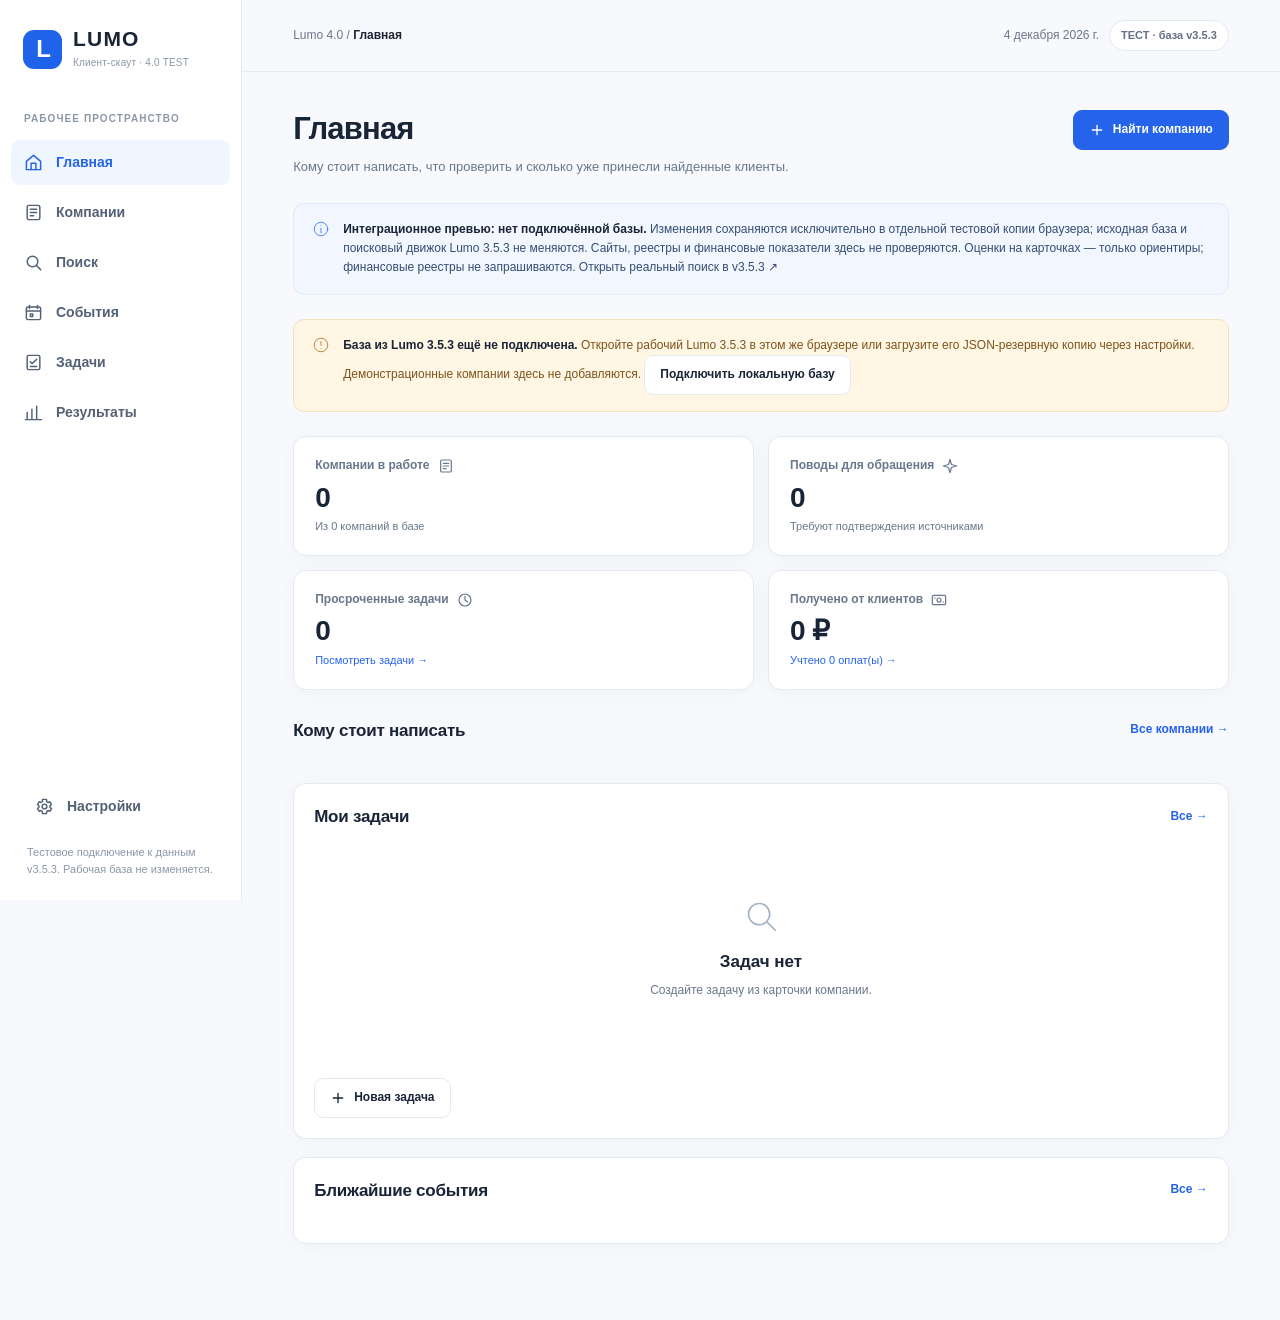
<file: preview-v4-connected/index.html>
<!doctype html>
<html lang="ru">
<head>
<meta charset="UTF-8">
<meta name="viewport" content="width=device-width, initial-scale=1">
<meta name="color-scheme" content="light">
<meta name="description" content="Lumo 4.0 — тестовое превью с изолированным снимком данных Lumo 3.5.3.">
<title>Lumo 4.0 — интеграционное превью</title>
<style>
:root{--bg:#f7f9fc;--paper:#fff;--ink:#192436;--text:#344156;--sub:#69788c;--muted:#8b98a8;--line:#e5eaf1;--blue:#2563eb;--blue-hover:#1d4ed8;--blue-bg:#eff6ff;--shadow:0 3px 20px rgba(30,52,90,.035);--radius:13px;--sidebar:242px;--found:#536174;--found-bg:#eff2f6;--research:#1d4ed8;--research-bg:#eaf2ff;--ready:#0f766e;--ready-bg:#e4f6f1;--contact:#6d28d9;--contact-bg:#f2edff;--offer:#92400e;--offer-bg:#fff4db;--won:#166534;--won-bg:#e8f7ec;--closed:#64748b;--closed-bg:#f1f5f9;--danger:#b42318;--danger-bg:#fff0ef;--warning:#ae6009;--warning-bg:#fff6e4;--ok:#0f766e;--ok-bg:#e6f7f1}
*{box-sizing:border-box}html{scroll-behavior:smooth}body{margin:0;font-family:"Golos Text",Inter,-apple-system,BlinkMacSystemFont,"Segoe UI",Arial,sans-serif;background:var(--bg);color:var(--ink);font-size:14px;line-height:1.48;-webkit-font-smoothing:antialiased}button,input,select,textarea{font:inherit}button{cursor:pointer}button:disabled{cursor:not-allowed;opacity:.55}a{color:inherit;text-decoration:none}button:focus-visible,input:focus-visible,select:focus-visible,textarea:focus-visible,a:focus-visible{outline:3px solid #96baff;outline-offset:2px}::selection{background:#d7e8ff}
.app{display:flex;min-height:100vh}.sidebar{background:var(--paper);border-right:1px solid var(--line);position:fixed;left:0;top:0;bottom:0;width:var(--sidebar);display:flex;flex-direction:column;z-index:20}.brand{display:flex;align-items:center;gap:11px;padding:28px 23px 28px}.brand-mark{width:39px;height:39px;display:grid;place-items:center;border-radius:11px;background:#1f63eb;color:#fff;font-size:24px;font-weight:800;letter-spacing:-2px}.brand strong{font-size:21px;letter-spacing:1.2px;line-height:1}.brand small{display:block;letter-spacing:.2px;font-size:10px;color:var(--muted);margin-top:4px}.nav-caption{font-size:10px;letter-spacing:1.1px;text-transform:uppercase;color:var(--muted);font-weight:750;margin:13px 24px 14px}.nav{display:grid;gap:5px;padding:0 11px}.nav a{height:45px;border-radius:9px;padding:0 13px;display:flex;gap:13px;align-items:center;color:#536176;font-weight:580}.nav a:hover{background:#f5f7fb;color:var(--ink)}.nav a.active{background:var(--blue-bg);color:var(--blue);font-weight:720}.nav a svg{flex-shrink:0;width:19px;height:19px;stroke-width:1.85}.side-bottom{margin-top:auto;padding:13px 11px 20px}.side-divider{height:1px;background:var(--line);margin:0 12px 12px}.side-note{margin:15px 16px 3px;font-size:11px;color:var(--muted);line-height:1.5}.content{margin-left:var(--sidebar);width:calc(100% - var(--sidebar));min-width:0}.topbar{height:72px;padding:0 clamp(24px,4vw,62px);display:flex;align-items:center;justify-content:space-between;background:rgba(247,249,252,.96);border-bottom:1px solid var(--line);gap:12px}.crumb{color:var(--sub);font-size:12px}.crumb strong{color:var(--ink);font-weight:620}.top-right{display:flex;gap:10px;align-items:center}.demo-badge{border:1px solid #e3e8ef;background:#fff;border-radius:25px;padding:6px 11px;color:#637085;font-size:11px;font-weight:700;white-space:nowrap}.top-date{font-size:12px;color:var(--sub);white-space:nowrap}.page{max-width:1456px;margin:0 auto;padding:38px clamp(24px,4vw,62px) 76px}.heading{display:flex;gap:22px;align-items:flex-start;justify-content:space-between;margin-bottom:27px}.heading h1{font-size:31px;font-weight:760;letter-spacing:-.8px;line-height:1.22;margin:0 0 9px}.heading p{margin:0;color:var(--sub);font-size:13px;max-width:750px}.actions{display:flex;align-items:center;gap:9px;flex-wrap:wrap}.btn{display:inline-flex;align-items:center;justify-content:center;gap:8px;min-height:40px;padding:9px 15px;border-radius:9px;border:1px solid var(--line);background:#fff;color:var(--ink);font-size:12px;font-weight:700;white-space:nowrap;transition:background .12s,border-color .12s}.btn:hover{border-color:#c8d3e3;background:#f9fbfe}.btn.primary{background:var(--blue);border-color:var(--blue);color:#fff}.btn.primary:hover{background:var(--blue-hover);border-color:var(--blue-hover)}.btn.ghost{background:transparent;border-color:transparent;color:var(--sub)}.btn.link{background:none;border:0;color:var(--blue);padding:7px 0;min-height:30px}.btn.danger-outline{color:var(--danger);border-color:#f3d4d0}.btn svg{width:16px;height:16px;stroke-width:2}.card{background:var(--paper);border:1px solid var(--line);border-radius:var(--radius);box-shadow:var(--shadow)}.card-header{display:flex;justify-content:space-between;align-items:center;gap:12px;margin-bottom:20px}.card-header h2,.section-title{margin:0;font-size:17px;font-weight:750;letter-spacing:-.25px}.muted{color:var(--sub)}.tiny{color:var(--muted);font-size:11px}.small{font-size:12px}.notice{display:flex;gap:13px;align-items:flex-start;background:#f1f6ff;border:1px solid #dfeafc;padding:16px 18px;border-radius:11px;color:#364d73;font-size:12px;line-height:1.6;margin-bottom:24px}.notice svg{height:18px;width:18px;flex:none;color:var(--blue)}.notice strong{color:var(--ink)}.notice.sober{background:#fff;border-color:var(--line)}.notice.warn{background:var(--warning-bg);border-color:#f4e1bd;color:#7d531d}.notice.warn svg{color:var(--warning)}.badge{font-size:11px;font-weight:750;padding:5px 10px;display:inline-flex;align-items:center;gap:5px;border-radius:7px;white-space:nowrap;line-height:1.3}.badge.found{background:var(--found-bg);color:var(--found)}.badge.research{background:var(--research-bg);color:var(--research)}.badge.ready{background:var(--ready-bg);color:var(--ready)}.badge.contact{background:var(--contact-bg);color:var(--contact)}.badge.offer{background:var(--offer-bg);color:var(--offer)}.badge.won{background:var(--won-bg);color:var(--won)}.badge.closed{background:var(--closed-bg);color:var(--closed)}.badge.unknown{background:var(--found-bg);color:var(--found)}.badge.review{background:var(--warning-bg);color:var(--warning)}.badge.danger{background:var(--danger-bg);color:var(--danger)}.badge.today{background:var(--warning-bg);color:var(--warning)}.badge.overdue{background:var(--danger-bg);color:var(--danger)}.badge.done{background:var(--ok-bg);color:var(--ok)}.badge.neutral{background:#f1f4f7;color:#526178}.badge.blue{background:var(--blue-bg);color:var(--blue)}.badge.outline{background:#fff;border:1px solid var(--line);color:#59687d}
.stat-grid{display:grid;grid-template-columns:repeat(4,minmax(0,1fr));gap:14px;margin-bottom:28px}.stat-card{padding:20px 21px;min-height:119px}.stat-label svg,.back svg{width:16px;height:16px;stroke-width:1.8;flex:none}.stat-label{font-size:12px;color:var(--sub);font-weight:600;display:flex;align-items:center;gap:8px}.stat-number{margin:7px 0 5px;font-size:28px;line-height:1.14;font-weight:760;letter-spacing:-.65px}.stat-foot{font-size:11px;color:var(--sub)}.stat-foot a{color:var(--blue)}.split{display:grid;grid-template-columns:minmax(0,1.65fr) minmax(295px,1fr);gap:20px}.section-space{margin-top:25px}.lead-list{display:grid;gap:11px}.lead{padding:19px 20px;display:grid;grid-template-columns:minmax(0,1fr) auto;gap:12px;align-items:center;transition:border-color .12s}.lead:hover,.company-row:hover{border-color:#cad6e9}.lead h3{font-size:15px;margin:8px 0 5px;letter-spacing:-.15px}.lead p{margin:0;color:var(--sub);font-size:12px}.lead-meta{display:flex;flex-wrap:wrap;gap:8px;align-items:center}.lead-right{display:flex;flex-direction:column;align-items:flex-end;gap:12px}.stack-card{padding:20px}.task-line{display:flex;align-items:center;justify-content:space-between;gap:12px;padding:14px 0;border-top:1px solid var(--line)}.task-line:first-of-type{border-top:0}.task-main{display:flex;align-items:flex-start;gap:9px;min-width:0}.task-main button{border:0;background:none;padding:1px;color:#8797a9;display:grid;place-items:center}.task-main button svg{width:19px;height:19px}.task-main strong{font-size:12px;font-weight:650;display:block;overflow-wrap:anywhere}.task-main span{font-size:11px;color:var(--sub)}.task-line.done-task strong{text-decoration:line-through;color:var(--muted)}.event-small{padding:14px 0;border-top:1px solid var(--line);display:flex;gap:14px;align-items:center}.event-small:first-of-type{border-top:0}.datebox{flex:none;width:48px;height:54px;background:#f2f6fa;display:grid;place-items:center;align-content:center;border-radius:8px}.datebox b{font-size:21px;line-height:1}.datebox small{font-size:10px;font-weight:750;color:var(--sub);text-transform:uppercase}.link-text{background:none;border:0;padding:0;color:var(--blue);font-weight:700;font-size:12px;text-align:left}.link-text:hover{text-decoration:underline}.soft-divider{height:1px;background:var(--line);margin:18px 0}.field{display:flex;flex-direction:column;gap:7px;min-width:0}.field label{font-size:11px;font-weight:740;color:#58667a}.input,select.input,textarea.input{appearance:none;width:100%;min-height:43px;padding:10px 13px;border-radius:9px;background:#fff;border:1px solid #dfe6ef;color:var(--ink);font-size:13px;outline:none}.input:focus{border-color:#7eabf8;box-shadow:0 0 0 3px #e7f0ff}.input::placeholder{color:#9ba6b4}textarea.input{min-height:108px;resize:vertical;line-height:1.6}select.input{appearance:auto}.toolbar{display:flex;gap:10px;flex-wrap:wrap;align-items:flex-end;margin:20px 0}.toolbar .field{min-width:142px;flex:1}.toolbar .field.grow{flex:2.2;min-width:270px}.region-pills{display:flex;gap:8px;flex-wrap:wrap;margin:13px 0}.pill{padding:8px 12px;border:1px solid var(--line);background:#fff;color:#536176;border-radius:8px;font-size:11px;font-weight:680}.pill:hover{border-color:#b6c8e0}.pill.active{color:var(--blue);background:var(--blue-bg);border-color:#c8daf8}.table-card{overflow:hidden}.table-top{padding:20px 22px 16px;display:flex;gap:12px;align-items:center;justify-content:space-between}.table-count{font-size:11px;color:var(--sub)}.company-table{width:100%;border-collapse:collapse;table-layout:fixed}.company-table thead{background:#f9fbfd}.company-table th{text-align:left;color:#7f8da0;text-transform:uppercase;letter-spacing:.5px;font-size:10px;font-weight:780;padding:13px 18px;border-top:1px solid var(--line);border-bottom:1px solid var(--line)}.company-table td{padding:18px 18px;vertical-align:middle;border-bottom:1px solid #edf1f5;font-size:12px}.company-table tbody tr:last-child td{border-bottom:0}.company-table tr[data-open]{cursor:pointer}.company-table tr[data-open]:hover{background:#fbfdff}.company-table strong{font-size:13px;color:var(--ink)}.company-table small{display:block;color:var(--sub);margin-top:5px;font-size:11px}.company-table .one-line{font-weight:620}.table-bottom{border-top:1px solid var(--line);padding:14px 21px;color:var(--sub);font-size:11px;display:flex;justify-content:space-between;gap:10px;align-items:center}.empty{padding:48px 24px;text-align:center;color:var(--sub)}.empty h3{font-size:17px;color:var(--ink);margin:8px 0}.empty p{font-size:12px;max-width:480px;margin:0 auto 18px}.empty svg{width:38px;height:38px;color:#a4b2c5}.steps{display:grid;grid-template-columns:repeat(6,minmax(0,1fr));gap:8px;margin-top:21px}.step{position:relative;background:none;border:0;padding:0;text-align:left;min-width:0;color:var(--sub)}.step .rail{height:6px;border-radius:3px;background:#e8edf3;margin-bottom:10px}.step.found .rail{background:#c4ced9}.step.research .rail{background:#8fb8fa}.step.ready .rail{background:#47b7aa}.step.contact .rail{background:#ad8cf4}.step.offer .rail{background:#e4b358}.step.won .rail{background:#7fca9b}.step.current{color:var(--ink);font-weight:740}.step.current .rail{outline:2px solid currentColor;outline-offset:3px}.step span{font-size:11px;line-height:1.25;display:block}.progress-accent{height:2px;width:50%;background:linear-gradient(90deg,#afc8ed,#70b8b8);margin-top:19px;max-width:100%;border-radius:2px}.detail-grid{display:grid;grid-template-columns:minmax(0,1.55fr) minmax(295px,1fr);gap:19px;align-items:start}.col{display:grid;gap:18px;min-width:0}.detail-card{padding:22px}.detail-card h2{font-size:17px;margin:0 0 14px}.detail-card h3{font-size:13px;margin:17px 0 7px}.detail-card p{font-size:12px;color:var(--sub);margin:7px 0;line-height:1.65}.detail-card .fact{color:var(--ink);font-weight:640;font-size:13px}.pair{display:flex;justify-content:space-between;gap:20px;padding:12px 0;border-top:1px solid var(--line);font-size:12px}.pair:first-of-type{border-top:0}.pair span:first-child{color:var(--sub)}.pair b{font-weight:680;text-align:right}.source{padding:11px 13px;border:1px solid var(--line);border-radius:8px;background:#fbfcfe;font-size:11px;color:var(--sub)}.source b{color:var(--ink)}.eyebrow{font-size:10px;text-transform:uppercase;letter-spacing:1px;font-weight:780;color:var(--muted)}.signal{display:flex;align-items:flex-start;gap:10px;padding:11px 0;border-top:1px solid var(--line)}.signal .signal-icon{width:28px;height:28px;flex:none;border-radius:8px;background:#f0f5fa;color:#65809c;display:grid;place-items:center}.signal .signal-icon svg{width:15px;height:15px}.signal b{font-size:12px;display:block}.signal span{display:block;color:var(--sub);font-size:11px;margin-top:3px}.risk-box{background:#fff9f0;border:1px solid #f5e6cc;border-radius:8px;padding:12px 13px;font-size:11px;color:#7f592a;margin:14px 0}.risk-box strong{color:#674113}.detail-compact-note{font-size:11px;color:var(--sub);margin-top:10px}.financial-grid{display:grid;grid-template-columns:1fr;gap:0}.stage-select{display:flex;flex-wrap:wrap;gap:7px;margin-top:14px}.stage-select button{padding:8px 10px;font-size:11px;border:1px solid var(--line);border-radius:8px;background:white;font-weight:650;color:var(--text)}.stage-select button[aria-pressed="true"]{background:var(--blue-bg);color:var(--blue);border-color:#b9d0f7}.priority{display:flex;align-items:center;justify-content:space-between;gap:12px;padding:13px 15px;border:1px solid var(--line);border-radius:10px;margin-top:18px;background:#fafbfd}.priority strong{font-size:12px}.priority small{display:block;font-size:11px;color:var(--sub);margin-top:3px}.priority .priority-rank{font-size:12px;font-weight:750}.priority.high .priority-rank{color:var(--ready)}.priority.medium .priority-rank{color:var(--warning)}.priority.low .priority-rank{color:var(--found)}.event-card-grid{display:grid;grid-template-columns:repeat(2,minmax(0,1fr));gap:14px}.event-card{padding:21px;display:flex;gap:14px;min-width:0}.event-body{flex:1;min-width:0}.event-body h3{font-size:15px;line-height:1.4;margin:6px 0 7px}.event-body p{font-size:11px;color:var(--sub);margin:0 0 8px}.event-count{font-size:11px;color:var(--sub);margin-top:9px}.task-table .task-record{display:grid;grid-template-columns:22px minmax(0,1fr) 155px 98px 85px;gap:13px;align-items:center;border-top:1px solid var(--line);padding:15px 20px}.task-table .task-record:first-child{border-top:0}.task-record strong{font-size:12px;display:block}.task-record small{font-size:11px;color:var(--sub)}.task-record.is-done strong{text-decoration:line-through;color:var(--muted)}.icon-btn{background:none;border:0;padding:6px;display:grid;place-items:center;border-radius:7px;color:#7c8ca1}.icon-btn:hover{background:#f1f5fa;color:var(--ink)}.icon-btn svg{width:18px;height:18px}.metric-hero{padding:28px}.metric-hero .sum{font-size:40px;letter-spacing:-1.2px;font-weight:770;margin:5px 0 3px}.revenue-bars{display:flex;align-items:end;gap:13px;height:164px;border-bottom:1px solid #dce4ef;padding:14px 2px 0}.revenue-column{flex:1;height:100%;display:flex;align-items:end;justify-content:center;position:relative}.revenue-column .bar{width:min(45px,72%);border-radius:5px 5px 0 0;background:#729def;min-height:3px}.revenue-column small{position:absolute;top:100%;left:0;right:0;text-align:center;font-size:10px;color:var(--sub);padding-top:7px}.revenue-column .bar:hover{background:#2563eb}.earnings-table{width:100%;border-collapse:collapse}.earnings-table td,.earnings-table th{border-bottom:1px solid var(--line);padding:13px 17px;text-align:left;font-size:12px}.earnings-table th{color:var(--sub);font-size:11px;font-weight:600}.earnings-table tr:last-child td{border:0}.money{font-variant-numeric:tabular-nums;font-weight:730}.select-grid{display:grid;grid-template-columns:repeat(2,minmax(0,1fr));gap:15px}.search-panel{padding:24px}.checkbox-line{display:flex;align-items:center;gap:9px;font-size:12px;color:var(--text);cursor:pointer}.checkbox-line input{accent-color:var(--blue);width:15px;height:15px}.search-results{display:grid;gap:10px}.search-result{display:flex;align-items:flex-start;justify-content:space-between;gap:16px;padding:18px}.search-result h3{margin:4px 0 5px;font-size:15px}.search-result p{font-size:12px;color:var(--sub);margin:0}.search-result .badges{display:flex;gap:7px;flex-wrap:wrap;margin-top:11px}.legend-grid{display:grid;grid-template-columns:repeat(2,minmax(0,1fr));gap:10px}.legend-row{padding:13px;border:1px solid var(--line);border-radius:9px;display:flex;align-items:center;justify-content:space-between;gap:10px}.legend-row small{color:var(--sub);font-size:11px}.form-error{color:var(--danger);font-size:12px;min-height:16px;margin-top:5px}.mobile-head,.mobile-nav{display:none}.overlay{position:fixed;inset:0;background:rgba(15,32,57,.44);z-index:60;display:flex;align-items:center;justify-content:center;padding:16px}.modal{width:min(535px,100%);max-height:92vh;overflow:auto;background:#fff;border-radius:15px;box-shadow:0 35px 105px rgba(22,36,55,.2);padding:26px}.modal-head{display:flex;justify-content:space-between;gap:12px;align-items:flex-start;margin-bottom:22px}.modal h2{margin:0 0 6px;font-size:21px}.modal p{font-size:12px;color:var(--sub);margin:0}.modal-grid{display:grid;gap:14px}.modal-footer{display:flex;justify-content:flex-end;gap:9px;margin-top:20px}.toast{position:fixed;right:25px;bottom:26px;background:#192436;color:#fff;padding:11px 15px;border-radius:9px;z-index:90;max-width:330px;box-shadow:0 12px 40px #0002;font-size:12px;pointer-events:none}.spacer8{height:8px}.mt8{margin-top:8px}.mt12{margin-top:12px}.mt18{margin-top:18px}.mb10{margin-bottom:10px}.flex-between{display:flex;align-items:center;justify-content:space-between;gap:10px}.max-read{max-width:770px}.text-danger{color:var(--danger)}.hint{border-bottom:1px dotted #9ba9bb;cursor:help}.group-title{display:flex;align-items:center;justify-content:space-between;margin:28px 0 14px}.group-title h2{font-size:16px;margin:0}.result-inset{padding:18px;border:1px solid var(--line);border-radius:10px;background:#fbfcfe}.kpi-note{margin-top:9px;color:var(--sub);font-size:11px}.search-checks{display:flex;flex-wrap:wrap;gap:15px}.status-sample{display:flex;flex-wrap:wrap;gap:9px}.result-grid{display:grid;grid-template-columns:repeat(2,minmax(0,1fr));gap:17px}.muted-block{font-size:12px;color:var(--sub);padding:12px 14px;background:#f7f9fc;border-radius:9px}.back{display:inline-flex;align-items:center;gap:7px;color:var(--blue);border:0;background:none;padding:0;margin-bottom:17px;font-size:12px;font-weight:690}.revenue-source{font-size:11px;color:var(--sub);margin-top:13px}.demo-ribbon{background:#fff;border:1px dashed #cbd7e8;color:#66768d;border-radius:9px;font-size:11px;padding:9px 12px;margin-bottom:20px}
body.compact .company-table td{padding-top:10px;padding-bottom:10px}body.compact .task-record{padding-top:9px;padding-bottom:9px}body.compact .lead{padding:12px}
@media(max-width:1280px){.stat-grid{grid-template-columns:repeat(2,minmax(0,1fr))}.detail-grid,.split{grid-template-columns:1fr}.event-card-grid{grid-template-columns:1fr}.company-table th,.company-table td{padding-left:11px;padding-right:11px}}@media(max-width:950px){:root{--sidebar:205px}.sidebar .nav a{font-size:12px}.sidebar .brand{padding-left:16px}.page{padding:30px 22px 60px}.topbar{padding:0 22px}.company-table th:nth-child(3),.company-table td:nth-child(3){display:none}}@media(max-width:720px){.sidebar{display:none}.content{margin-left:0;width:100%}.topbar{height:56px;padding:0 17px}.top-date{display:none}.mobile-head{display:block;font-weight:790;font-size:17px;letter-spacing:.7px}.crumb{display:none}.mobile-nav{display:flex;align-items:center;position:fixed;bottom:0;left:0;right:0;height:69px;padding:5px 3px max(6px,env(safe-area-inset-bottom));z-index:35;background:#fff;border-top:1px solid var(--line);overflow-x:auto}.mobile-nav a{min-width:48px;flex:1;display:flex;flex-direction:column;align-items:center;justify-content:center;color:#65748a;font-size:9px;gap:3px;padding:4px 2px}.mobile-nav a.active{color:var(--blue);font-weight:750}.mobile-nav svg{width:20px;height:20px}.page{padding:22px 15px 105px}.heading{flex-direction:column;gap:15px;margin-bottom:17px}.heading h1{font-size:25px}.heading .actions{width:100%}.stat-grid{gap:9px}.stat-card{padding:15px;min-height:112px}.stat-number{font-size:24px}.stat-label{font-size:11px}.lead{padding:14px;grid-template-columns:1fr}.lead-right{flex-direction:row;align-items:center;justify-content:space-between}.detail-card,.stack-card{padding:17px}.steps{gap:5px}.step span{font-size:9px}.toolbar .field,.toolbar .field.grow{min-width:135px;flex:1 1 100%}.company-table,.company-table tbody,.company-table tr,.company-table td{display:block;width:100%}.company-table thead{display:none}.company-table tr{padding:13px 17px;border-bottom:1px solid var(--line)}.company-table td{padding:4px 0!important;border:0}.company-table td:nth-child(3){display:block}.company-table tr td:last-child{margin-top:6px}.company-table tr:last-child{border:0}.table-bottom{font-size:10px}.select-grid,.legend-grid,.result-grid{grid-template-columns:1fr}.event-card-grid{grid-template-columns:1fr}.task-table .task-record{grid-template-columns:20px minmax(0,1fr) auto;gap:8px}.task-record .task-date{grid-column:2}.task-record .task-controls{grid-column:3;grid-row:1/3}.task-record .task-company{display:none}.metric-hero .sum{font-size:32px}.search-result{flex-direction:column}.search-result .actions{width:100%}.heading .btn{flex:1}.topbar .demo-badge{font-size:10px}.overlay{align-items:flex-end;padding:0}.modal{width:100%;max-height:90vh;border-radius:18px 18px 0 0;padding:20px}.toast{bottom:82px;left:15px;right:15px;max-width:none}.region-pills{gap:6px}}
@media(prefers-reduced-motion:reduce){html{scroll-behavior:auto}*{transition:none!important}}
</style>
</head>
<body>
<div id="app"></div>
<script>
'use strict';
const DB_KEY='lumo_v4_integrated_stage_v1';
const CORE_KEY='ai_client_scout_v1';
const CORE_CITIES={"izhevsk":{"name":"Ижевск","region":"Удмуртская Республика"},"votkinsk":{"name":"Воткинск","region":"Удмуртская Республика"},"sarapul":{"name":"Сарапул","region":"Удмуртская Республика"},"glazov":{"name":"Глазов","region":"Удмуртская Республика"},"mozga":{"name":"Можга","region":"Удмуртская Республика"},"krasnogorsk":{"name":"Красногорское","region":"Удмуртская Республика"},"zavyalovo":{"name":"Завьялово","region":"Удмуртская Республика"},"perevoz":{"name":"Перевозное","region":"Удмуртская Республика"},"kamenka":{"name":"Каменка","region":"Удмуртская Республика"},"nechkino":{"name":"Нечкино","region":"Удмуртская Республика"},"chaikovsky":{"name":"Чайковский","region":"Пермский край"},"perm":{"name":"Пермь","region":"Пермский край"},"kazan":{"name":"Казань","region":"Республика Татарстан"},"nabchelny":{"name":"Набережные Челны","region":"Республика Татарстан"},"kirov":{"name":"Киров","region":"Кировская область"},"yekaterinburg":{"name":"Екатеринбург","region":"Свердловская область"},"nyzhny":{"name":"Нижний Новгород","region":"Нижегородская область"},"moscow":{"name":"Москва","region":"Москва"},"spb":{"name":"Санкт-Петербург","region":"Санкт-Петербург"},"ufa":{"name":"Уфа","region":"Республика Башкортостан"},"maykop":{"name":"Майкоп","region":"Республика Адыгея"},"gornoaltaysk":{"name":"Горно-Алтайск","region":"Республика Алтай"},"barnaul":{"name":"Барнаул","region":"Алтайский край"},"biysk":{"name":"Бийск","region":"Алтайский край"},"blagoveshchensk":{"name":"Благовещенск","region":"Амурская область"},"arkhangelsk":{"name":"Архангельск","region":"Архангельская область"},"severodvinsk":{"name":"Северодвинск","region":"Архангельская область"},"astrakhan":{"name":"Астрахань","region":"Астраханская область"},"belgorod":{"name":"Белгород","region":"Белгородская область"},"stary_oskol":{"name":"Старый Оскол","region":"Белгородская область"},"bryansk":{"name":"Брянск","region":"Брянская область"},"ulanude":{"name":"Улан-Удэ","region":"Республика Бурятия"},"vladimir":{"name":"Владимир","region":"Владимирская область"},"volgograd":{"name":"Волгоград","region":"Волгоградская область"},"volzhsky":{"name":"Волжский","region":"Волгоградская область"},"vologda":{"name":"Вологда","region":"Вологодская область"},"cherepovets":{"name":"Череповец","region":"Вологодская область"},"voronezh":{"name":"Воронеж","region":"Воронежская область"},"makhachkala":{"name":"Махачкала","region":"Республика Дагестан"},"birobidzhan":{"name":"Биробиджан","region":"Еврейская автономная область"},"chita":{"name":"Чита","region":"Забайкальский край"},"ivanovo":{"name":"Иваново","region":"Ивановская область"},"magas":{"name":"Магас","region":"Республика Ингушетия"},"irkutsk":{"name":"Иркутск","region":"Иркутская область"},"bratsk":{"name":"Братск","region":"Иркутская область"},"nalchik":{"name":"Нальчик","region":"Кабардино-Балкарская Республика"},"kaliningrad":{"name":"Калининград","region":"Калининградская область"},"elista":{"name":"Элиста","region":"Республика Калмыкия"},"kaluga":{"name":"Калуга","region":"Калужская область"},"obninsk":{"name":"Обнинск","region":"Калужская область"},"petropavlovsk":{"name":"Петропавловск-Камчатский","region":"Камчатский край"},"cherkessk":{"name":"Черкесск","region":"Карачаево-Черкесская Республика"},"petrozavodsk":{"name":"Петрозаводск","region":"Республика Карелия"},"kemerovo":{"name":"Кемерово","region":"Кемеровская область — Кузбасс"},"novokuznetsk":{"name":"Новокузнецк","region":"Кемеровская область — Кузбасс"},"kostroma":{"name":"Кострома","region":"Костромская область"},"krasnodar":{"name":"Краснодар","region":"Краснодарский край"},"sochi":{"name":"Сочи","region":"Краснодарский край"},"novorossiysk":{"name":"Новороссийск","region":"Краснодарский край"},"krasnoyarsk":{"name":"Красноярск","region":"Красноярский край"},"norilsk":{"name":"Норильск","region":"Красноярский край"},"kurgan":{"name":"Курган","region":"Курганская область"},"kursk":{"name":"Курск","region":"Курская область"},"gatchina":{"name":"Гатчина","region":"Ленинградская область"},"vsevolozhsk":{"name":"Всеволожск","region":"Ленинградская область"},"vyborg":{"name":"Выборг","region":"Ленинградская область"},"sosnovy_bor":{"name":"Сосновый Бор","region":"Ленинградская область"},"lipetsk":{"name":"Липецк","region":"Липецкая область"},"magadan":{"name":"Магадан","region":"Магаданская область"},"yoshkarola":{"name":"Йошкар-Ола","region":"Республика Марий Эл"},"saransk":{"name":"Саранск","region":"Республика Мордовия"},"krasnogorsk_mo":{"name":"Красногорск","region":"Московская область"},"balashikha":{"name":"Балашиха","region":"Московская область"},"podolsk":{"name":"Подольск","region":"Московская область"},"khimki":{"name":"Химки","region":"Московская область"},"murmansk":{"name":"Мурманск","region":"Мурманская область"},"naryanmar":{"name":"Нарьян-Мар","region":"Ненецкий автономный округ"},"v_novgorod":{"name":"Великий Новгород","region":"Новгородская область"},"novosibirsk":{"name":"Новосибирск","region":"Новосибирская область"},"omsk":{"name":"Омск","region":"Омская область"},"orenburg":{"name":"Оренбург","region":"Оренбургская область"},"orsk":{"name":"Орск","region":"Оренбургская область"},"orel":{"name":"Орёл","region":"Орловская область"},"penza":{"name":"Пенза","region":"Пензенская область"},"vladivostok":{"name":"Владивосток","region":"Приморский край"},"pskov":{"name":"Псков","region":"Псковская область"},"rostov":{"name":"Ростов-на-Дону","region":"Ростовская область"},"taganrog":{"name":"Таганрог","region":"Ростовская область"},"ryazan":{"name":"Рязань","region":"Рязанская область"},"samara":{"name":"Самара","region":"Самарская область"},"tolyatti":{"name":"Тольятти","region":"Самарская область"},"saratov":{"name":"Саратов","region":"Саратовская область"},"balakovo":{"name":"Балаково","region":"Саратовская область"},"engels":{"name":"Энгельс","region":"Саратовская область"},"yuzhnosakhalinsk":{"name":"Южно-Сахалинск","region":"Сахалинская область"},"smolensk":{"name":"Смоленск","region":"Смоленская область"},"stavropol":{"name":"Ставрополь","region":"Ставропольский край"},"pyatigorsk":{"name":"Пятигорск","region":"Ставропольский край"},"tambov":{"name":"Тамбов","region":"Тамбовская область"},"tver":{"name":"Тверь","region":"Тверская область"},"tomsk":{"name":"Томск","region":"Томская область"},"tula":{"name":"Тула","region":"Тульская область"},"tyumen":{"name":"Тюмень","region":"Тюменская область"},"tobolsk":{"name":"Тобольск","region":"Тюменская область"},"kyzyl":{"name":"Кызыл","region":"Республика Тыва"},"ulyanovsk":{"name":"Ульяновск","region":"Ульяновская область"},"dimitrovgrad":{"name":"Димитровград","region":"Ульяновская область"},"khabarovsk":{"name":"Хабаровск","region":"Хабаровский край"},"komsomolsk":{"name":"Комсомольск-на-Амуре","region":"Хабаровский край"},"abakan":{"name":"Абакан","region":"Республика Хакасия"},"khantymansiysk":{"name":"Ханты-Мансийск","region":"Ханты-Мансийский автономный округ — Югра"},"surgut":{"name":"Сургут","region":"Ханты-Мансийский автономный округ — Югра"},"nizhnevartovsk":{"name":"Нижневартовск","region":"Ханты-Мансийский автономный округ — Югра"},"grozny":{"name":"Грозный","region":"Чеченская Республика"},"chelyabinsk":{"name":"Челябинск","region":"Челябинская область"},"magnitogorsk":{"name":"Магнитогорск","region":"Челябинская область"},"cheboksary":{"name":"Чебоксары","region":"Чувашская Республика"},"anadyr":{"name":"Анадырь","region":"Чукотский автономный округ"},"yakutsk":{"name":"Якутск","region":"Республика Саха (Якутия)"},"salekhard":{"name":"Салехард","region":"Ямало-Ненецкий автономный округ"},"noyabrsk":{"name":"Ноябрьск","region":"Ямало-Ненецкий автономный округ"},"novy_urengoy":{"name":"Новый Уренгой","region":"Ямало-Ненецкий автономный округ"},"yaroslavl":{"name":"Ярославль","region":"Ярославская область"},"rybinsk":{"name":"Рыбинск","region":"Ярославская область"},"syktyvkar":{"name":"Сыктывкар","region":"Республика Коми"},"ukhta":{"name":"Ухта","region":"Республика Коми"},"vladikavkaz":{"name":"Владикавказ","region":"Республика Северная Осетия — Алания"},"simferopol":{"name":"Симферополь","region":"Республика Крым"},"yalta":{"name":"Ялта","region":"Республика Крым"},"kerch":{"name":"Керчь","region":"Республика Крым"},"sevastopol_city":{"name":"Севастополь","region":"Севастополь"},"nizhny_tagil":{"name":"Нижний Тагил","region":"Свердловская область"},"nizhnekamsk":{"name":"Нижнекамск","region":"Республика Татарстан"},"almetevsk":{"name":"Альметьевск","region":"Республика Татарстан"},"sterlitamak":{"name":"Стерлитамак","region":"Республика Башкортостан"},"dzerzhinsk":{"name":"Дзержинск","region":"Нижегородская область"},"berezniki":{"name":"Березники","region":"Пермский край"}};
const STAGES=[['found','Найдено'],['research','Изучаем'],['ready','Подходит'],['contact','На связи'],['offer','Предложение'],['won','Получен заказ'],['closed','Закрыто']];
const PHASES=Object.fromEntries(STAGES);
const REGIONS=['Удмуртия','Татарстан','Пермский край','Башкирия'];
const SECTORS=['Промышленность','Сельское хозяйство','Строительство','Логистика','Услуги','Торговля','Медицина','Девелопмент'];
const ICONS={home:'<path d="M3 10.5 12 3l9 7.5V21H3z"/><path d="M9 21v-8h6v8"/>',companies:'<rect x="4" y="3" width="16" height="18" rx="2"/><path d="M8 8h8M8 12h8M8 16h4"/>',search:'<circle cx="10.8" cy="10.8" r="6.7"/><path d="m16 16 5 5"/>',events:'<rect x="3" y="5" width="18" height="16" rx="2"/><path d="M7 3v4M17 3v4M3 10h18M8 14h3v3H8z"/>',tasks:'<rect x="4" y="3" width="16" height="18" rx="2"/><path d="m8 11 2.2 2.2L16 8M8 17h8"/>',results:'<path d="M4 20V12M10 20V8M16 20V4M22 21H2"/>',settings:'<circle cx="12" cy="12" r="3"/><path d="M19 12a7 7 0 0 0-.1-1l2-1.5-2-3.5-2.4 1a8 8 0 0 0-1.7-1L14.5 3h-5l-.3 3a8 8 0 0 0-1.7 1l-2.4-1-2 3.5L5 11a7 7 0 0 0 0 2l-1.9 1.5 2 3.5 2.4-1a8 8 0 0 0 1.7 1l.3 3h5l.3-3a8 8 0 0 0 1.7-1l2.4 1 2-3.5-2-1.5a7 7 0 0 0 .1-1z"/>',plus:'<path d="M12 5v14M5 12h14"/>',arrow:'<path d="M4 12h16m-7-7 7 7-7 7"/>',back:'<path d="m15 18-6-6 6-6"/>',check:'<path d="m5 12 4 4L19 6"/>',circle:'<circle cx="12" cy="12" r="9"/>',info:'<circle cx="12" cy="12" r="9"/><path d="M12 11v6M12 7h.01"/>',alert:'<path d="m12 3 10 18H2L12 3zM12 9v5M12 18h.01"/>',x:'<path d="M5 5l14 14M19 5 5 19"/>',download:'<path d="M12 3v13m-4-4 4 4 4-4M4 18v3h16v-3"/>',filter:'<path d="M4 7h16M7 12h10M10 17h4"/>',save:'<path d="M4 4h14l3 3v13H4zM8 4v6h9V4M8 20v-7h9v7"/>',building:'<rect x="4" y="3" width="16" height="18" rx="1"/><path d="M9 7h2M14 7h2M9 11h2M14 11h2M10 21v-5h4v5"/>',shield:'<path d="M12 2 20 6v6c0 5.1-3 8.2-8 10-5-1.8-8-4.9-8-10V6z"/><path d="m9 12 2 2 4-4"/>',clock:'<circle cx="12" cy="12" r="9"/><path d="M12 6v6l4 3"/>',eye:'<path d="M2 12s4-7 10-7 10 7 10 7-4 7-10 7S2 12 2 12z"/><circle cx="12" cy="12" r="3"/>',chevron:'<path d="m9 18 6-6-6-6"/>',cash:'<rect x="2" y="5" width="20" height="14" rx="2"/><circle cx="12" cy="12" r="3"/><path d="M5 9h1m12 6h1"/>',trash:'<path d="M4 7h16M10 4h4M6 7l1 14h10l1-14M10 11v6m4-6v6"/>',spark:'<path d="m12 2 2.2 7.8L22 12l-7.8 2.2L12 22l-2.2-7.8L2 12l7.8-2.2z"/>'};
const icon=(name,extra='')=>`<svg ${extra} viewBox="0 0 24 24" fill="none" stroke="currentColor" stroke-linecap="round" stroke-linejoin="round" aria-hidden="true">${ICONS[name]||ICONS.circle}</svg>`;
const esc=(v)=>String(v??'').replace(/[&<>"']/g,ch=>({'&':'&amp;','<':'&lt;','>':'&gt;','"':'&quot;',"'":'&#39;'}[ch]));
const money=(n)=>new Intl.NumberFormat('ru-RU',{maximumFractionDigits:0}).format(Number(n)||0)+' ₽';
const iso=(offset=0)=>{const d=new Date();d.setHours(12,0,0,0);d.setDate(d.getDate()+offset);return [d.getFullYear(),String(d.getMonth()+1).padStart(2,'0'),String(d.getDate()).padStart(2,'0')].join('-')};
const fmtDate=(v,options={day:'numeric',month:'long'})=>{if(!v)return 'Нет даты';let d=new Date(v+'T12:00:00');return isNaN(d)?'Нет даты':new Intl.DateTimeFormat('ru-RU',options).format(d)};
const shortDate=v=>fmtDate(v,{day:'numeric',month:'short'});
const safeId=id=>String(id??'').replace(/[^a-z0-9_\-]/gi,'');
const seedCompanies=[];
const seedEvents=[];
const seedTasks=[];
const seedPayments=[];
// v4 integration phase 1: READ snapshot from v3.5.3, all writes restricted to DB_KEY.
const CORE_STAGE_GROUPS={DISCOVERY:'found',QUALIFICATION:'research',BUSINESS_ANALYSIS:'research',CONTENT_AUDIT:'research',CONTENT_GAP:'research',LEAD_SCORE:'ready',OFFER:'offer',LPR:'ready',RISK:'research',OUTREACH:'contact',FEEDBACK:'contact',WON:'won',LOST:'closed',PARKED:'closed'};
const CORE_SECTOR_LABELS={manufacturing:'Промышленность',food:'Промышленность',furniture:'Промышленность',energy:'Промышленность',agriculture:'Сельское хозяйство',construction:'Строительство',logistics:'Логистика',services:'Услуги',hospitality:'Услуги',tourism:'Услуги',medical:'Медицина',education:'Услуги',it:'Услуги',retail:'Торговля'};
function shortRegion(s){s=String(s||'');if(/удмурт/i.test(s))return 'Удмуртия';if(/татарстан/i.test(s))return 'Татарстан';if(/пермск/i.test(s))return 'Пермский край';if(/башкортост|башкири/i.test(s))return 'Башкирия';return s||'Не указан'}
function parseCoreCandidate(raw){let p;try{p=JSON.parse(raw)}catch(_){return null}if(!p||!Array.isArray(p.leads)||!Array.isArray(p.tasks||[])||p.v!==2)return null;if(p.leads.length>50000)return null;return p}
function mapCoreCompany(l){const city=CORE_CITIES[String(l.cityKey||'')]||{},g=l.geo||{};
 const town=String(g.localityName||l.actualCityName||city.name||l.cityKey||'Не определён');
 const region=shortRegion(g.regionName||city.region||l.region||'');
 const facts=l.facts||{},note=String(facts.notes||'');
 const rawContact=(Array.isArray(l.contacts)?l.contacts:[]).slice(0,3).map(x=>[x.name||x.roleLabel||'',(x.channels||[]).map(y=>y.value||'').filter(Boolean).join(', ')].filter(Boolean).join(': ')).filter(Boolean).join(' | ');
 return {id:String(l.id||''),name:String(l.name||'Компания без названия'),town,region,sector:CORE_SECTOR_LABELS[l.industry]||'Услуги',stage:CORE_STAGE_GROUPS[l.stage]||'found',coreStage:String(l.stage||'DISCOVERY'),sourceDemo:!!(l.isDemo||l.simulated),archived:!!l.archived,reason:String(l.description||facts.notes||'').slice(0,400),content:String(l.products||'').slice(0,350),marketing:'unknown',photoMonths:null,videoMonths:null,socialMonths:null,finance:'unknown',financeNote:'Реестры финансовых рисков в Lumo 4.0 не подключены.',contact:rawContact.slice(0,250),note:note.slice(0,12000),eventIds:[],website:String(l.website||''),registryINN:String((l.registryProfile||{}).inn||l.inn||''),leadScore:Number(l.analysis?.score?.points)||null};
}
function stageFromCore(core){
 const rows=(core.leads||[]).filter(l=>l&&typeof l==='object'&&l.id).map(mapCoreCompany);
 const safeIds=new Set(rows.map(x=>x.id));
 const tasks=(core.tasks||[]).filter(t=>t&&safeIds.has(String(t.leadId||''))).map(t=>({id:String(t.id),companyId:String(t.leadId),title:String(t.title||''),due:String(t.dueAt||'').slice(0,10)||iso(0),done:t.status==='DONE',coreStatus:String(t.status||'OPEN'),priority:String(t.priority||'NORMAL')}));
 return {version:1,companies:rows,tasks,payments:[],settings:{compact:false,showClosed:false},createdAt:new Date().toISOString(),source:{kind:'v353-snapshot',count:rows.length,capturedAt:new Date().toISOString(),version:core.version||'3.5.3'}};
}
function seed(){return {version:1,companies:[],tasks:[],payments:[],settings:{compact:false,showClosed:false},createdAt:new Date().toISOString(),source:{kind:'empty'}}}
function readCore(){let raw;try{raw=localStorage.getItem(CORE_KEY)}catch(_){return null}return parseCoreCandidate(raw)}
function load(){try{const s=JSON.parse(localStorage.getItem(DB_KEY));if(s&&s.version===1&&Array.isArray(s.companies)&&Array.isArray(s.tasks)&&Array.isArray(s.payments)&&s.settings)return s;}catch(_){}let core=readCore();return core?stageFromCore(core):seed()}
function safeRefreshCore(core){const stage=stageFromCore(core);db=stage;save();ui.modal=null;render();toast('Снимок Lumo 3.5.3 загружен: '+stage.companies.length+' компаний. Рабочая база не изменена.');}
function emptyOnboard(){return `<div class="notice warn"><svg viewBox="0 0 24 24" fill="none" stroke="currentColor"><circle cx="12" cy="12" r="9"/><path d="M12 7v6m0 3v1"/></svg><div><strong>База из Lumo 3.5.3 ещё не подключена.</strong> Откройте <a target="_blank" rel="noopener" href="https://kuznecovph.github.io/Lumo/">рабочий Lumo 3.5.3</a> в этом же браузере или загрузите его JSON-резервную копию через настройки. Демонстрационные компании здесь не добавляются. <button type="button" class="btn" data-action="refresh-core">Подключить локальную базу</button></div></div>`}
let db=load();let ui={view:'home',companyId:null,eventId:null,filter:{q:'',region:'',sector:'',stage:'',finance:'',sort:'priority',reasonOnly:false},taskFilter:'open',eventRegion:'',search:{q:'',region:'',sector:'',hasEvent:false,activeOnly:false,done:false},modal:null,returnFocus:null};
const company=id=>db.companies.find(c=>c.id===id);
const event=id=>seedEvents.find(e=>e.id===id);
const save=()=>{try{localStorage.setItem(DB_KEY,JSON.stringify(db))}catch(e){toast('Не удалось сохранить данные в браузере')}};
const paymentTotal=id=>db.payments.filter(p=>p.companyId===id).reduce((s,p)=>s+(Number(p.amount)||0),0);
const openTasks=()=>db.tasks.filter(t=>!t.done);
const overdue=()=>openTasks().filter(t=>t.due<iso(0));
const stagesBefore=['found','research','ready','contact','offer','won'];
function companyPriority(c){if(db.source?.kind==='v353-snapshot' && !String(c.id||'').startsWith('cmanual')){const score=c.leadScore;return Number.isFinite(score)?(score>=75?'high':score>=45?'medium':'low'):'low'}let n=0; if(c.reason)n+=2;if(c.marketing==='active')n+=2;if(c.marketing==='medium')n+=1;if(c.eventIds?.length)n+=1;if(c.stage==='contact'||c.stage==='offer')n+=1;if(c.finance==='danger')n-=3;if(c.stage==='closed')n-=5;return n>=4?'high':n>=2?'medium':'low'}
const priorityText={high:'Высокий',medium:'Средний',low:'Низкий'};
function financeBadge(s){return s==='danger'?`<span class="badge danger" title="Есть учебный сигнал риска, финансовая проверка не подключена">Риск: проверить</span>`:s==='review'?`<span class="badge review" title="Долги, суды и отчётность не проверены">Нужна проверка</span>`:`<span class="badge unknown" title="Отсутствие сведений не означает отсутствие долгов">Нет данных</span>`}
const stageBadge=stage=>`<span class="badge ${esc(stage)}">${esc(PHASES[stage]||'Не указан')}</span>`;
const riskText=s=>s==='danger'?'Есть условный риск':s==='review'?'Нужна проверка':'Нет данных';
const dueStatus=t=>t.done?'done':t.due<iso(0)?'overdue':t.due===iso(0)?'today':'neutral';
const dueLabel=t=>t.done?'Готово':t.due<iso(0)?'Просрочено':t.due===iso(0)?'Сегодня':t.due===iso(1)?'Завтра':shortDate(t.due);
function toast(message){document.querySelector('.toast')?.remove();const el=document.createElement('div');el.className='toast';el.role='status';el.textContent=message;document.body.append(el);clearTimeout(toast.timer);toast.timer=setTimeout(()=>el.remove(),3300)}
const htmlButton=(label,action,id='',kind='')=>`<button class="btn ${kind}" type="button" data-action="${esc(action)}" data-id="${esc(id)}">${label}</button>`;
const navList=[['home','Главная','home'],['companies','Компании','companies'],['search','Поиск','search'],['events','События','events'],['tasks','Задачи','tasks'],['results','Результаты','results']];
function navMarkup(mobile=false){return navList.map(([path,label,ic])=>`<a href="#/${path}" class="${ui.view===path||(ui.view==='company'&&path==='companies')||(ui.view==='event'&&path==='events')?'active':''}" ${ui.view===path?'aria-current="page"':''} title="${label}">${icon(ic)}<span>${label}</span></a>`).join('')+(mobile?'':`<div class="side-divider"></div><a href="#/settings" class="${ui.view==='settings'?'active':''}">${icon('settings')}<span>Настройки</span></a>`)}
function shell(body){const parent=ui.view==='company'?'Компании':ui.view==='event'?'События':({home:'Главная',companies:'Компании',search:'Поиск',events:'События',tasks:'Задачи',results:'Результаты',settings:'Настройки'})[ui.view];return `<div class="app"><aside class="sidebar"><div class="brand"><div class="brand-mark" aria-hidden="true">L</div><div><strong>LUMO</strong><small>Клиент-скаут · 4.0 TEST</small></div></div><div class="nav-caption">Рабочее пространство</div><nav class="nav" aria-label="Основная навигация">${navList.map(([path,label,ic])=>`<a href="#/${path}" class="${ui.view===path||(ui.view==='company'&&path==='companies')||(ui.view==='event'&&path==='events')?'active':''}">${icon(ic)}<span>${label}</span></a>`).join('')}</nav><div class="side-bottom"><nav class="nav" aria-label="Настройки"><a href="#/settings" class="${ui.view==='settings'?'active':''}">${icon('settings')}<span>Настройки</span></a></nav><p class="side-note">Тестовое подключение к данным v3.5.3. Рабочая база не изменяется.</p></div></aside><main class="content"><header class="topbar"><span class="mobile-head">LUMO</span><div class="crumb">Lumo 4.0 / <strong>${esc(parent||'Главная')}</strong></div><div class="top-right"><span class="top-date">${esc(fmtDate(iso(0),{day:'numeric',month:'long',year:'numeric'}))}</span><span class="demo-badge" title="Данные и события вымышленные. Реальный поиск и реестры не подключены.">ТЕСТ · база v3.5.3</span></div></header><div class="page">${body}</div></main><nav class="mobile-nav" aria-label="Мобильное меню">${navMarkup(true)}<a href="#/settings" class="${ui.view==='settings'?'active':''}">${icon('settings')}<span>Ещё</span></a></nav></div>${ui.modal?renderModal():''}`}
const header=(title,descr='',action='')=>`<div class="heading"><div><h1>${title}</h1>${descr?`<p>${descr}</p>`:''}</div>${action?`<div class="actions">${action}</div>`:''}</div>`;
const demoNotice=(extra='')=>`<div class="notice">${icon('info')}<div><strong>Интеграционное превью: ${db.source?.kind==='v353-snapshot'?db.companies.length+' компаний из снимка Lumo 3.5.3':'нет подключённой базы'}.</strong> Изменения сохраняются исключительно в отдельной тестовой копии браузера; исходная база и поисковый движок Lumo 3.5.3 не меняются. Сайты, реестры и финансовые показатели здесь не проверяются. ${extra} <a href="https://kuznecovph.github.io/Lumo/#/discovery" target="_blank" rel="noopener">Открыть реальный поиск в v3.5.3 ↗</a></div></div>`;
const simpleEmpty=(title,descr,button='')=>`<div class="empty">${icon('search')}<h3>${title}</h3><p>${descr}</p>${button}</div>`;
function home(){
 const relevant=db.companies.filter(c=>c.stage!=='closed'&&['ready','research','found'].includes(c.stage)).sort((a,b)=>({high:3,medium:2,low:1}[companyPriority(b)]-({high:3,medium:2,low:1}[companyPriority(a)]))).slice(0,3);
 const total=db.payments.reduce((s,p)=>s+p.amount,0),upcoming=seedEvents.filter(e=>e.date>=iso(0)).sort((a,b)=>a.date.localeCompare(b.date)).slice(0,2);
 return header('Главная','Кому стоит написать, что проверить и сколько уже принесли найденные клиенты.',htmlButton(`${icon('plus')} Найти компанию`,'go','search','primary'))+
 demoNotice('Оценки на карточках — только ориентиры; финансовые реестры не запрашиваются.')+(db.source?.kind==='empty'?emptyOnboard():'')+
 `<section class="stat-grid" aria-label="Ключевые показатели">
  <article class="card stat-card"><div class="stat-label">Компании в работе ${icon('companies')}</div><div class="stat-number">${db.companies.filter(c=>!['found','closed'].includes(c.stage)).length}</div><div class="stat-foot">Из ${db.companies.length} компаний в базе</div></article>
  <article class="card stat-card"><div class="stat-label">Поводы для обращения ${icon('spark')}</div><div class="stat-number">${db.companies.filter(c=>c.reason&&c.stage!=='closed').length}</div><div class="stat-foot">Требуют подтверждения источниками</div></article>
  <article class="card stat-card"><div class="stat-label">Просроченные задачи ${icon('clock')}</div><div class="stat-number">${overdue().length}</div><div class="stat-foot"><a href="#/tasks">Посмотреть задачи →</a></div></article>
  <article class="card stat-card"><div class="stat-label">Получено от клиентов ${icon('cash')}</div><div class="stat-number">${money(total)}</div><div class="stat-foot"><a href="#/results">Учтено ${db.payments.length} оплат(ы) →</a></div></article>
 </section><div class="split"><section><div class="card-header"><h2>Кому стоит написать</h2><a href="#/companies" class="link-text">Все компании →</a></div><div class="lead-list">${relevant.map(c=>`<article class="card lead"><div><div class="lead-meta"><span class="badge outline">${esc(c.region)}</span>${stageBadge(c.stage)}<span class="badge ${companyPriority(c)==='high'?'ready':'neutral'}">${priorityText[companyPriority(c)]} приоритет</span></div><h3>${esc(c.name)}</h3><p>${esc(c.reason)}</p><p style="margin-top:8px">${esc(c.town)} · ${esc(c.sector)}</p></div><div class="lead-right">${financeBadge(c.finance)}<a class="link-text" href="#/company/${esc(c.id)}">Открыть →</a></div></article>`).join('')}</div></section><div class="col"><section class="card stack-card"><div class="card-header"><h2>Мои задачи</h2><a href="#/tasks" class="link-text">Все →</a></div>${openTasks().sort((a,b)=>a.due.localeCompare(b.due)).slice(0,4).map(taskCompact).join('')||simpleEmpty('Задач нет','Создайте задачу из карточки компании.')}${htmlButton(`${icon('plus')} Новая задача`,'modal-task','','mt12')}</section><section class="card stack-card"><div class="card-header"><h2>Ближайшие события</h2><a href="#/events" class="link-text">Все →</a></div>${upcoming.map(e=>`<div class="event-small">${dateBox(e.date)}<div><div style="font-size:12px;font-weight:690">${esc(e.name)}</div><div class="tiny">${esc(e.city)} · ${esc(e.region)}</div><button class="link-text mt8" data-action="event" data-id="${esc(e.id)}">${e.companyIds.length} участника(ов) →</button></div></div>`).join('')}</section></div></div>`;
}
function dateBox(date){return `<div class="datebox"><b>${esc(date.slice(-2).replace(/^0/,''))}</b><small>${esc(fmtDate(date,{month:'short'}))}</small></div>`}
function taskCompact(t){const c=company(t.companyId);return `<div class="task-line ${t.done?'done-task':''}"><div class="task-main"><button aria-label="${t.done?'Вернуть задачу':'Завершить задачу'}" data-action="toggle-task" data-id="${esc(t.id)}">${icon(t.done?'check':'circle')}</button><div><strong>${esc(t.title)}</strong><span>${c?esc(c.name):'Без компании'}</span></div></div><span class="badge ${dueStatus(t)}">${dueLabel(t)}</span></div>`}
function filteredCompanies(fromSearch=false){let f=fromSearch?ui.search:ui.filter;let arr=db.companies.filter(c=>{if(!db.settings.showClosed&&c.stage==='closed')return false;const q=(f.q||'').toLocaleLowerCase('ru-RU').trim();if(q&&!`${c.name} ${c.town} ${c.region} ${c.sector} ${c.reason}`.toLocaleLowerCase('ru-RU').includes(q))return false;if(f.region&&c.region!==f.region)return false;if(f.sector&&c.sector!==f.sector)return false;if(!fromSearch){if(f.stage&&c.stage!==f.stage)return false;if(f.finance&&c.finance!==f.finance)return false;if(f.reasonOnly&&!c.reason)return false;}else{if(f.hasEvent&&!c.eventIds?.length)return false;if(f.activeOnly&&c.marketing!=='active')return false;}return true;});
 if(!fromSearch){if(f.sort==='name')arr.sort((a,b)=>a.name.localeCompare(b.name,'ru'));else if(f.sort==='region')arr.sort((a,b)=>a.region.localeCompare(b.region,'ru')||a.name.localeCompare(b.name,'ru'));else if(f.sort==='stage')arr.sort((a,b)=>STAGES.findIndex(s=>s[0]===a.stage)-STAGES.findIndex(s=>s[0]===b.stage));else arr.sort((a,b)=>({high:3,medium:2,low:1}[companyPriority(b)]-({high:3,medium:2,low:1}[companyPriority(a)]))||a.name.localeCompare(b.name,'ru'));}
 return arr;
}
const filterSelect=(field,label,options,value,scope='filter')=>`<div class="field"><label for="${scope}-${field}">${label}</label><select class="input" id="${scope}-${field}" data-select="${scope}.${field}">${options.map(([v,n])=>`<option value="${esc(v)}" ${v===value?'selected':''}>${esc(n)}</option>`).join('')}</select></div>`;
function companies(){const f=ui.filter,arr=filteredCompanies();return header('Компании','Организации из локальной базы Lumo 3.5.3. Небольшие населённые пункты не понижают приоритет.',htmlButton(`${icon('plus')} Добавить компанию`,'modal-company','','primary'))+
 `<div class="card" style="padding:20px 22px"><div class="toolbar" style="margin:0"><div class="field grow"><label for="companies-q">Поиск по компаниям</label><input class="input" id="companies-q" data-query="filter.q" value="${esc(f.q)}" placeholder="Название, отрасль или деревня"></div>${filterSelect('region','Регион',[['','Все регионы'],...REGIONS.map(r=>[r,r])],f.region)}${filterSelect('sector','Отрасль',[['','Все отрасли'],...SECTORS.map(r=>[r,r])],f.sector)}${filterSelect('stage','Этап',[['','Все этапы'],...STAGES],f.stage)}${filterSelect('finance','Финансы',[['','Любой статус'],['unknown','Нет данных'],['review','Нужна проверка'],['danger','Есть сигналы']],f.finance)}</div><div class="flex-between mt12" style="flex-wrap:wrap"><label class="checkbox-line"><input type="checkbox" data-toggle="filter.reasonOnly" ${f.reasonOnly?'checked':''}> Только с поводом для обращения</label><div style="min-width:170px">${filterSelect('sort','Сортировка',[['priority','Сначала перспективные'],['name','По названию'],['region','По региону'],['stage','По этапу']],f.sort)}</div></div></div>
 <div class="region-pills">${[['','Все'],...REGIONS.map(r=>[r,r])].map(([v,t])=>`<button type="button" data-action="region" data-id="${esc(v)}" class="pill ${v===f.region?'active':''}" aria-pressed="${v===f.region}">${esc(t)}</button>`).join('')}</div>
 <p class="tiny" style="margin:0 0 18px">Местоположение помогает фильтровать, но не используется для оценки потенциальной ценности заказа.</p>
 <div class="card table-card"><div class="table-top"><div><h2 class="section-title">Список компаний</h2><div class="table-count mt8">${arr.length} из ${db.companies.length} компаний · записи из локального снимка v3.5.3</div></div><button class="btn" data-action="clear-filters">${icon('filter')} Сбросить фильтры</button></div>
 ${arr.length?`<table class="company-table"><colgroup><col style="width:25%"><col style="width:25%"><col style="width:15%"><col style="width:19%"><col style="width:16%"></colgroup><thead><tr><th>Компания</th><th>Повод для обращения</th><th>Этап</th><th>Финансовая проверка</th><th>Действие</th></tr></thead><tbody>${arr.map(c=>`<tr data-open="${esc(c.id)}"><td><a href="#/company/${esc(c.id)}" class="one-line">${esc(c.name)}</a><small>${esc(c.town)} · ${esc(c.region)}</small><small>${esc(c.sector)}</small></td><td>${esc(c.reason||'Пока не найден')}<small>Приоритет: ${priorityText[companyPriority(c)].toLowerCase()}</small></td><td>${stageBadge(c.stage)}</td><td>${financeBadge(c.finance)}</td><td><a class="link-text" href="#/company/${esc(c.id)}">Открыть →</a></td></tr>`).join('')}</tbody></table>`:simpleEmpty('Совпадений нет','Попробуйте убрать часть фильтров или другой поисковый запрос.',htmlButton('Сбросить фильтры','clear-filters'))}
 <div class="table-bottom"><span>Сортировка по оценкам из базы, а не по размеру населённого пункта.</span><span>Показано: ${arr.length}</span></div></div>`;
}
function companyPage(){const c=company(ui.companyId);if(!c)return header('Компания не найдена')+simpleEmpty('Нет такой компании','Возможно, запись была удалена.',`<a class="btn primary" href="#/companies">К списку компаний</a>`);
 const paid=paymentTotal(c.id),linked=seedEvents.filter(e=>c.eventIds?.includes(e.id));const rank=companyPriority(c);
 const index=stagesBefore.indexOf(c.stage);const legal=['Долги и просрочки','Судебные споры','Исполнительные производства','Кредиты и долговая нагрузка','Признаки банкротства','Финансовая отчётность'];
 return `<a href="#/companies" class="back">${icon('back')} К списку компаний</a>`+
 header(esc(c.name),`${esc(c.town)} · ${esc(c.region)} · ${esc(c.sector)}`,htmlButton(`${icon('plus')} Новая задача`,'modal-task',c.id,'primary')+htmlButton(`${icon('cash')} Учесть оплату`,'modal-payment',c.id))+
 `<div class="demo-ribbon">${c.sourceDemo?'Демонстрационная запись из v3.5.3.':'Запись из Lumo 3.5.3 (только тестовая копия).'} ФНС, ФССП, картотеки судов и соцсети не подключены.</div>
 <div class="card detail-card mb10"><div class="flex-between"><h2>Этап работы</h2>${stageBadge(c.stage)}<span class="muted small">Оригинальный этап v3.5.3: ${esc(c.coreStage||'—')}</span></div><div class="steps">${stagesBefore.map((s,i)=>`<button type="button" class="step ${i<=index?s:''} ${s===c.stage?'current':''}" data-action="stage" data-id="${esc(c.id)}" data-value="${s}" aria-pressed="${s===c.stage}" title="Перевести в этап «${esc(PHASES[s])}»"><div class="rail"></div><span>${esc(PHASES[s])}</span></button>`).join('')}</div><div class="progress-accent" style="width:${index>=0?(index+1)*100/6:0}%"></div><div class="flex-between mt18"><p class="detail-compact-note" style="margin:0">Изменение этапа сохраняется только в тестовой копии; исходная стадия v3.5.3 не перезаписывается.</p><button class="link-text" data-action="stage" data-id="${esc(c.id)}" data-value="closed">Закрыть без заказа</button></div></div>
 <div class="detail-grid mt18"><div class="col"><section class="card detail-card"><div class="card-header"><h2>Почему стоит обратиться</h2><span class="badge ready">Потенциальный повод</span></div><p class="fact">${esc(c.reason||'Повод пока не найден')}</p><p>${esc(c.content||'Нужна дополнительная оценка.')}</p><div class="priority ${rank}"><div><strong>Приоритет для обращения</strong><small>Основан на поводе, активности, событиях и сигналах риска. Размер населённого пункта не учитывается.</small></div><span class="priority-rank">${priorityText[rank]}</span></div><div class="source mt18"><b>Доказательства:</b> реальные публикации и ссылки ещё не собраны. Повод необходимо подтвердить перед обращением.</div></section>
 <section class="card detail-card"><h2>Готовность к фото- и видеоконтенту</h2><p>Свежесть фотографий, видео и публикаций помогает выбрать подход к предложению, но не доказывает наличие бюджета.</p>
 ${[['Фотографии на сайте',c.photoMonths],['Видео',c.videoMonths],['Публикации в соцсетях',c.socialMonths]].map(([label,months])=>`<div class="signal"><div class="signal-icon">${icon('eye')}</div><div><b>${esc(label)}</b><span>В условном примере: ${months===null?'данные не собраны':months===0?'последнее обновление в этом месяце':'последнее обновление '+months+' мес. назад'}</span></div></div>`).join('')}
 <div class="risk-box" style="background:#f6f9fc;border-color:var(--line);color:var(--sub)">Рекомендация: ${c.marketing==='active'?'Компания регулярно обновляет контент. Предлагать съёмку с привязкой к конкретной задаче.':c.marketing==='quiet'?'Публикации редкие. Сначала уточнить, планируется ли маркетинговый бюджет.':'Активность умеренная. Уточнить задачи маркетинга и график обновлений.'}</div><div class="source"><b>Источники:</b> ссылки на сайт и соцсети в демонстрации не подключены. Все сроки вымышленные.</div></section>
 <section class="card detail-card"><div class="card-header"><h2>События и выставки</h2><a href="#/events" class="link-text">К событиям →</a></div>${linked.length?linked.map(e=>`<div class="event-small">${dateBox(e.date)}<div><strong style="font-size:12px">${esc(e.name)}</strong><div class="tiny">${esc(e.city)} · участники условные</div><button data-action="event" data-id="${esc(e.id)}" class="link-text mt8">Открыть событие →</button></div></div>`).join(''):`<p>Связанных событий нет. Можно проверить ближайшие форумы и выставки по региону.</p>`}</section>
 <section class="card detail-card"><h2>Контакт и заметки</h2><div class="field"><label for="contact-edit">Контактное лицо или способ связи</label><input id="contact-edit" class="input" value="${esc(c.contact||'')}" placeholder="Например, маркетолог или отдел рекламы"></div><div class="field mt18"><label for="note-edit">Рабочая заметка</label><textarea id="note-edit" class="input" placeholder="Что уже известно, о чём договорились, что проверить…">${esc(c.note||'')}</textarea></div><div class="mt12">${htmlButton(`${icon('save')} Сохранить заметки`,'save-company-notes',c.id,'primary')}</div></section></div>
 <div class="col"><section class="card detail-card"><div class="card-header"><h2>Финансовая проверка</h2>${financeBadge(c.finance)}</div><p>Оценка риска неоплаты до заключения договора.</p><div class="financial-grid">${legal.map(x=>`<div class="pair"><span>${esc(x)}</span><b class="muted">Не проверено</b></div>`).join('')}</div><div class="risk-box"><strong>Статус:</strong> ${esc(riskText(c.finance))}. ${esc(c.financeNote||'Проверка не проводилась.')}</div><p>Проверяйте официальные реестры и первоисточники. Отсутствие найденного дела не гарантирует платёжеспособность.</p>${htmlButton(`${icon('plus')} Задача на финансовую проверку`,'finance-task',c.id)}</section>
 <section class="card detail-card"><div class="card-header"><h2>Следующее действие</h2><span class="badge today">К работе</span></div><p class="fact">${c.stage==='offer'?'Уточнить решение по предложению':c.stage==='won'?'Предложить повторную съёмку':c.stage==='contact'?'Выяснить сроки и бюджет':'Найти контакт и проверить готовность к проекту'}</p><p>Сначала подтвердите повод и проверьте риски, затем обращайтесь с конкретным предложением.</p>${htmlButton(`${icon('plus')} Запланировать контакт`,'modal-task',c.id,'primary')}</section>
 <section class="card detail-card"><h2>Деньги от компании</h2><div class="stat-number">${money(paid)}</div><div class="small muted">Учтённые оплаты от этого клиента</div><div class="soft-divider"></div><div class="pair"><span>Платежей</span><b>${db.payments.filter(p=>p.companyId===c.id).length}</b></div><div class="pair"><span>Этап</span><b>${esc(PHASES[c.stage]||'—')}</b></div><div class="mt12">${htmlButton(`${icon('plus')} Добавить оплату`,'modal-payment',c.id)}</div></section>
 <section class="card detail-card"><div class="card-header"><h2>Задачи по компании</h2><button class="link-text" data-action="modal-task" data-id="${esc(c.id)}">Добавить →</button></div>${db.tasks.filter(t=>t.companyId===c.id).slice(0,5).map(taskCompact).join('')||`<p>По компании пока нет задач.</p>`}</section></div></div>`;
}
function eventsPage(){const selected=seedEvents.filter(e=>!ui.eventRegion||e.region===ui.eventRegion).sort((a,b)=>a.date.localeCompare(b.date));return header('События','Будущие форумы, выставки и деловые встречи — потенциальные поводы обратиться к участникам.',htmlButton(`${icon('plus')} Поставить задачу`,'modal-task','','primary'))+
 demoNotice('В реальной Lumo здесь будут официальные афиши, программы, ссылки на организаторов и подтверждённые списки участников.')+
 `<div class="card" style="padding:17px 21px;margin-bottom:18px"><div class="flex-between" style="flex-wrap:wrap"><strong style="font-size:12px">Регион события</strong><div class="region-pills" style="margin:0">${[['','Все'],...REGIONS.map(r=>[r,r])].map(([v,n])=>`<button class="pill ${ui.eventRegion===v?'active':''}" data-action="event-region" data-id="${esc(v)}">${esc(n)}</button>`).join('')}</div></div></div>
 <div class="group-title"><h2>Ближайшие мероприятия</h2><span class="tiny">${selected.length} демонстрационных событий</span></div><div class="event-card-grid">${selected.map(e=>`<article class="card event-card">${dateBox(e.date)}<div class="event-body"><span class="badge outline">${esc(e.kind)} · ${esc(e.region)}</span><h3>${esc(e.name)}</h3><p>${esc(e.city)} · ${esc(fmtDate(e.date,{day:'numeric',month:'long',year:'numeric'}))}</p><p>Участники указаны условно, без проверки официальной программы.</p><div class="event-count">Связано с базой: ${e.companyIds.length} компаний</div><div class="mt12"><button class="link-text" data-action="event" data-id="${esc(e.id)}">Участники и детали →</button></div></div></article>`).join('')}</div>`;
}
function eventPage(){const e=event(ui.eventId);if(!e)return header('Событие не найдено')+simpleEmpty('Нет события','Откройте общий список событий.',`<a href="#/events" class="btn">Все события</a>`);
 return `<a href="#/events" class="back">${icon('back')} Все события</a>`+header(esc(e.name),`${esc(e.kind)} · ${esc(e.city)} · ${esc(e.region)} · ${esc(fmtDate(e.date,{day:'numeric',month:'long',year:'numeric'}))}`,htmlButton(`${icon('plus')} Задача по событию`,'event-task',e.id,'primary'))+
 `<div class="notice warn">${icon('alert')}<div><strong>Карточка события из текущего снимка.</strong> Событие, дата и участники не являются подтверждённой афишей. При реальном поиске потребуются ссылки на организатора и первоисточники.</div></div><div class="detail-grid"><div class="col"><section class="card detail-card"><h2>Компании — возможные участники</h2><p>Пример того, как Lumo должна связывать события с потенциальными заказчиками.</p><div class="lead-list mt18">${e.companyIds.map(id=>company(id)).filter(Boolean).map(c=>`<div class="card lead"><div><div class="lead-meta">${stageBadge(c.stage)}<span class="badge outline">${esc(c.region)}</span></div><h3>${esc(c.name)}</h3><p>${esc(c.reason)}</p></div><div class="lead-right">${financeBadge(c.finance)}<a class="link-text" href="#/company/${esc(c.id)}">Карточка →</a></div></div>`).join('')}</div></section></div><div class="col"><section class="card detail-card"><h2>Что проверить</h2><div class="signal"><div class="signal-icon">${icon('check')}</div><div><b>Дата и место</b><span>Проверить у организатора и в программе мероприятия.</span></div></div><div class="signal"><div class="signal-icon">${icon('check')}</div><div><b>Список участников</b><span>Отделить подтверждённых экспонентов от предполагаемых.</span></div></div><div class="signal"><div class="signal-icon">${icon('check')}</div><div><b>Повод для обращения</b><span>Предложить фото, видео или контент для стенда и коммуникаций.</span></div></div><div class="risk-box"><strong>Источник:</strong> демонстрационный набор, не реальная веб-страница.</div></section><section class="card detail-card"><h2>Возможное предложение</h2><p class="fact">Подготовка фото и видео для выставки</p><p>Контент о производстве, команде, продукте или презентационный ролик. Участие в государственных торгах не требуется.</p>${htmlButton(`${icon('plus')} Создать задачу`,'event-task',e.id,'primary')}</section></div></div>`;
}
function tasksPage(){const filters=[['open','Открытые'],['today','На сегодня'],['overdue','Просроченные'],['future','Предстоящие'],['done','Выполненные'],['all','Все']];let tasks=db.tasks.filter(t=>ui.taskFilter==='all'||(ui.taskFilter==='done'&&t.done)||(ui.taskFilter==='open'&&!t.done)||(ui.taskFilter==='today'&&!t.done&&t.due===iso(0))||(ui.taskFilter==='overdue'&&!t.done&&t.due<iso(0))||(ui.taskFilter==='future'&&!t.done&&t.due>iso(0)));tasks.sort((a,b)=>a.done-b.done||a.due.localeCompare(b.due));return header('Задачи','Встречи, письма, проверки компаний и контроль ответов.',htmlButton(`${icon('plus')} Новая задача`,'modal-task','','primary'))+
 `<div class="stat-grid"><div class="card stat-card"><div class="stat-label">Открытые</div><div class="stat-number">${openTasks().length}</div><div class="stat-foot">Задач в работе</div></div><div class="card stat-card"><div class="stat-label">Сегодня</div><div class="stat-number">${openTasks().filter(t=>t.due===iso(0)).length}</div><div class="stat-foot">Запланировано на сегодня</div></div><div class="card stat-card"><div class="stat-label">Просрочено</div><div class="stat-number" style="color:var(--danger)">${overdue().length}</div><div class="stat-foot">Нужно перенести или закрыть</div></div><div class="card stat-card"><div class="stat-label">Выполнено</div><div class="stat-number">${db.tasks.filter(t=>t.done).length}</div><div class="stat-foot">Сохранено в истории</div></div></div>
 <div class="region-pills" style="margin-bottom:18px">${filters.map(([id,label])=>`<button class="pill ${ui.taskFilter===id?'active':''}" data-action="task-filter" data-id="${id}">${label}</button>`).join('')}</div>
 <section class="card task-table">${tasks.length?tasks.map(t=>{const c=company(t.companyId);return `<div class="task-record ${t.done?'is-done':''}"><button class="icon-btn" title="${t.done?'Вернуть':'Выполнено'}" data-action="toggle-task" data-id="${esc(t.id)}">${icon(t.done?'check':'circle')}</button><div><strong>${esc(t.title)}</strong>${c?`<a class="link-text" style="margin-top:5px;display:block;font-size:11px" href="#/company/${esc(c.id)}">${esc(c.name)}</a>`:`<small>Без компании</small>`}</div><div class="task-company"><small>${esc(c?.region||'Общая задача')}</small></div><div class="task-date"><span class="badge ${dueStatus(t)}">${dueLabel(t)}</span><small style="display:block;margin-top:3px">${esc(shortDate(t.due))}</small></div><div class="task-controls actions"><button class="icon-btn" title="Перенести задачу" data-action="reschedule" data-id="${esc(t.id)}">${icon('clock')}</button><button class="icon-btn" title="Удалить задачу" data-action="delete-task" data-id="${esc(t.id)}">${icon('trash')}</button></div></div>`}).join(''):simpleEmpty('Таких задач нет','Создайте новую или выберите другой фильтр.',htmlButton('Новая задача','modal-task'))}</section>`;
}
function searchPage(){const f=ui.search,arr=filteredCompanies(true);let events=seedEvents.filter(e=>(!f.region||e.region===f.region)&&(!f.q||`${e.name} ${e.city} ${e.kind}`.toLowerCase().includes(f.q.toLowerCase())));return header('Поиск','Фильтрация компаний из подключённой базы. Поиск новых организаций доступен в рабочем Lumo 3.5.3.',htmlButton(`${icon('plus')} Добавить компанию`,'modal-company','','primary'))+
 demoNotice('Поиск на этом экране выполняется только по локальному снимку базы. Для DaData и внешних источников откройте рабочий Lumo по ссылке выше.')+
 `<section class="card search-panel"><div class="select-grid"><div class="field"><label for="search-q">Что ищем?</label><input class="input" id="search-q" data-query="search.q" value="${esc(f.q)}" placeholder="Например, сельхозпредприятие, производство, деревня"></div>${filterSelect('region','Регион',[['','Все четыре региона'],...REGIONS.map(r=>[r,r])],f.region,'search')}${filterSelect('sector','Отрасль',[['','Все отрасли'],...SECTORS.map(r=>[r,r])],f.sector,'search')}<div class="field"><label>Населённый пункт</label><div class="muted-block">Не ограничиваем численность жителей. Учитываются деревни, сёла и посёлки.</div></div></div><div class="search-checks mt18"><label class="checkbox-line"><input type="checkbox" data-toggle="search.hasEvent" ${f.hasEvent?'checked':''}> Связано с событием</label><label class="checkbox-line"><input type="checkbox" data-toggle="search.activeOnly" ${f.activeOnly?'checked':''}> Есть недавняя маркетинговая активность</label></div><div class="flex-between mt18" style="flex-wrap:wrap"><span class="tiny">В демобазе доступно ${db.companies.length} компаний и ${seedEvents.length} событий.</span><div class="actions">${htmlButton('Сбросить','reset-search')}${htmlButton(`${icon('search')} Найти в примерах`,'run-search','','primary')}</div></div></section>
 <section id="search-output"><div class="group-title"><h2>Результаты подбора</h2><span class="tiny">${arr.length} компаний · ${events.length} событий</span></div>${arr.length?`<div class="search-results">${arr.map(c=>`<article class="card search-result"><div><div class="lead-meta"><span class="badge outline">${esc(c.region)}</span>${stageBadge(c.stage)}${financeBadge(c.finance)}</div><h3>${esc(c.name)}</h3><p>${esc(c.town)} · ${esc(c.sector)}</p><p class="mt8">${esc(c.reason)}</p><div class="badges"><span class="badge ${companyPriority(c)==='high'?'ready':'neutral'}">Приоритет: ${priorityText[companyPriority(c)].toLowerCase()}</span>${c.eventIds?.length?`<span class="badge blue">Связано с событием</span>`:''}</div></div><div class="actions"><a class="btn" href="#/company/${esc(c.id)}">Карточка →</a></div></article>`).join('')}</div>`:simpleEmpty('По этому запросу компаний нет','Измените отрасль, регион или поисковую фразу.')}
 <div class="group-title"><h2>Связанные события</h2><a href="#/events" class="link-text">Все события →</a></div>${events.length?`<div class="event-card-grid">${events.slice(0,4).map(e=>`<article class="card event-card">${dateBox(e.date)}<div class="event-body"><h3>${esc(e.name)}</h3><p>${esc(e.city)} · ${esc(e.kind)}</p><button data-action="event" data-id="${esc(e.id)}" class="link-text">Посмотреть участников →</button></div></article>`).join('')}</div>`:`<div class="card empty">Нет событий по этим условиям.</div>`}</section>`;
}
function resultsPage(){const sum=db.payments.reduce((x,p)=>x+p.amount,0);const paying=[...new Set(db.payments.map(p=>p.companyId))].length;const months=[];for(let i=5;i>=0;i--){const d=new Date();d.setDate(1);d.setMonth(d.getMonth()-i);const key=[d.getFullYear(),String(d.getMonth()+1).padStart(2,'0')].join('-');const val=db.payments.filter(p=>p.date?.startsWith(key)).reduce((s,p)=>s+p.amount,0);months.push({key,label:new Intl.DateTimeFormat('ru-RU',{month:'short'}).format(d),value:val})};const top=Math.max(1,...months.map(x=>x.value));const ranked=Object.entries(db.payments.reduce((a,p)=>(a[p.companyId]=(a[p.companyId]||0)+p.amount,a),{})).sort((a,b)=>b[1]-a[1]);return header('Результаты','Сколько денег принесли компании из Lumo. Учитываются только вручную внесённые оплаты.',htmlButton(`${icon('plus')} Учесть оплату`,'modal-payment','','primary'))+
 `<div class="notice">${icon('info')}<div><strong>Деньги считаются по журналу оплат в этом браузере.</strong> Суммы вводятся вручную ТОЛЬКО в тестовой копии Lumo 4.0; исторические оплаты из v3.5.3 не импортируются. Нули не означают отсутствия заказов.</div></div><div class="result-grid"><section class="card metric-hero"><div class="stat-label">Всего получено</div><div class="sum">${money(sum)}</div><div class="small muted">Только оплаты, введённые в тестовом интерфейсе</div><div class="soft-divider"></div><div class="stat-label">Клиентов с оплатами</div><div class="stat-number" style="font-size:22px">${paying}</div><div class="kpi-note">Средняя сумма на оплачивающего клиента: ${money(paying?sum/paying:0)}</div></section><section class="card metric-hero"><div class="card-header"><h2>Поступления за 6 месяцев</h2><span class="tiny">Рубли</span></div><div class="revenue-bars" aria-label="График месячных поступлений">${months.map(m=>`<div class="revenue-column"><div class="bar" style="height:${Math.max(3,Math.round(100*m.value/top))}%" title="${esc(m.label)}: ${money(m.value)}"></div><small>${esc(m.label)}</small></div>`).join('')}</div><div class="revenue-source" style="margin-top:33px">Диаграмма построена по добавленным оплатам, а не по договорам.</div></section></div>
 <div class="group-title"><h2>Какие компании принесли деньги</h2><span class="tiny">${ranked.length} компаний</span></div><div class="card table-card">${ranked.length?`<table class="earnings-table"><thead><tr><th>Компания</th><th>Регион</th><th>Оплат</th><th>Сумма</th></tr></thead><tbody>${ranked.map(([id,value])=>{const c=company(id);return `<tr><td>${c?`<a class="link-text" href="#/company/${esc(c.id)}">${esc(c.name)}</a>`:'Компания удалена'}</td><td>${esc(c?.region||'—')}</td><td>${db.payments.filter(p=>p.companyId===id).length}</td><td class="money">${money(value)}</td></tr>`}).join('')}</tbody></table>`:simpleEmpty('Оплат пока нет','Добавьте платёж и он появится в отчёте.',htmlButton('Добавить оплату','modal-payment'))}</div>
 <div class="group-title"><h2>Журнал оплат</h2><span class="tiny">${db.payments.length} записей</span></div><div class="card table-card">${db.payments.length?`<table class="earnings-table"><thead><tr><th>Дата</th><th>Компания</th><th>Назначение</th><th>Сумма</th><th> </th></tr></thead><tbody>${[...db.payments].sort((a,b)=>b.date.localeCompare(a.date)).map(p=>`<tr><td>${esc(shortDate(p.date))}</td><td>${esc(company(p.companyId)?.name||'Неизвестна')}</td><td>${esc(p.comment||'Оплата')}</td><td class="money">${money(p.amount)}</td><td><button class="icon-btn" data-action="delete-payment" data-id="${esc(p.id)}" title="Удалить платёж">${icon('trash')}</button></td></tr>`).join('')}</tbody></table>`:simpleEmpty('Нет платежей','Начните с добавления первого.')}</div>`;
}
function settingsPage(){return header('Настройки','Подключённый снимок Lumo 3.5.3 и изолированная тестовая копия.')+
 `<section class="card detail-card mb10"><h2>Источник компаний — Lumo 3.5.3</h2><p>Состояние: <strong>${db.source?.kind==='v353-snapshot'?'снимок подключён':'нет подключённой базы'}</strong>. ${db.source?.kind==='v353-snapshot'?`Компаниям: ${db.source.count}. Снимок: ${esc(db.source.capturedAt||'')}.`:''} Все изменения интерфейса изолированы от основного localStorage.</p><div class="actions mt18">${htmlButton('Обновить из рабочего Lumo','refresh-core','','primary')}${htmlButton('Импортировать JSON v3.5.3','trigger-core-import')}<input type="file" id="core-file" accept=".json,application/json" hidden><a class="btn" href="https://kuznecovph.github.io/Lumo/" target="_blank" rel="noopener">Открыть рабочую версию ↗</a></div><p class="muted small mt18">Важно: обновление снимка заменяет изменения, сделанные только в тестовой копии. Сначала скачайте JSON, если хотите их сохранить. Импорт принимает экспорт исходной базы с массивом leads и не загружает ваши данные на сервер.</p></section>`+
 `<div class="detail-grid"><div class="col"><section class="card detail-card"><h2>Внешний вид</h2><div class="pair"><div><strong>Одна светлая тема</strong><div class="tiny">Без переключения тем и декоративной графики</div></div><span class="badge blue">Включена</span></div><div class="pair"><div><strong>Компактные списки</strong><div class="tiny">Уменьшает высоту строк и карточек</div></div><label class="checkbox-line"><input type="checkbox" data-toggle="settings.compact" ${db.settings.compact?'checked':''} aria-label="Компактные списки"> Включить</label></div><div class="pair"><div><strong>Показывать закрытые компании</strong><div class="tiny">По умолчанию скрыты в списке</div></div><label class="checkbox-line"><input type="checkbox" data-toggle="settings.showClosed" ${db.settings.showClosed?'checked':''} aria-label="Показывать закрытые"> Включить</label></div></section>
 <section class="card detail-card"><h2>Данные и резервная копия</h2><p>Изменения сохраняются в локальном хранилище браузера. Они не отправляются на сервер и не попадают в работающий Lumo v3.5.</p><div class="actions mt18" title="JSON — текстовый формат резервного хранения данных">${htmlButton(`${icon('download')} Скачать JSON`,'export-data','','primary')}${htmlButton(`${icon('trash')} Очистить тестовую копию`,'reset-data','','danger-outline')}</div><div class="risk-box" style="margin-bottom:0"><strong>Важно:</strong> очистка данных браузера удалит локальные изменения. Сохраните JSON, если хотите оставить результат.</div></section>
 <section class="card detail-card"><h2>Границы прототипа</h2><div class="signal"><div class="signal-icon">${icon('search')}</div><div><b>Поиск компаний</b><span>Только демонстрационная база, без внешних запросов.</span></div></div><div class="signal"><div class="signal-icon">${icon('shield')}</div><div><b>Проверка финансов</b><span>Реестры долгов, судов и финансовой отчётности не подключены.</span></div></div><div class="signal"><div class="signal-icon">${icon('events')}</div><div><b>Афиши и участники</b><span>Все даты и списки участников вымышлены.</span></div></div><div class="signal"><div class="signal-icon">${icon('cash')}</div><div><b>Доход</b><span>Только суммы, внесённые вручную в журнал оплат.</span></div></div></section></div>
 <div class="col"><section class="card detail-card"><h2>Цвета этапов</h2><p>Цвет нужен для распознавания состояния, а не для украшения. Рядом всегда указана текстовая подпись.</p><div class="legend-grid">${STAGES.map(([s,n])=>`<div class="legend-row">${stageBadge(s)}<small>${({found:'Новая запись',research:'Сбор данных',ready:'Есть основания написать',contact:'Диалог начался',offer:'Предложение отправлено',won:'Заказ получен',closed:'Без продолжения'})[s]}</small></div>`).join('')}</div><h3>Задачи</h3><div class="status-sample"><span class="badge overdue">Просрочено</span><span class="badge today">Сегодня</span><span class="badge neutral">Запланировано</span><span class="badge done">Выполнено</span></div><h3>Финансовая проверка</h3><div class="status-sample"><span class="badge unknown">Нет данных</span><span class="badge review">Нужна проверка</span><span class="badge danger">Сигнал риска</span></div><div class="soft-divider"></div><p class="tiny">Различие важно: «Нет данных» нельзя трактовать как «рисков нет». Даже положительный результат проверки не гарантирует оплаты.</p></section><section class="card detail-card"><h2>Следующий этап разработки</h2><p>После утверждения интерфейса можно подключить к нему реальные данные из текущей Lumo. Для этого потребуется отдельно сопоставить поля карточки, этапы, события и финансовые статусы.</p><div class="source">Текущая версия Lumo и данные клиентов этим файлом не изменяются.</div></section></div></div>`;
}
function renderModal(){const m=ui.modal;if(!m)return '';const today=iso(0),c=company(m.companyId);let form='';
 if(m.type==='task')form=`<form id="modal-form" data-form="task" class="modal-grid"><div class="field"><label for="task-name">Что нужно сделать *</label><input class="input" id="task-name" name="title" maxlength="150" required placeholder="Например, написать маркетологу" value="${esc(m.title||'')}"></div><div class="field"><label for="task-company">Компания</label><select class="input" id="task-company" name="companyId"><option value="">Без привязки</option>${db.companies.map(x=>`<option value="${esc(x.id)}" ${x.id===m.companyId?'selected':''}>${esc(x.name)}</option>`).join('')}</select></div><div class="field"><label for="task-due">Дата выполнения *</label><input class="input" type="date" id="task-due" name="due" required value="${esc(m.due||today)}"></div><div class="form-error" id="modal-error"></div><div class="modal-footer"><button type="button" class="btn" data-action="close-modal">Отмена</button><button type="submit" class="btn primary">Сохранить задачу</button></div></form>`;
 if(m.type==='company')form=`<form id="modal-form" data-form="company" class="modal-grid"><div class="field"><label for="new-name">Название компании *</label><input class="input" id="new-name" name="name" required maxlength="150" placeholder="Например, агрофирма «Рассвет»"></div><div class="select-grid"><div class="field"><label for="new-region">Регион *</label><select class="input" id="new-region" name="region" required>${REGIONS.map(r=>`<option value="${esc(r)}">${esc(r)}</option>`).join('')}</select></div><div class="field"><label for="new-sector">Отрасль *</label><select class="input" id="new-sector" name="sector">${SECTORS.map(r=>`<option value="${esc(r)}">${esc(r)}</option>`).join('')}</select></div></div><div class="field"><label for="new-town">Населённый пункт *</label><input class="input" id="new-town" name="town" maxlength="120" required placeholder="Город, село, деревня или посёлок"></div><div class="field"><label for="new-reason">Повод для обращения</label><textarea class="input" name="reason" id="new-reason" maxlength="400" placeholder="Например, открывается новое производство"></textarea></div><div class="form-error" id="modal-error"></div><div class="modal-footer"><button type="button" class="btn" data-action="close-modal">Отмена</button><button type="submit" class="btn primary">Добавить компанию</button></div></form>`;
 if(m.type==='payment')form=`<form id="modal-form" data-form="payment" class="modal-grid"><div class="field"><label for="payment-company">Компания *</label><select class="input" id="payment-company" name="companyId" required><option value="">Выберите компанию</option>${db.companies.map(x=>`<option value="${esc(x.id)}" ${m.companyId===x.id?'selected':''}>${esc(x.name)}</option>`).join('')}</select></div><div class="select-grid"><div class="field"><label for="payment-amount">Получено, ₽ *</label><input class="input" id="payment-amount" type="number" name="amount" min="1" max="1000000000" step="1" required placeholder="Например, 30000"></div><div class="field"><label for="payment-date">Дата оплаты *</label><input class="input" id="payment-date" type="date" name="date" required value="${today}"></div></div><div class="field"><label for="payment-comment">За что оплатили?</label><input class="input" id="payment-comment" name="comment" maxlength="180" placeholder="Например, фото производства"></div><div class="form-error" id="modal-error"></div><div class="modal-footer"><button type="button" class="btn" data-action="close-modal">Отмена</button><button type="submit" class="btn primary">Учесть оплату</button></div></form>`;
 if(m.type==='reschedule'){const t=db.tasks.find(x=>x.id===m.taskId);form=`<form id="modal-form" data-form="reschedule" class="modal-grid"><div class="muted small">${esc(t?.title||'Задача')}</div><div class="field"><label for="reschedule-date">Новая дата *</label><input type="date" class="input" name="due" id="reschedule-date" required value="${esc(t?.due||today)}"></div><div class="modal-footer"><button type="button" class="btn" data-action="close-modal">Отмена</button><button type="submit" class="btn primary">Перенести</button></div></form>`}
 const title=({task:'Новая задача',company:'Новая компания',payment:'Учесть оплату',reschedule:'Перенести задачу'})[m.type];return `<div class="overlay" id="modal-overlay" data-action="overlay-click"><section class="modal" role="dialog" aria-modal="true" aria-labelledby="modal-title"><div class="modal-head"><div><h2 id="modal-title">${title}</h2><p>${m.type==='payment'?'Сумма появится в отчёте о результатах.':m.type==='company'?'Новая компания добавится только в тестовую базу Lumo 4.0.':'Изменения сохраняются в отдельной тестовой базе и не попадают в рабочий Lumo 3.5.3.'}</p></div><button class="icon-btn" data-action="close-modal" aria-label="Закрыть окно">${icon('x')}</button></div>${form}</section></div>`;
}
const displayPages={home,companies,company:companyPage,search:searchPage,events:eventsPage,event:eventPage,tasks:tasksPage,results:resultsPage,settings:settingsPage};
function syncRoute(){let hash;try{hash=decodeURIComponent((location.hash||'#/home').replace(/^#\//,''))}catch(e){hash='home'}const [view,id]=hash.split('/');ui.view=displayPages[view]?view:'home';ui.companyId=ui.view==='company'?safeId(id):null;ui.eventId=ui.view==='event'?safeId(id):null;}
function render(opts={}){syncRoute();document.body.classList.toggle('compact',!!db.settings.compact);const app=document.getElementById('app');const content=displayPages[ui.view]();app.innerHTML=shell(content);document.title='Lumo 4.0 TEST · '+({home:'Главная',companies:'Компании',company:'Карточка компании',search:'Поиск',events:'События',event:'Событие',tasks:'Задачи',results:'Результаты',settings:'Настройки'}[ui.view]||'Прототип');if(opts.focus){let elem=app.querySelector(opts.focus);if(elem){elem.focus({preventScroll:true});if(opts.cursor!==undefined&&typeof elem.setSelectionRange==='function')try{elem.setSelectionRange(opts.cursor,opts.cursor)}catch(e){}}}if(ui.modal&&opts.modalFocus!==false){app.querySelector('.modal input:not([type=hidden]),.modal select,.modal button')?.focus({preventScroll:true})}}
function goto(view,id=''){ui.modal=null;const hash='#/'+view+(id?'/'+encodeURIComponent(id):'');if(location.hash===hash){render();window.scrollTo(0,0)}else location.hash=hash;}
function openModal(type,options={}){ui.modal={type,...options};render();}
function closeModal(){ui.modal=null;render({modalFocus:false});}
function mutateTask(id){const t=db.tasks.find(t=>t.id===id);if(!t)return;t.done=!t.done;save();render();toast(t.done?'Задача выполнена':'Задача снова открыта')}
function submitModal(e){e.preventDefault();const type=e.target.dataset.form;const fd=new FormData(e.target);const bad=message=>{const el=document.getElementById('modal-error');if(el)el.textContent=message;toast(message)};const str=(key,max=300)=>String(fd.get(key)||'').trim().slice(0,max);
 if(type==='task'){let title=str('title',150),companyId=str('companyId',90),due=str('due',10);if(!title||!/\d{4}-\d{2}-\d{2}/.test(due)||(companyId&&!company(companyId)))return bad('Укажите название, корректную дату и компанию.');db.tasks.unshift({id:'t'+Date.now().toString(36)+Math.random().toString(36).slice(2,5),title,companyId,due,done:false});save();ui.modal=null;render();toast('Тестовая задача создана');return}
 if(type==='company'){const name=str('name',150),region=str('region',30),town=str('town',120),sector=str('sector',40),reason=str('reason',400);if(!name||!town||!REGIONS.includes(region)||!SECTORS.includes(sector))return bad('Заполните название, населённый пункт, регион и отрасль.');const id='cmanual'+Date.now().toString(36)+Math.random().toString(36).slice(2,6);db.companies.push({id,name,region,town,sector,stage:'found',reason,content:'Предложение ещё не определено.',marketing:'unknown',photoMonths:null,videoMonths:null,socialMonths:null,finance:'unknown',financeNote:'Данные для проверки не получены.',priority:'medium',contact:'',note:'',eventIds:[]});save();ui.modal=null;goto('company',id);toast('Компания добавлена в локальную базу');return}
 if(type==='payment'){let companyId=str('companyId',100),amt=Number(fd.get('amount')),date=str('date',10),comment=str('comment',180);if(!company(companyId)||!Number.isSafeInteger(amt)||amt<=0||amt>1000000000||!/^\d{4}-\d{2}-\d{2}$/.test(date))return bad('Выберите компанию, укажите корректную сумму и дату.');db.payments.push({id:'p'+Date.now().toString(36)+Math.random().toString(36).slice(2,5),companyId,amount:amt,date,comment});save();ui.modal=null;render();toast('Оплата учтена');return}
 if(type==='reschedule'){const t=db.tasks.find(t=>t.id===ui.modal.taskId),due=str('due',10);if(!t||!/^\d{4}-\d{2}-\d{2}$/.test(due))return bad('Укажите дату.');t.due=due;save();ui.modal=null;render();toast('Срок задачи изменён')}
}
document.addEventListener('submit',e=>{if(e.target.id==='modal-form')submitModal(e)});
document.addEventListener('click',e=>{
 const trigger=e.target.closest('[data-action]');if(trigger){const a=trigger.dataset.action,id=trigger.dataset.id||'',value=trigger.dataset.value||'';
 if(a==='refresh-core'){const core=readCore();if(!core){toast('Локальная база v3.5.3 в этом браузере не найдена. Импортируйте JSON в настройках.');goto('settings');return;}if(db.source?.kind==='v353-snapshot'&&!confirm('Заменить тестовую копию новым снимком? Все тестовые правки, задачи и оплаты в Lumo 4.0 будут сброшены. Рабочая база Lumo 3.5.3 не изменится.'))return;safeRefreshCore(core);return}
 if(a==='trigger-core-import'){document.getElementById('core-file')?.click();return}
 if(a==='overlay-click'){if(e.target===trigger)closeModal();return}
 if(a==='close-modal'){closeModal();return}
 if(a==='go'){goto(id);return}
 if(a==='modal-task'){openModal('task',{companyId:id});return}
 if(a==='modal-company'){openModal('company');return}
 if(a==='modal-payment'){openModal('payment',{companyId:id});return}
 if(a==='finance-task'){openModal('task',{companyId:id,title:'Проверить долги, суды и кредитную нагрузку'});return}
 if(a==='event-task'){const ev=event(id);openModal('task',{title:ev?'Проверить программу и участников: '+ev.name:'Проверить мероприятие'});return}
 if(a==='event'){goto('event',id);return}
 if(a==='toggle-task'){mutateTask(id);return}
 if(a==='stage'){const c=company(id);if(c&&PHASES[value]){c.stage=value;save();render();toast('Тестовый этап изменён: '+PHASES[value])}return}
 if(a==='save-company-notes'){const c=company(id);if(c){c.note=(document.getElementById('note-edit')?.value||'').slice(0,12000);c.contact=(document.getElementById('contact-edit')?.value||'').slice(0,250);save();render();toast('Контакт и заметка сохранены')}return}
 if(a==='region'){ui.filter.region=id;render();return}
 if(a==='event-region'){ui.eventRegion=id;render();return}
 if(a==='task-filter'){ui.taskFilter=id;render();return}
 if(a==='clear-filters'){ui.filter={q:'',region:'',sector:'',stage:'',finance:'',sort:'priority',reasonOnly:false};render();return}
 if(a==='reset-search'){ui.search={q:'',region:'',sector:'',hasEvent:false,activeOnly:false};render();return}
 if(a==='run-search'){document.getElementById('search-output')?.scrollIntoView({behavior:'smooth',block:'start'});return}
 if(a==='reschedule'){openModal('reschedule',{taskId:id});return}
 if(a==='delete-task'){if(confirm('Удалить эту задачу?')){db.tasks=db.tasks.filter(t=>t.id!==id);save();render();toast('Задача удалена')}return}
 if(a==='delete-payment'){if(confirm('Удалить оплату из журнала?')){db.payments=db.payments.filter(p=>p.id!==id);save();render();toast('Оплата удалена')}return}
 if(a==='reset-data'){if(confirm('Очистить ТОЛЬКО тестовую копию Lumo 4.0? Рабочая база Lumo 3.5.3 не изменится.')){db=seed();save();ui.filter={q:'',region:'',sector:'',stage:'',finance:'',sort:'priority',reasonOnly:false};render();toast('Тестовая копия очищена')}return}
 if(a==='export-data'){const blob=new Blob([JSON.stringify({exportedAt:new Date().toISOString(),source:'Lumo UI Prototype v4',data:db},null,2)],{type:'application/json;charset=utf-8'});const url=URL.createObjectURL(blob);const link=document.createElement('a');link.href=url;link.download='lumo-4-prototype-data-'+iso()+'.json';document.body.append(link);link.click();link.remove();setTimeout(()=>URL.revokeObjectURL(url),1500);toast('Резервная копия скачана');return}
 }
 const tr=e.target.closest('tr[data-open]');if(tr&&!e.target.closest('a,button,input,select')){goto('company',tr.dataset.open)}
});
document.addEventListener('change',async e=>{if(e.target.id!=='core-file')return;const file=e.target.files?.[0];if(!file)return;if(file.size>100*1024*1024){toast('Файл слишком большой');return;}let core;try{core=parseCoreCandidate(await file.text())}catch(_){}if(!core){toast('Это не JSON резервной копии Lumo 3.5.3');return}if(!confirm('Подключить '+core.leads.length+' компаний из файла? Текущая тестовая копия будет заменена. Основная база Lumo 3.5.3 не изменится.'))return;safeRefreshCore(core)});
let inputTimer;
document.addEventListener('input',e=>{const path=e.target.dataset.query;if(!path)return;const [scope,key]=path.split('.');if(!ui[scope]||!['filter','search'].includes(scope))return;ui[scope][key]=e.target.value;const pos=e.target.selectionStart;clearTimeout(inputTimer);inputTimer=setTimeout(()=>render({focus:`[data-query="${path}"]`,cursor:pos,modalFocus:false}),120)});
document.addEventListener('change',e=>{const sel=e.target.dataset.select;if(sel){const [scope,key]=sel.split('.');if(ui[scope]){ui[scope][key]=e.target.value;render()}return}const tog=e.target.dataset.toggle;if(tog){const [scope,key]=tog.split('.');if(scope==='settings'){db.settings[key]=e.target.checked;save();render()}else if(ui[scope]){ui[scope][key]=e.target.checked;render()}}});
document.addEventListener('keydown',e=>{if(e.key==='Escape'&&ui.modal){closeModal()}});
window.addEventListener('hashchange',()=>{ui.modal=null;render();window.scrollTo({top:0,behavior:'instant'})});
if(!location.hash)location.hash='#/home';render();
</script>
</body>
</html>
</file>
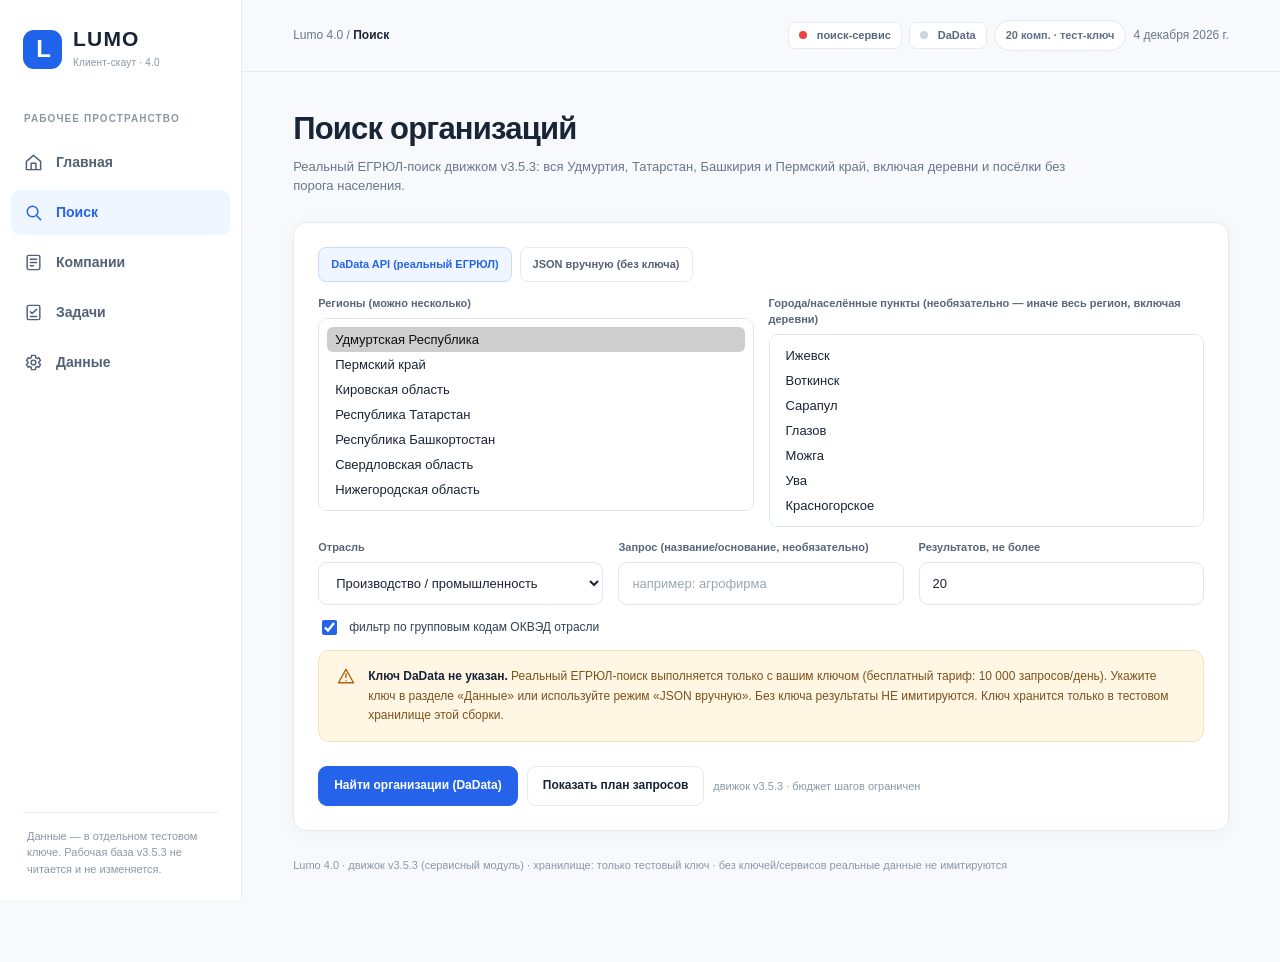
<file: preview-v4-release/index.html>
<!doctype html>
<html lang="ru">
<head>
<meta charset="utf-8">
<meta name="viewport" content="width=device-width, initial-scale=1">
<meta name="color-scheme" content="light">
<meta name="description" content="Lumo 4.0 — AI Client Scout: реальный поиск организаций (DaData), CRM и проверка источников. Единый движок v3.5.3.">
<title>Lumo 4.0 — AI Client Scout</title>
<link rel="stylesheet" href="app/styles.css">
<script>
/* ================================================================
   Lumo 4.0 — изоляция хранилища (ТЗ 05/06 §3.3, FINAL_TASK P0).
   Устанавливается ДО загрузки движка: единственная правка движка
   (LS_KEY) читает этот override. Рабочий ключ ai_client_scout_v1
   данным приложением НЕ читается и НЕ пишется; перенос базы —
   только явным экспортом/импортом пользователем (раздел «Данные»).
   ================================================================ */
window.LUMO_STORAGE_KEY_OVERRIDE = 'lumo4_stage3_v1';
window.LUMO_PROD_KEY = 'ai_client_scout_v1';
</script>
</head>
<body>
<!-- Технический модуль: скрытый host-каркас движка v3.5.3.
     НЕ пользовательская оболочка, НЕ iframe: движок работает в том же
     документе, его UI-элементы скрыты и используются только как
     служебные точки монтирования (модалки apply-enrichment и др.). -->
<div id="engine-host" hidden aria-hidden="true">
<div id="root" class="app">
  <aside class="sidebar" id="sidebar"></aside>
  <div class="main">
    <header class="topbar" id="topbar"></header>
    <div class="view" id="view"></div>
  </div>
</div>
<div id="modal-root"></div>
<div class="toasts" id="toasts"></div>
</div>

<!-- Единый пользовательский интерфейс Lumo 4.0 (визуальный эталон — Stage 2) -->
<div id="s3-app" class="app">
  <aside class="sidebar">
    <div class="brand">
      <div class="brand-mark" aria-hidden="true">L</div>
      <div><strong>LUMO</strong><small>Клиент-скаут · 4.0</small></div>
    </div>
    <div class="nav-caption">Рабочее пространство</div>
    <nav class="nav" id="s3-nav" aria-label="Основная навигация"></nav>
    <div class="side-bottom">
      <div class="side-divider"></div>
      <p class="side-note" id="s3-side-note">Данные — в отдельном тестовом ключе. Рабочая база v3.5.3 не читается и не изменяется.</p>
    </div>
  </aside>
  <main class="content">
    <header class="topbar">
      <span class="mobile-head">LUMO</span>
      <div class="crumb">Lumo 4.0 / <strong id="s3-crumb">Поиск</strong></div>
      <div class="top-right svc-badges" id="s3-status"></div>
    </header>
    <div class="page" id="s3-main"></div>
  </main>
  <nav class="mobile-nav" id="s3-mnav" aria-label="Мобильное меню"></nav>
</div>
<div id="s3-toasts"></div>
<div id="s3-modal-root"></div>

<script src="engine/lumo_engine_v353.js"></script>
<script src="app/adapter.js"></script>
<script src="app/ui.js"></script>
</body>
</html>
</file>
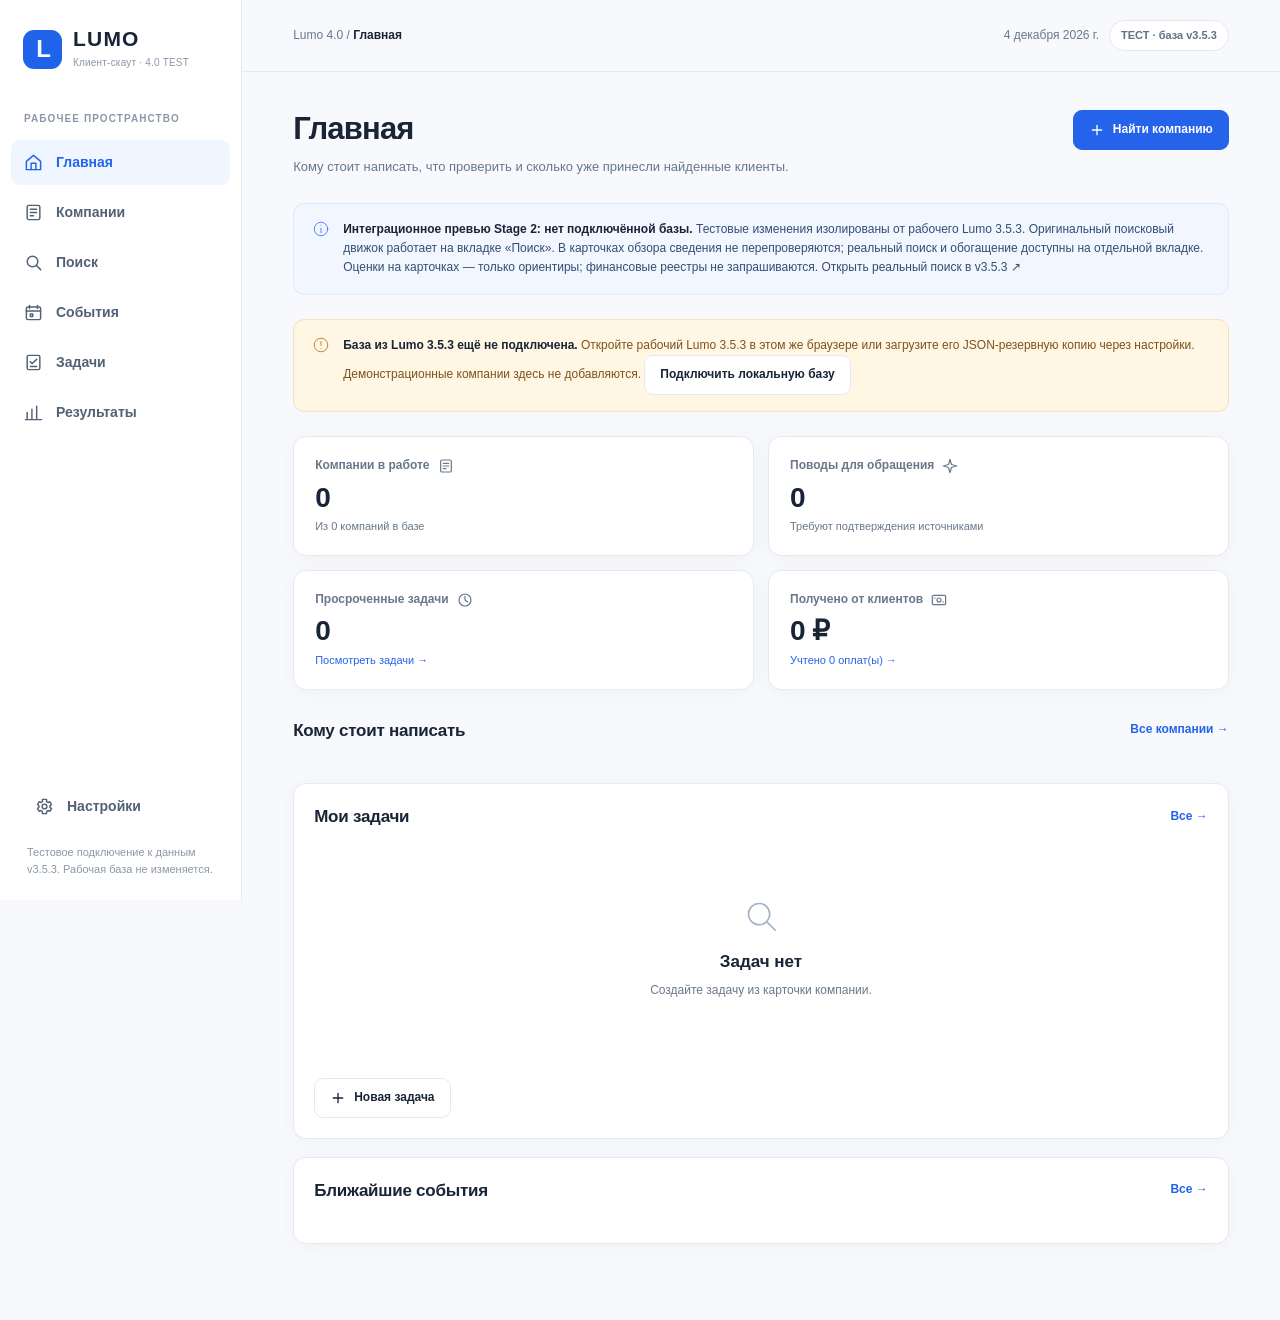
<file: preview-v4-stage2/index.html>
<!doctype html>
<html lang="ru">
<head>
<meta charset="UTF-8">
<meta name="viewport" content="width=device-width, initial-scale=1">
<meta name="color-scheme" content="light">
<meta name="description" content="Lumo 4.0 — тестовое превью с изолированным снимком данных Lumo 3.5.3.">
<title>Lumo 4.0 — интеграционное превью</title>
<style>
:root{--bg:#f7f9fc;--paper:#fff;--ink:#192436;--text:#344156;--sub:#69788c;--muted:#8b98a8;--line:#e5eaf1;--blue:#2563eb;--blue-hover:#1d4ed8;--blue-bg:#eff6ff;--shadow:0 3px 20px rgba(30,52,90,.035);--radius:13px;--sidebar:242px;--found:#536174;--found-bg:#eff2f6;--research:#1d4ed8;--research-bg:#eaf2ff;--ready:#0f766e;--ready-bg:#e4f6f1;--contact:#6d28d9;--contact-bg:#f2edff;--offer:#92400e;--offer-bg:#fff4db;--won:#166534;--won-bg:#e8f7ec;--closed:#64748b;--closed-bg:#f1f5f9;--danger:#b42318;--danger-bg:#fff0ef;--warning:#ae6009;--warning-bg:#fff6e4;--ok:#0f766e;--ok-bg:#e6f7f1}
*{box-sizing:border-box}html{scroll-behavior:smooth}body{margin:0;font-family:"Golos Text",Inter,-apple-system,BlinkMacSystemFont,"Segoe UI",Arial,sans-serif;background:var(--bg);color:var(--ink);font-size:14px;line-height:1.48;-webkit-font-smoothing:antialiased}button,input,select,textarea{font:inherit}button{cursor:pointer}button:disabled{cursor:not-allowed;opacity:.55}a{color:inherit;text-decoration:none}button:focus-visible,input:focus-visible,select:focus-visible,textarea:focus-visible,a:focus-visible{outline:3px solid #96baff;outline-offset:2px}::selection{background:#d7e8ff}
.app{display:flex;min-height:100vh}.sidebar{background:var(--paper);border-right:1px solid var(--line);position:fixed;left:0;top:0;bottom:0;width:var(--sidebar);display:flex;flex-direction:column;z-index:20}.brand{display:flex;align-items:center;gap:11px;padding:28px 23px 28px}.brand-mark{width:39px;height:39px;display:grid;place-items:center;border-radius:11px;background:#1f63eb;color:#fff;font-size:24px;font-weight:800;letter-spacing:-2px}.brand strong{font-size:21px;letter-spacing:1.2px;line-height:1}.brand small{display:block;letter-spacing:.2px;font-size:10px;color:var(--muted);margin-top:4px}.nav-caption{font-size:10px;letter-spacing:1.1px;text-transform:uppercase;color:var(--muted);font-weight:750;margin:13px 24px 14px}.nav{display:grid;gap:5px;padding:0 11px}.nav a{height:45px;border-radius:9px;padding:0 13px;display:flex;gap:13px;align-items:center;color:#536176;font-weight:580}.nav a:hover{background:#f5f7fb;color:var(--ink)}.nav a.active{background:var(--blue-bg);color:var(--blue);font-weight:720}.nav a svg{flex-shrink:0;width:19px;height:19px;stroke-width:1.85}.side-bottom{margin-top:auto;padding:13px 11px 20px}.side-divider{height:1px;background:var(--line);margin:0 12px 12px}.side-note{margin:15px 16px 3px;font-size:11px;color:var(--muted);line-height:1.5}.content{margin-left:var(--sidebar);width:calc(100% - var(--sidebar));min-width:0}.topbar{height:72px;padding:0 clamp(24px,4vw,62px);display:flex;align-items:center;justify-content:space-between;background:rgba(247,249,252,.96);border-bottom:1px solid var(--line);gap:12px}.crumb{color:var(--sub);font-size:12px}.crumb strong{color:var(--ink);font-weight:620}.top-right{display:flex;gap:10px;align-items:center}.demo-badge{border:1px solid #e3e8ef;background:#fff;border-radius:25px;padding:6px 11px;color:#637085;font-size:11px;font-weight:700;white-space:nowrap}.top-date{font-size:12px;color:var(--sub);white-space:nowrap}.page{max-width:1456px;margin:0 auto;padding:38px clamp(24px,4vw,62px) 76px}.heading{display:flex;gap:22px;align-items:flex-start;justify-content:space-between;margin-bottom:27px}.heading h1{font-size:31px;font-weight:760;letter-spacing:-.8px;line-height:1.22;margin:0 0 9px}.heading p{margin:0;color:var(--sub);font-size:13px;max-width:750px}.actions{display:flex;align-items:center;gap:9px;flex-wrap:wrap}.btn{display:inline-flex;align-items:center;justify-content:center;gap:8px;min-height:40px;padding:9px 15px;border-radius:9px;border:1px solid var(--line);background:#fff;color:var(--ink);font-size:12px;font-weight:700;white-space:nowrap;transition:background .12s,border-color .12s}.btn:hover{border-color:#c8d3e3;background:#f9fbfe}.btn.primary{background:var(--blue);border-color:var(--blue);color:#fff}.btn.primary:hover{background:var(--blue-hover);border-color:var(--blue-hover)}.btn.ghost{background:transparent;border-color:transparent;color:var(--sub)}.btn.link{background:none;border:0;color:var(--blue);padding:7px 0;min-height:30px}.btn.danger-outline{color:var(--danger);border-color:#f3d4d0}.btn svg{width:16px;height:16px;stroke-width:2}.card{background:var(--paper);border:1px solid var(--line);border-radius:var(--radius);box-shadow:var(--shadow)}.card-header{display:flex;justify-content:space-between;align-items:center;gap:12px;margin-bottom:20px}.card-header h2,.section-title{margin:0;font-size:17px;font-weight:750;letter-spacing:-.25px}.muted{color:var(--sub)}.tiny{color:var(--muted);font-size:11px}.small{font-size:12px}.notice{display:flex;gap:13px;align-items:flex-start;background:#f1f6ff;border:1px solid #dfeafc;padding:16px 18px;border-radius:11px;color:#364d73;font-size:12px;line-height:1.6;margin-bottom:24px}.notice svg{height:18px;width:18px;flex:none;color:var(--blue)}.notice strong{color:var(--ink)}.notice.sober{background:#fff;border-color:var(--line)}.notice.warn{background:var(--warning-bg);border-color:#f4e1bd;color:#7d531d}.notice.warn svg{color:var(--warning)}.badge{font-size:11px;font-weight:750;padding:5px 10px;display:inline-flex;align-items:center;gap:5px;border-radius:7px;white-space:nowrap;line-height:1.3}.badge.found{background:var(--found-bg);color:var(--found)}.badge.research{background:var(--research-bg);color:var(--research)}.badge.ready{background:var(--ready-bg);color:var(--ready)}.badge.contact{background:var(--contact-bg);color:var(--contact)}.badge.offer{background:var(--offer-bg);color:var(--offer)}.badge.won{background:var(--won-bg);color:var(--won)}.badge.closed{background:var(--closed-bg);color:var(--closed)}.badge.unknown{background:var(--found-bg);color:var(--found)}.badge.review{background:var(--warning-bg);color:var(--warning)}.badge.danger{background:var(--danger-bg);color:var(--danger)}.badge.today{background:var(--warning-bg);color:var(--warning)}.badge.overdue{background:var(--danger-bg);color:var(--danger)}.badge.done{background:var(--ok-bg);color:var(--ok)}.badge.neutral{background:#f1f4f7;color:#526178}.badge.blue{background:var(--blue-bg);color:var(--blue)}.badge.outline{background:#fff;border:1px solid var(--line);color:#59687d}
.stat-grid{display:grid;grid-template-columns:repeat(4,minmax(0,1fr));gap:14px;margin-bottom:28px}.stat-card{padding:20px 21px;min-height:119px}.stat-label svg,.back svg{width:16px;height:16px;stroke-width:1.8;flex:none}.stat-label{font-size:12px;color:var(--sub);font-weight:600;display:flex;align-items:center;gap:8px}.stat-number{margin:7px 0 5px;font-size:28px;line-height:1.14;font-weight:760;letter-spacing:-.65px}.stat-foot{font-size:11px;color:var(--sub)}.stat-foot a{color:var(--blue)}.split{display:grid;grid-template-columns:minmax(0,1.65fr) minmax(295px,1fr);gap:20px}.section-space{margin-top:25px}.lead-list{display:grid;gap:11px}.lead{padding:19px 20px;display:grid;grid-template-columns:minmax(0,1fr) auto;gap:12px;align-items:center;transition:border-color .12s}.lead:hover,.company-row:hover{border-color:#cad6e9}.lead h3{font-size:15px;margin:8px 0 5px;letter-spacing:-.15px}.lead p{margin:0;color:var(--sub);font-size:12px}.lead-meta{display:flex;flex-wrap:wrap;gap:8px;align-items:center}.lead-right{display:flex;flex-direction:column;align-items:flex-end;gap:12px}.stack-card{padding:20px}.task-line{display:flex;align-items:center;justify-content:space-between;gap:12px;padding:14px 0;border-top:1px solid var(--line)}.task-line:first-of-type{border-top:0}.task-main{display:flex;align-items:flex-start;gap:9px;min-width:0}.task-main button{border:0;background:none;padding:1px;color:#8797a9;display:grid;place-items:center}.task-main button svg{width:19px;height:19px}.task-main strong{font-size:12px;font-weight:650;display:block;overflow-wrap:anywhere}.task-main span{font-size:11px;color:var(--sub)}.task-line.done-task strong{text-decoration:line-through;color:var(--muted)}.event-small{padding:14px 0;border-top:1px solid var(--line);display:flex;gap:14px;align-items:center}.event-small:first-of-type{border-top:0}.datebox{flex:none;width:48px;height:54px;background:#f2f6fa;display:grid;place-items:center;align-content:center;border-radius:8px}.datebox b{font-size:21px;line-height:1}.datebox small{font-size:10px;font-weight:750;color:var(--sub);text-transform:uppercase}.link-text{background:none;border:0;padding:0;color:var(--blue);font-weight:700;font-size:12px;text-align:left}.link-text:hover{text-decoration:underline}.soft-divider{height:1px;background:var(--line);margin:18px 0}.field{display:flex;flex-direction:column;gap:7px;min-width:0}.field label{font-size:11px;font-weight:740;color:#58667a}.input,select.input,textarea.input{appearance:none;width:100%;min-height:43px;padding:10px 13px;border-radius:9px;background:#fff;border:1px solid #dfe6ef;color:var(--ink);font-size:13px;outline:none}.input:focus{border-color:#7eabf8;box-shadow:0 0 0 3px #e7f0ff}.input::placeholder{color:#9ba6b4}textarea.input{min-height:108px;resize:vertical;line-height:1.6}select.input{appearance:auto}.toolbar{display:flex;gap:10px;flex-wrap:wrap;align-items:flex-end;margin:20px 0}.toolbar .field{min-width:142px;flex:1}.toolbar .field.grow{flex:2.2;min-width:270px}.region-pills{display:flex;gap:8px;flex-wrap:wrap;margin:13px 0}.pill{padding:8px 12px;border:1px solid var(--line);background:#fff;color:#536176;border-radius:8px;font-size:11px;font-weight:680}.pill:hover{border-color:#b6c8e0}.pill.active{color:var(--blue);background:var(--blue-bg);border-color:#c8daf8}.table-card{overflow:hidden}.table-top{padding:20px 22px 16px;display:flex;gap:12px;align-items:center;justify-content:space-between}.table-count{font-size:11px;color:var(--sub)}.company-table{width:100%;border-collapse:collapse;table-layout:fixed}.company-table thead{background:#f9fbfd}.company-table th{text-align:left;color:#7f8da0;text-transform:uppercase;letter-spacing:.5px;font-size:10px;font-weight:780;padding:13px 18px;border-top:1px solid var(--line);border-bottom:1px solid var(--line)}.company-table td{padding:18px 18px;vertical-align:middle;border-bottom:1px solid #edf1f5;font-size:12px}.company-table tbody tr:last-child td{border-bottom:0}.company-table tr[data-open]{cursor:pointer}.company-table tr[data-open]:hover{background:#fbfdff}.company-table strong{font-size:13px;color:var(--ink)}.company-table small{display:block;color:var(--sub);margin-top:5px;font-size:11px}.company-table .one-line{font-weight:620}.table-bottom{border-top:1px solid var(--line);padding:14px 21px;color:var(--sub);font-size:11px;display:flex;justify-content:space-between;gap:10px;align-items:center}.empty{padding:48px 24px;text-align:center;color:var(--sub)}.empty h3{font-size:17px;color:var(--ink);margin:8px 0}.empty p{font-size:12px;max-width:480px;margin:0 auto 18px}.empty svg{width:38px;height:38px;color:#a4b2c5}.steps{display:grid;grid-template-columns:repeat(6,minmax(0,1fr));gap:8px;margin-top:21px}.step{position:relative;background:none;border:0;padding:0;text-align:left;min-width:0;color:var(--sub)}.step .rail{height:6px;border-radius:3px;background:#e8edf3;margin-bottom:10px}.step.found .rail{background:#c4ced9}.step.research .rail{background:#8fb8fa}.step.ready .rail{background:#47b7aa}.step.contact .rail{background:#ad8cf4}.step.offer .rail{background:#e4b358}.step.won .rail{background:#7fca9b}.step.current{color:var(--ink);font-weight:740}.step.current .rail{outline:2px solid currentColor;outline-offset:3px}.step span{font-size:11px;line-height:1.25;display:block}.progress-accent{height:2px;width:50%;background:linear-gradient(90deg,#afc8ed,#70b8b8);margin-top:19px;max-width:100%;border-radius:2px}.detail-grid{display:grid;grid-template-columns:minmax(0,1.55fr) minmax(295px,1fr);gap:19px;align-items:start}.col{display:grid;gap:18px;min-width:0}.detail-card{padding:22px}.detail-card h2{font-size:17px;margin:0 0 14px}.detail-card h3{font-size:13px;margin:17px 0 7px}.detail-card p{font-size:12px;color:var(--sub);margin:7px 0;line-height:1.65}.detail-card .fact{color:var(--ink);font-weight:640;font-size:13px}.pair{display:flex;justify-content:space-between;gap:20px;padding:12px 0;border-top:1px solid var(--line);font-size:12px}.pair:first-of-type{border-top:0}.pair span:first-child{color:var(--sub)}.pair b{font-weight:680;text-align:right}.source{padding:11px 13px;border:1px solid var(--line);border-radius:8px;background:#fbfcfe;font-size:11px;color:var(--sub)}.source b{color:var(--ink)}.eyebrow{font-size:10px;text-transform:uppercase;letter-spacing:1px;font-weight:780;color:var(--muted)}.signal{display:flex;align-items:flex-start;gap:10px;padding:11px 0;border-top:1px solid var(--line)}.signal .signal-icon{width:28px;height:28px;flex:none;border-radius:8px;background:#f0f5fa;color:#65809c;display:grid;place-items:center}.signal .signal-icon svg{width:15px;height:15px}.signal b{font-size:12px;display:block}.signal span{display:block;color:var(--sub);font-size:11px;margin-top:3px}.risk-box{background:#fff9f0;border:1px solid #f5e6cc;border-radius:8px;padding:12px 13px;font-size:11px;color:#7f592a;margin:14px 0}.risk-box strong{color:#674113}.detail-compact-note{font-size:11px;color:var(--sub);margin-top:10px}.financial-grid{display:grid;grid-template-columns:1fr;gap:0}.stage-select{display:flex;flex-wrap:wrap;gap:7px;margin-top:14px}.stage-select button{padding:8px 10px;font-size:11px;border:1px solid var(--line);border-radius:8px;background:white;font-weight:650;color:var(--text)}.stage-select button[aria-pressed="true"]{background:var(--blue-bg);color:var(--blue);border-color:#b9d0f7}.priority{display:flex;align-items:center;justify-content:space-between;gap:12px;padding:13px 15px;border:1px solid var(--line);border-radius:10px;margin-top:18px;background:#fafbfd}.priority strong{font-size:12px}.priority small{display:block;font-size:11px;color:var(--sub);margin-top:3px}.priority .priority-rank{font-size:12px;font-weight:750}.priority.high .priority-rank{color:var(--ready)}.priority.medium .priority-rank{color:var(--warning)}.priority.low .priority-rank{color:var(--found)}.event-card-grid{display:grid;grid-template-columns:repeat(2,minmax(0,1fr));gap:14px}.event-card{padding:21px;display:flex;gap:14px;min-width:0}.event-body{flex:1;min-width:0}.event-body h3{font-size:15px;line-height:1.4;margin:6px 0 7px}.event-body p{font-size:11px;color:var(--sub);margin:0 0 8px}.event-count{font-size:11px;color:var(--sub);margin-top:9px}.task-table .task-record{display:grid;grid-template-columns:22px minmax(0,1fr) 155px 98px 85px;gap:13px;align-items:center;border-top:1px solid var(--line);padding:15px 20px}.task-table .task-record:first-child{border-top:0}.task-record strong{font-size:12px;display:block}.task-record small{font-size:11px;color:var(--sub)}.task-record.is-done strong{text-decoration:line-through;color:var(--muted)}.icon-btn{background:none;border:0;padding:6px;display:grid;place-items:center;border-radius:7px;color:#7c8ca1}.icon-btn:hover{background:#f1f5fa;color:var(--ink)}.icon-btn svg{width:18px;height:18px}.metric-hero{padding:28px}.metric-hero .sum{font-size:40px;letter-spacing:-1.2px;font-weight:770;margin:5px 0 3px}.revenue-bars{display:flex;align-items:end;gap:13px;height:164px;border-bottom:1px solid #dce4ef;padding:14px 2px 0}.revenue-column{flex:1;height:100%;display:flex;align-items:end;justify-content:center;position:relative}.revenue-column .bar{width:min(45px,72%);border-radius:5px 5px 0 0;background:#729def;min-height:3px}.revenue-column small{position:absolute;top:100%;left:0;right:0;text-align:center;font-size:10px;color:var(--sub);padding-top:7px}.revenue-column .bar:hover{background:#2563eb}.earnings-table{width:100%;border-collapse:collapse}.earnings-table td,.earnings-table th{border-bottom:1px solid var(--line);padding:13px 17px;text-align:left;font-size:12px}.earnings-table th{color:var(--sub);font-size:11px;font-weight:600}.earnings-table tr:last-child td{border:0}.money{font-variant-numeric:tabular-nums;font-weight:730}.select-grid{display:grid;grid-template-columns:repeat(2,minmax(0,1fr));gap:15px}.search-panel{padding:24px}.checkbox-line{display:flex;align-items:center;gap:9px;font-size:12px;color:var(--text);cursor:pointer}.checkbox-line input{accent-color:var(--blue);width:15px;height:15px}.search-results{display:grid;gap:10px}.search-result{display:flex;align-items:flex-start;justify-content:space-between;gap:16px;padding:18px}.search-result h3{margin:4px 0 5px;font-size:15px}.search-result p{font-size:12px;color:var(--sub);margin:0}.search-result .badges{display:flex;gap:7px;flex-wrap:wrap;margin-top:11px}.legend-grid{display:grid;grid-template-columns:repeat(2,minmax(0,1fr));gap:10px}.legend-row{padding:13px;border:1px solid var(--line);border-radius:9px;display:flex;align-items:center;justify-content:space-between;gap:10px}.legend-row small{color:var(--sub);font-size:11px}.form-error{color:var(--danger);font-size:12px;min-height:16px;margin-top:5px}.mobile-head,.mobile-nav{display:none}.overlay{position:fixed;inset:0;background:rgba(15,32,57,.44);z-index:60;display:flex;align-items:center;justify-content:center;padding:16px}.modal{width:min(535px,100%);max-height:92vh;overflow:auto;background:#fff;border-radius:15px;box-shadow:0 35px 105px rgba(22,36,55,.2);padding:26px}.modal-head{display:flex;justify-content:space-between;gap:12px;align-items:flex-start;margin-bottom:22px}.modal h2{margin:0 0 6px;font-size:21px}.modal p{font-size:12px;color:var(--sub);margin:0}.modal-grid{display:grid;gap:14px}.modal-footer{display:flex;justify-content:flex-end;gap:9px;margin-top:20px}.toast{position:fixed;right:25px;bottom:26px;background:#192436;color:#fff;padding:11px 15px;border-radius:9px;z-index:90;max-width:330px;box-shadow:0 12px 40px #0002;font-size:12px;pointer-events:none}.spacer8{height:8px}.mt8{margin-top:8px}.mt12{margin-top:12px}.mt18{margin-top:18px}.mb10{margin-bottom:10px}.flex-between{display:flex;align-items:center;justify-content:space-between;gap:10px}.max-read{max-width:770px}.text-danger{color:var(--danger)}.hint{border-bottom:1px dotted #9ba9bb;cursor:help}.group-title{display:flex;align-items:center;justify-content:space-between;margin:28px 0 14px}.group-title h2{font-size:16px;margin:0}.result-inset{padding:18px;border:1px solid var(--line);border-radius:10px;background:#fbfcfe}.kpi-note{margin-top:9px;color:var(--sub);font-size:11px}.search-checks{display:flex;flex-wrap:wrap;gap:15px}.status-sample{display:flex;flex-wrap:wrap;gap:9px}.result-grid{display:grid;grid-template-columns:repeat(2,minmax(0,1fr));gap:17px}.muted-block{font-size:12px;color:var(--sub);padding:12px 14px;background:#f7f9fc;border-radius:9px}.back{display:inline-flex;align-items:center;gap:7px;color:var(--blue);border:0;background:none;padding:0;margin-bottom:17px;font-size:12px;font-weight:690}.revenue-source{font-size:11px;color:var(--sub);margin-top:13px}.demo-ribbon{background:#fff;border:1px dashed #cbd7e8;color:#66768d;border-radius:9px;font-size:11px;padding:9px 12px;margin-bottom:20px}
body.compact .company-table td{padding-top:10px;padding-bottom:10px}body.compact .task-record{padding-top:9px;padding-bottom:9px}body.compact .lead{padding:12px}
@media(max-width:1280px){.stat-grid{grid-template-columns:repeat(2,minmax(0,1fr))}.detail-grid,.split{grid-template-columns:1fr}.event-card-grid{grid-template-columns:1fr}.company-table th,.company-table td{padding-left:11px;padding-right:11px}}@media(max-width:950px){:root{--sidebar:205px}.sidebar .nav a{font-size:12px}.sidebar .brand{padding-left:16px}.page{padding:30px 22px 60px}.topbar{padding:0 22px}.company-table th:nth-child(3),.company-table td:nth-child(3){display:none}}@media(max-width:720px){.sidebar{display:none}.content{margin-left:0;width:100%}.topbar{height:56px;padding:0 17px}.top-date{display:none}.mobile-head{display:block;font-weight:790;font-size:17px;letter-spacing:.7px}.crumb{display:none}.mobile-nav{display:flex;align-items:center;position:fixed;bottom:0;left:0;right:0;height:69px;padding:5px 3px max(6px,env(safe-area-inset-bottom));z-index:35;background:#fff;border-top:1px solid var(--line);overflow-x:auto}.mobile-nav a{min-width:48px;flex:1;display:flex;flex-direction:column;align-items:center;justify-content:center;color:#65748a;font-size:9px;gap:3px;padding:4px 2px}.mobile-nav a.active{color:var(--blue);font-weight:750}.mobile-nav svg{width:20px;height:20px}.page{padding:22px 15px 105px}.heading{flex-direction:column;gap:15px;margin-bottom:17px}.heading h1{font-size:25px}.heading .actions{width:100%}.stat-grid{gap:9px}.stat-card{padding:15px;min-height:112px}.stat-number{font-size:24px}.stat-label{font-size:11px}.lead{padding:14px;grid-template-columns:1fr}.lead-right{flex-direction:row;align-items:center;justify-content:space-between}.detail-card,.stack-card{padding:17px}.steps{gap:5px}.step span{font-size:9px}.toolbar .field,.toolbar .field.grow{min-width:135px;flex:1 1 100%}.company-table,.company-table tbody,.company-table tr,.company-table td{display:block;width:100%}.company-table thead{display:none}.company-table tr{padding:13px 17px;border-bottom:1px solid var(--line)}.company-table td{padding:4px 0!important;border:0}.company-table td:nth-child(3){display:block}.company-table tr td:last-child{margin-top:6px}.company-table tr:last-child{border:0}.table-bottom{font-size:10px}.select-grid,.legend-grid,.result-grid{grid-template-columns:1fr}.event-card-grid{grid-template-columns:1fr}.task-table .task-record{grid-template-columns:20px minmax(0,1fr) auto;gap:8px}.task-record .task-date{grid-column:2}.task-record .task-controls{grid-column:3;grid-row:1/3}.task-record .task-company{display:none}.metric-hero .sum{font-size:32px}.search-result{flex-direction:column}.search-result .actions{width:100%}.heading .btn{flex:1}.topbar .demo-badge{font-size:10px}.overlay{align-items:flex-end;padding:0}.modal{width:100%;max-height:90vh;border-radius:18px 18px 0 0;padding:20px}.toast{bottom:82px;left:15px;right:15px;max-width:none}.region-pills{gap:6px}}
@media(prefers-reduced-motion:reduce){html{scroll-behavior:auto}*{transition:none!important}}
</style>
</head>
<body>
<div id="app"></div>
<script>
'use strict';
const DB_KEY='lumo_v4_integrated_stage2_v1';
const ENGINE_KEY='lumo_v4_engine_v353_stage2';
const CORE_KEY='ai_client_scout_v1';
const CORE_CITIES={"izhevsk":{"name":"Ижевск","region":"Удмуртская Республика"},"votkinsk":{"name":"Воткинск","region":"Удмуртская Республика"},"sarapul":{"name":"Сарапул","region":"Удмуртская Республика"},"glazov":{"name":"Глазов","region":"Удмуртская Республика"},"mozga":{"name":"Можга","region":"Удмуртская Республика"},"krasnogorsk":{"name":"Красногорское","region":"Удмуртская Республика"},"zavyalovo":{"name":"Завьялово","region":"Удмуртская Республика"},"perevoz":{"name":"Перевозное","region":"Удмуртская Республика"},"kamenka":{"name":"Каменка","region":"Удмуртская Республика"},"nechkino":{"name":"Нечкино","region":"Удмуртская Республика"},"chaikovsky":{"name":"Чайковский","region":"Пермский край"},"perm":{"name":"Пермь","region":"Пермский край"},"kazan":{"name":"Казань","region":"Республика Татарстан"},"nabchelny":{"name":"Набережные Челны","region":"Республика Татарстан"},"kirov":{"name":"Киров","region":"Кировская область"},"yekaterinburg":{"name":"Екатеринбург","region":"Свердловская область"},"nyzhny":{"name":"Нижний Новгород","region":"Нижегородская область"},"moscow":{"name":"Москва","region":"Москва"},"spb":{"name":"Санкт-Петербург","region":"Санкт-Петербург"},"ufa":{"name":"Уфа","region":"Республика Башкортостан"},"maykop":{"name":"Майкоп","region":"Республика Адыгея"},"gornoaltaysk":{"name":"Горно-Алтайск","region":"Республика Алтай"},"barnaul":{"name":"Барнаул","region":"Алтайский край"},"biysk":{"name":"Бийск","region":"Алтайский край"},"blagoveshchensk":{"name":"Благовещенск","region":"Амурская область"},"arkhangelsk":{"name":"Архангельск","region":"Архангельская область"},"severodvinsk":{"name":"Северодвинск","region":"Архангельская область"},"astrakhan":{"name":"Астрахань","region":"Астраханская область"},"belgorod":{"name":"Белгород","region":"Белгородская область"},"stary_oskol":{"name":"Старый Оскол","region":"Белгородская область"},"bryansk":{"name":"Брянск","region":"Брянская область"},"ulanude":{"name":"Улан-Удэ","region":"Республика Бурятия"},"vladimir":{"name":"Владимир","region":"Владимирская область"},"volgograd":{"name":"Волгоград","region":"Волгоградская область"},"volzhsky":{"name":"Волжский","region":"Волгоградская область"},"vologda":{"name":"Вологда","region":"Вологодская область"},"cherepovets":{"name":"Череповец","region":"Вологодская область"},"voronezh":{"name":"Воронеж","region":"Воронежская область"},"makhachkala":{"name":"Махачкала","region":"Республика Дагестан"},"birobidzhan":{"name":"Биробиджан","region":"Еврейская автономная область"},"chita":{"name":"Чита","region":"Забайкальский край"},"ivanovo":{"name":"Иваново","region":"Ивановская область"},"magas":{"name":"Магас","region":"Республика Ингушетия"},"irkutsk":{"name":"Иркутск","region":"Иркутская область"},"bratsk":{"name":"Братск","region":"Иркутская область"},"nalchik":{"name":"Нальчик","region":"Кабардино-Балкарская Республика"},"kaliningrad":{"name":"Калининград","region":"Калининградская область"},"elista":{"name":"Элиста","region":"Республика Калмыкия"},"kaluga":{"name":"Калуга","region":"Калужская область"},"obninsk":{"name":"Обнинск","region":"Калужская область"},"petropavlovsk":{"name":"Петропавловск-Камчатский","region":"Камчатский край"},"cherkessk":{"name":"Черкесск","region":"Карачаево-Черкесская Республика"},"petrozavodsk":{"name":"Петрозаводск","region":"Республика Карелия"},"kemerovo":{"name":"Кемерово","region":"Кемеровская область — Кузбасс"},"novokuznetsk":{"name":"Новокузнецк","region":"Кемеровская область — Кузбасс"},"kostroma":{"name":"Кострома","region":"Костромская область"},"krasnodar":{"name":"Краснодар","region":"Краснодарский край"},"sochi":{"name":"Сочи","region":"Краснодарский край"},"novorossiysk":{"name":"Новороссийск","region":"Краснодарский край"},"krasnoyarsk":{"name":"Красноярск","region":"Красноярский край"},"norilsk":{"name":"Норильск","region":"Красноярский край"},"kurgan":{"name":"Курган","region":"Курганская область"},"kursk":{"name":"Курск","region":"Курская область"},"gatchina":{"name":"Гатчина","region":"Ленинградская область"},"vsevolozhsk":{"name":"Всеволожск","region":"Ленинградская область"},"vyborg":{"name":"Выборг","region":"Ленинградская область"},"sosnovy_bor":{"name":"Сосновый Бор","region":"Ленинградская область"},"lipetsk":{"name":"Липецк","region":"Липецкая область"},"magadan":{"name":"Магадан","region":"Магаданская область"},"yoshkarola":{"name":"Йошкар-Ола","region":"Республика Марий Эл"},"saransk":{"name":"Саранск","region":"Республика Мордовия"},"krasnogorsk_mo":{"name":"Красногорск","region":"Московская область"},"balashikha":{"name":"Балашиха","region":"Московская область"},"podolsk":{"name":"Подольск","region":"Московская область"},"khimki":{"name":"Химки","region":"Московская область"},"murmansk":{"name":"Мурманск","region":"Мурманская область"},"naryanmar":{"name":"Нарьян-Мар","region":"Ненецкий автономный округ"},"v_novgorod":{"name":"Великий Новгород","region":"Новгородская область"},"novosibirsk":{"name":"Новосибирск","region":"Новосибирская область"},"omsk":{"name":"Омск","region":"Омская область"},"orenburg":{"name":"Оренбург","region":"Оренбургская область"},"orsk":{"name":"Орск","region":"Оренбургская область"},"orel":{"name":"Орёл","region":"Орловская область"},"penza":{"name":"Пенза","region":"Пензенская область"},"vladivostok":{"name":"Владивосток","region":"Приморский край"},"pskov":{"name":"Псков","region":"Псковская область"},"rostov":{"name":"Ростов-на-Дону","region":"Ростовская область"},"taganrog":{"name":"Таганрог","region":"Ростовская область"},"ryazan":{"name":"Рязань","region":"Рязанская область"},"samara":{"name":"Самара","region":"Самарская область"},"tolyatti":{"name":"Тольятти","region":"Самарская область"},"saratov":{"name":"Саратов","region":"Саратовская область"},"balakovo":{"name":"Балаково","region":"Саратовская область"},"engels":{"name":"Энгельс","region":"Саратовская область"},"yuzhnosakhalinsk":{"name":"Южно-Сахалинск","region":"Сахалинская область"},"smolensk":{"name":"Смоленск","region":"Смоленская область"},"stavropol":{"name":"Ставрополь","region":"Ставропольский край"},"pyatigorsk":{"name":"Пятигорск","region":"Ставропольский край"},"tambov":{"name":"Тамбов","region":"Тамбовская область"},"tver":{"name":"Тверь","region":"Тверская область"},"tomsk":{"name":"Томск","region":"Томская область"},"tula":{"name":"Тула","region":"Тульская область"},"tyumen":{"name":"Тюмень","region":"Тюменская область"},"tobolsk":{"name":"Тобольск","region":"Тюменская область"},"kyzyl":{"name":"Кызыл","region":"Республика Тыва"},"ulyanovsk":{"name":"Ульяновск","region":"Ульяновская область"},"dimitrovgrad":{"name":"Димитровград","region":"Ульяновская область"},"khabarovsk":{"name":"Хабаровск","region":"Хабаровский край"},"komsomolsk":{"name":"Комсомольск-на-Амуре","region":"Хабаровский край"},"abakan":{"name":"Абакан","region":"Республика Хакасия"},"khantymansiysk":{"name":"Ханты-Мансийск","region":"Ханты-Мансийский автономный округ — Югра"},"surgut":{"name":"Сургут","region":"Ханты-Мансийский автономный округ — Югра"},"nizhnevartovsk":{"name":"Нижневартовск","region":"Ханты-Мансийский автономный округ — Югра"},"grozny":{"name":"Грозный","region":"Чеченская Республика"},"chelyabinsk":{"name":"Челябинск","region":"Челябинская область"},"magnitogorsk":{"name":"Магнитогорск","region":"Челябинская область"},"cheboksary":{"name":"Чебоксары","region":"Чувашская Республика"},"anadyr":{"name":"Анадырь","region":"Чукотский автономный округ"},"yakutsk":{"name":"Якутск","region":"Республика Саха (Якутия)"},"salekhard":{"name":"Салехард","region":"Ямало-Ненецкий автономный округ"},"noyabrsk":{"name":"Ноябрьск","region":"Ямало-Ненецкий автономный округ"},"novy_urengoy":{"name":"Новый Уренгой","region":"Ямало-Ненецкий автономный округ"},"yaroslavl":{"name":"Ярославль","region":"Ярославская область"},"rybinsk":{"name":"Рыбинск","region":"Ярославская область"},"syktyvkar":{"name":"Сыктывкар","region":"Республика Коми"},"ukhta":{"name":"Ухта","region":"Республика Коми"},"vladikavkaz":{"name":"Владикавказ","region":"Республика Северная Осетия — Алания"},"simferopol":{"name":"Симферополь","region":"Республика Крым"},"yalta":{"name":"Ялта","region":"Республика Крым"},"kerch":{"name":"Керчь","region":"Республика Крым"},"sevastopol_city":{"name":"Севастополь","region":"Севастополь"},"nizhny_tagil":{"name":"Нижний Тагил","region":"Свердловская область"},"nizhnekamsk":{"name":"Нижнекамск","region":"Республика Татарстан"},"almetevsk":{"name":"Альметьевск","region":"Республика Татарстан"},"sterlitamak":{"name":"Стерлитамак","region":"Республика Башкортостан"},"dzerzhinsk":{"name":"Дзержинск","region":"Нижегородская область"},"berezniki":{"name":"Березники","region":"Пермский край"}};
const STAGES=[['found','Найдено'],['research','Изучаем'],['ready','Подходит'],['contact','На связи'],['offer','Предложение'],['won','Получен заказ'],['closed','Закрыто']];
const PHASES=Object.fromEntries(STAGES);
const REGIONS=['Удмуртия','Татарстан','Пермский край','Башкирия'];
const SECTORS=['Промышленность','Сельское хозяйство','Строительство','Логистика','Услуги','Торговля','Медицина','Девелопмент'];
const ICONS={home:'<path d="M3 10.5 12 3l9 7.5V21H3z"/><path d="M9 21v-8h6v8"/>',companies:'<rect x="4" y="3" width="16" height="18" rx="2"/><path d="M8 8h8M8 12h8M8 16h4"/>',search:'<circle cx="10.8" cy="10.8" r="6.7"/><path d="m16 16 5 5"/>',events:'<rect x="3" y="5" width="18" height="16" rx="2"/><path d="M7 3v4M17 3v4M3 10h18M8 14h3v3H8z"/>',tasks:'<rect x="4" y="3" width="16" height="18" rx="2"/><path d="m8 11 2.2 2.2L16 8M8 17h8"/>',results:'<path d="M4 20V12M10 20V8M16 20V4M22 21H2"/>',settings:'<circle cx="12" cy="12" r="3"/><path d="M19 12a7 7 0 0 0-.1-1l2-1.5-2-3.5-2.4 1a8 8 0 0 0-1.7-1L14.5 3h-5l-.3 3a8 8 0 0 0-1.7 1l-2.4-1-2 3.5L5 11a7 7 0 0 0 0 2l-1.9 1.5 2 3.5 2.4-1a8 8 0 0 0 1.7 1l.3 3h5l.3-3a8 8 0 0 0 1.7-1l2.4 1 2-3.5-2-1.5a7 7 0 0 0 .1-1z"/>',plus:'<path d="M12 5v14M5 12h14"/>',arrow:'<path d="M4 12h16m-7-7 7 7-7 7"/>',back:'<path d="m15 18-6-6 6-6"/>',check:'<path d="m5 12 4 4L19 6"/>',circle:'<circle cx="12" cy="12" r="9"/>',info:'<circle cx="12" cy="12" r="9"/><path d="M12 11v6M12 7h.01"/>',alert:'<path d="m12 3 10 18H2L12 3zM12 9v5M12 18h.01"/>',x:'<path d="M5 5l14 14M19 5 5 19"/>',download:'<path d="M12 3v13m-4-4 4 4 4-4M4 18v3h16v-3"/>',filter:'<path d="M4 7h16M7 12h10M10 17h4"/>',save:'<path d="M4 4h14l3 3v13H4zM8 4v6h9V4M8 20v-7h9v7"/>',building:'<rect x="4" y="3" width="16" height="18" rx="1"/><path d="M9 7h2M14 7h2M9 11h2M14 11h2M10 21v-5h4v5"/>',shield:'<path d="M12 2 20 6v6c0 5.1-3 8.2-8 10-5-1.8-8-4.9-8-10V6z"/><path d="m9 12 2 2 4-4"/>',clock:'<circle cx="12" cy="12" r="9"/><path d="M12 6v6l4 3"/>',eye:'<path d="M2 12s4-7 10-7 10 7 10 7-4 7-10 7S2 12 2 12z"/><circle cx="12" cy="12" r="3"/>',chevron:'<path d="m9 18 6-6-6-6"/>',cash:'<rect x="2" y="5" width="20" height="14" rx="2"/><circle cx="12" cy="12" r="3"/><path d="M5 9h1m12 6h1"/>',trash:'<path d="M4 7h16M10 4h4M6 7l1 14h10l1-14M10 11v6m4-6v6"/>',spark:'<path d="m12 2 2.2 7.8L22 12l-7.8 2.2L12 22l-2.2-7.8L2 12l7.8-2.2z"/>'};
const icon=(name,extra='')=>`<svg ${extra} viewBox="0 0 24 24" fill="none" stroke="currentColor" stroke-linecap="round" stroke-linejoin="round" aria-hidden="true">${ICONS[name]||ICONS.circle}</svg>`;
const esc=(v)=>String(v??'').replace(/[&<>"']/g,ch=>({'&':'&amp;','<':'&lt;','>':'&gt;','"':'&quot;',"'":'&#39;'}[ch]));
const money=(n)=>new Intl.NumberFormat('ru-RU',{maximumFractionDigits:0}).format(Number(n)||0)+' ₽';
const iso=(offset=0)=>{const d=new Date();d.setHours(12,0,0,0);d.setDate(d.getDate()+offset);return [d.getFullYear(),String(d.getMonth()+1).padStart(2,'0'),String(d.getDate()).padStart(2,'0')].join('-')};
const fmtDate=(v,options={day:'numeric',month:'long'})=>{if(!v)return 'Нет даты';let d=new Date(v+'T12:00:00');return isNaN(d)?'Нет даты':new Intl.DateTimeFormat('ru-RU',options).format(d)};
const shortDate=v=>fmtDate(v,{day:'numeric',month:'short'});
const safeId=id=>String(id??'').replace(/[^a-z0-9_\-]/gi,'');
const seedCompanies=[];
const seedEvents=[];
const seedTasks=[];
const seedPayments=[];
// v4 integration phase 1: READ snapshot from v3.5.3, all writes restricted to DB_KEY.
const CORE_STAGE_GROUPS={DISCOVERY:'found',QUALIFICATION:'research',BUSINESS_ANALYSIS:'research',CONTENT_AUDIT:'research',CONTENT_GAP:'research',LEAD_SCORE:'ready',OFFER:'offer',LPR:'ready',RISK:'research',OUTREACH:'contact',FEEDBACK:'contact',WON:'won',LOST:'closed',PARKED:'closed'};
const CORE_SECTOR_LABELS={manufacturing:'Промышленность',food:'Промышленность',furniture:'Промышленность',energy:'Промышленность',agriculture:'Сельское хозяйство',construction:'Строительство',logistics:'Логистика',services:'Услуги',hospitality:'Услуги',tourism:'Услуги',medical:'Медицина',education:'Услуги',it:'Услуги',retail:'Торговля'};
function shortRegion(s){s=String(s||'');if(/удмурт/i.test(s))return 'Удмуртия';if(/татарстан/i.test(s))return 'Татарстан';if(/пермск/i.test(s))return 'Пермский край';if(/башкортост|башкири/i.test(s))return 'Башкирия';return s||'Не указан'}
function parseCoreCandidate(raw){let p;try{p=JSON.parse(raw)}catch(_){return null}if(!p||!Array.isArray(p.leads)||!Array.isArray(p.tasks||[])||p.v!==2)return null;if(p.leads.length>50000)return null;return p}
function mapCoreCompany(l){const city=CORE_CITIES[String(l.cityKey||'')]||{},g=l.geo||{};
 const town=String(g.localityName||l.actualCityName||city.name||l.cityKey||'Не определён');
 const region=shortRegion(g.regionName||city.region||l.region||'');
 const facts=l.facts||{},note=String(facts.notes||'');
 const rawContact=(Array.isArray(l.contacts)?l.contacts:[]).slice(0,3).map(x=>[x.name||x.roleLabel||'',(x.channels||[]).map(y=>y.value||'').filter(Boolean).join(', ')].filter(Boolean).join(': ')).filter(Boolean).join(' | ');
 return {id:String(l.id||''),name:String(l.name||'Компания без названия'),town,region,sector:CORE_SECTOR_LABELS[l.industry]||'Услуги',stage:CORE_STAGE_GROUPS[l.stage]||'found',coreStage:String(l.stage||'DISCOVERY'),sourceDemo:!!(l.isDemo||l.simulated),archived:!!l.archived,reason:String(l.description||facts.notes||'').slice(0,400),content:String(l.products||'').slice(0,350),marketing:'unknown',photoMonths:null,videoMonths:null,socialMonths:null,finance:'unknown',financeNote:'Реестры финансовых рисков в Lumo 4.0 не подключены.',contact:rawContact.slice(0,250),note:note.slice(0,12000),eventIds:[],website:String(l.website||''),registryINN:String((l.registryProfile||{}).inn||l.inn||''),leadScore:Number(l.analysis?.score?.points)||null};
}
function stageFromCore(core){
 const rows=(core.leads||[]).filter(l=>l&&typeof l==='object'&&l.id).map(mapCoreCompany);
 const safeIds=new Set(rows.map(x=>x.id));
 const tasks=(core.tasks||[]).filter(t=>t&&safeIds.has(String(t.leadId||''))).map(t=>({id:String(t.id),companyId:String(t.leadId),title:String(t.title||''),due:String(t.dueAt||'').slice(0,10)||iso(0),done:t.status==='DONE',coreStatus:String(t.status||'OPEN'),priority:String(t.priority||'NORMAL')}));
 return {version:1,companies:rows,tasks,payments:[],settings:{compact:false,showClosed:false},createdAt:new Date().toISOString(),source:{kind:'v353-snapshot',count:rows.length,capturedAt:new Date().toISOString(),version:core.version||'3.5.3'}};
}
function seed(){return {version:1,companies:[],tasks:[],payments:[],settings:{compact:false,showClosed:false},createdAt:new Date().toISOString(),source:{kind:'empty'}}}
function readCore(){let raw;try{raw=localStorage.getItem(CORE_KEY)}catch(_){return null}return parseCoreCandidate(raw)}
function load(){try{const s=JSON.parse(localStorage.getItem(DB_KEY));if(s&&s.version===1&&Array.isArray(s.companies)&&Array.isArray(s.tasks)&&Array.isArray(s.payments)&&s.settings)return s;}catch(_){}let core=readEngine()||readCore();return core?stageFromCore(core):seed()}
function safeRefreshCore(core){const stage=stageFromCore(core);db=stage;save();ui.modal=null;render();toast('Снимок Lumo 3.5.3 загружен: '+stage.companies.length+' компаний. Рабочая база не изменена.');}
function emptyOnboard(){return `<div class="notice warn"><svg viewBox="0 0 24 24" fill="none" stroke="currentColor"><circle cx="12" cy="12" r="9"/><path d="M12 7v6m0 3v1"/></svg><div><strong>База из Lumo 3.5.3 ещё не подключена.</strong> Откройте <a target="_blank" rel="noopener" href="https://kuznecovph.github.io/Lumo/">рабочий Lumo 3.5.3</a> в этом же браузере или загрузите его JSON-резервную копию через настройки. Демонстрационные компании здесь не добавляются. <button type="button" class="btn" data-action="refresh-core">Подключить локальную базу</button></div></div>`}
// Stage 2: copy production on first use; core engine runs in isolated localStorage sandbox.
let engineInitError='';
function initSandbox(){try{if(localStorage.getItem(ENGINE_KEY)!==null)return;
 const live=localStorage.getItem(CORE_KEY);
 if(!live){engineInitError='На этом устройстве нет рабочей базы: движок начнёт с демонстрационных данных.';return;}
 const parsed=parseCoreCandidate(live);if(!parsed){engineInitError='Рабочая база не распознана; автоматическое копирование отключено.';return;}
 localStorage.setItem(ENGINE_KEY,live);
 }catch(e){engineInitError='Не удалось создать изолированную копию: '+String(e.message||e);}}
initSandbox();
function readEngine(){let raw;try{raw=localStorage.getItem(ENGINE_KEY)}catch(_){return null}return parseCoreCandidate(raw)}
function engineCount(){const v=readEngine();return v? v.leads.length : null}
function downloadJsonSafe(textContent,filename){const blob=new Blob([textContent],{type:'application/json;charset=utf-8'});const u=URL.createObjectURL(blob);const a=document.createElement('a');a.href=u;a.download=filename;document.body.appendChild(a);a.click();a.remove();setTimeout(()=>URL.revokeObjectURL(u),2000)}
function regionKeyLead(l){return [String(l.geo?.regionName||l.region||'').toLowerCase().replace(/\s+/g,' '),String(l.geo?.district||'').toLowerCase().replace(/\s+/g,' '),String(l.geo?.localityName||l.actualCityName||l.cityKey||'').toLowerCase().replace(/\s+/g,' ')].join('|')}
function innLead(l){return String(l.registryProfile?.inn||l.inn||'').replace(/\D/g,'')}
function hasIdentityConflict(c,base){const ci=innLead(c),cn=String(c.name||'').toLowerCase().trim(),cgeo=regionKeyLead(c);
 return base.some(l=>{if(String(l.id)===String(c.id))return true;const li=innLead(l);
 if(ci&&li&&ci===li)return true;
 if(c.registryProfile?.hid&&l.registryProfile?.hid&&c.registryProfile.hid===l.registryProfile.hid)return true;
 if(cn&&cn===String(l.name||'').toLowerCase().trim()&&cgeo===regionKeyLead(l))return true;
 return false;});}
let publishPending=null,backupSaved=false;
function preparePublish(){const liveRaw=localStorage.getItem(CORE_KEY), engineRaw=localStorage.getItem(ENGINE_KEY);
 const live=parseCoreCandidate(liveRaw),work=parseCoreCandidate(engineRaw);
 if(!live||!work){toast('Нужна существующая рабочая база и инициализированная копия движка');return;}
 const existing=new Set(live.leads.map(l=>String(l.id)));
 const additions=work.leads.filter(l=>l&&l.id&&!existing.has(String(l.id)));
 const accepted=[],blocked=[];
 for(const l of additions){if(hasIdentityConflict(l,[...live.leads,...accepted]))blocked.push({id:String(l.id),name:String(l.name||'Без названия')});else accepted.push(l);}
 publishPending={liveRaw,engineRaw,accepted,blocked};backupSaved=false;render();
 if(!additions.length)toast('Новых компаний для переноса нет');}
function saveLiveBackup(){if(!publishPending)return;downloadJsonSafe(publishPending.liveRaw,'Lumo_3.5.3_BACKUP_BEFORE_STAGE2_'+iso()+'.json');backupSaved=true;render();toast('Скачивание резервной копии началось. Проверьте файл перед переносом.');}
function applyPublishedLeads(){if(!publishPending||!backupSaved||!publishPending.accepted.length){toast('Сначала проверьте изменения и сохраните резервную копию');return;}
 const actualRaw=localStorage.getItem(CORE_KEY),currentEngine=localStorage.getItem(ENGINE_KEY);
 if(actualRaw!==publishPending.liveRaw||currentEngine!==publishPending.engineRaw){publishPending=null;backupSaved=false;render();toast('База изменилась после проверки. Повторите просмотр изменений.');return;}
 const live=parseCoreCandidate(actualRaw),work=parseCoreCandidate(currentEngine);if(!live||!work){toast('Формат базы изменился. Запись отменена');return;}
 const accepted=publishPending.accepted;
 const currentNames=new Set(live.leads.map(l=>String(l.id)));
 if(accepted.some(l=>currentNames.has(String(l.id))||hasIdentityConflict(l,live.leads))){toast('Обнаружен конфликт идентичности: запись отменена');return;}
 if(!confirm('Перенести '+accepted.length+' НОВЫХ компаний в рабочую базу Lumo 3.5.3 на этом устройстве?\n\nСуществующие записи и задачи не изменятся. Резервная копия должна быть сохранена.'))return;
 const updated={...live,leads:[...live.leads,...accepted]};
 try{localStorage.setItem(CORE_KEY,JSON.stringify(updated));}catch(e){toast('Не удалось записать в рабочую базу: '+String(e.message||e));return;}
 const check=parseCoreCandidate(localStorage.getItem(CORE_KEY));if(!check||check.leads.length!==live.leads.length+accepted.length){toast('Ошибка подтверждения записи — используйте резервную копию');return;}
 publishPending=null;backupSaved=false;render();toast('Перенесено '+accepted.length+' компаний. Перезагрузите рабочий Lumo 3.5.3.');}
function syncSandbox(){const core=readEngine();if(!core){toast('Тестовая база движка ещё не создана. Откройте вкладку Поиск.');return;}
 if(db.companies.length&&!confirm('Обновить обзор Lumo 4.0 из тестового движка? Локальные изменения карточек, задач и оплат в этом превью сбросятся. Рабочая база не изменится.'))return;
 safeRefreshCore(core);}
function resetSandbox(){if(!confirm('Восстановить тестовый поисковый движок из текущей рабочей базы? Все тестовые результаты поиска пропадут.'))return;
 const raw=localStorage.getItem(CORE_KEY);if(!parseCoreCandidate(raw)){toast('На этом устройстве нет рабочей базы v3.5.3');return;}
 try{localStorage.setItem(ENGINE_KEY,raw)}catch(e){toast(String(e));return;}
 publishPending=null;backupSaved=false;safeRefreshCore(JSON.parse(raw));toast('Тестовый движок обновлён из рабочей базы');}
function engineIframe(){return `<iframe id="core-engine" title="Поиск компаний — двигатель Lumo v3.5.3" src="./engine.html#/discovery" style="display:block;width:100%;height:1080px;border:1px solid #e2e8f0;border-radius:12px;background:#fff" loading="eager"></iframe>`}
function publishReviewPanel(){if(!publishPending)return '';
 const ok=publishPending.accepted,blocked=publishPending.blocked;
 return `<section class="card detail-card mb10"><h2>Предпросмотр записи в рабочую базу</h2><p>Будут добавлены <strong>${ok.length}</strong> новых компаний. Существующие лиды, задачи, стадия и настройки остаются без изменений. Действие работает только на этом устройстве.</p>
 ${ok.length?`<ol style="padding-left:20px;line-height:1.8">${ok.slice(0,30).map(l=>`<li>${esc(l.name||'Без названия')} <span class="muted small">${esc(l.geo?.localityName||l.actualCityName||'')}</span></li>`).join('')}</ol>`:'<p>Нет новых компаний для переноса.</p>'}
 ${blocked.length?`<div class="notice warn"><div><strong>Заблокировано из-за возможных совпадений: ${blocked.length}</strong>. Такие компании не переносятся автоматически: ${esc(blocked.map(x=>x.name).slice(0,7).join(', '))}</div></div>`:''}
 <div class="actions mt18">${htmlButton('1. Скачать резервную копию','save-live-backup','','primary')}${htmlButton('2. Перенести '+ok.length+' новых компаний','apply-new-leads','',backupSaved&&ok.length?'primary':'')}</div><p class="small muted mt8">${backupSaved?'Резервная копия была предложена для скачивания. Убедитесь, что файл действительно сохранён.':'Сначала сохраните резервную копию.'} Контакты и данные новых лидов переносятся как часть новых карточек; старые карточки не перезаписываются.</p></section>`}

let db=load();let ui={view:'home',companyId:null,eventId:null,filter:{q:'',region:'',sector:'',stage:'',finance:'',sort:'priority',reasonOnly:false},taskFilter:'open',eventRegion:'',search:{q:'',region:'',sector:'',hasEvent:false,activeOnly:false,done:false},modal:null,returnFocus:null};
const company=id=>db.companies.find(c=>c.id===id);
const event=id=>seedEvents.find(e=>e.id===id);
const save=()=>{try{localStorage.setItem(DB_KEY,JSON.stringify(db))}catch(e){toast('Не удалось сохранить данные в браузере')}};
const paymentTotal=id=>db.payments.filter(p=>p.companyId===id).reduce((s,p)=>s+(Number(p.amount)||0),0);
const openTasks=()=>db.tasks.filter(t=>!t.done);
const overdue=()=>openTasks().filter(t=>t.due<iso(0));
const stagesBefore=['found','research','ready','contact','offer','won'];
function companyPriority(c){if(db.source?.kind==='v353-snapshot' && !String(c.id||'').startsWith('cmanual')){const score=c.leadScore;return Number.isFinite(score)?(score>=75?'high':score>=45?'medium':'low'):'low'}let n=0; if(c.reason)n+=2;if(c.marketing==='active')n+=2;if(c.marketing==='medium')n+=1;if(c.eventIds?.length)n+=1;if(c.stage==='contact'||c.stage==='offer')n+=1;if(c.finance==='danger')n-=3;if(c.stage==='closed')n-=5;return n>=4?'high':n>=2?'medium':'low'}
const priorityText={high:'Высокий',medium:'Средний',low:'Низкий'};
function financeBadge(s){return s==='danger'?`<span class="badge danger" title="Есть учебный сигнал риска, финансовая проверка не подключена">Риск: проверить</span>`:s==='review'?`<span class="badge review" title="Долги, суды и отчётность не проверены">Нужна проверка</span>`:`<span class="badge unknown" title="Отсутствие сведений не означает отсутствие долгов">Нет данных</span>`}
const stageBadge=stage=>`<span class="badge ${esc(stage)}">${esc(PHASES[stage]||'Не указан')}</span>`;
const riskText=s=>s==='danger'?'Есть условный риск':s==='review'?'Нужна проверка':'Нет данных';
const dueStatus=t=>t.done?'done':t.due<iso(0)?'overdue':t.due===iso(0)?'today':'neutral';
const dueLabel=t=>t.done?'Готово':t.due<iso(0)?'Просрочено':t.due===iso(0)?'Сегодня':t.due===iso(1)?'Завтра':shortDate(t.due);
function toast(message){document.querySelector('.toast')?.remove();const el=document.createElement('div');el.className='toast';el.role='status';el.textContent=message;document.body.append(el);clearTimeout(toast.timer);toast.timer=setTimeout(()=>el.remove(),3300)}
const htmlButton=(label,action,id='',kind='')=>`<button class="btn ${kind}" type="button" data-action="${esc(action)}" data-id="${esc(id)}">${label}</button>`;
const navList=[['home','Главная','home'],['companies','Компании','companies'],['search','Поиск','search'],['events','События','events'],['tasks','Задачи','tasks'],['results','Результаты','results']];
function navMarkup(mobile=false){return navList.map(([path,label,ic])=>`<a href="#/${path}" class="${ui.view===path||(ui.view==='company'&&path==='companies')||(ui.view==='event'&&path==='events')?'active':''}" ${ui.view===path?'aria-current="page"':''} title="${label}">${icon(ic)}<span>${label}</span></a>`).join('')+(mobile?'':`<div class="side-divider"></div><a href="#/settings" class="${ui.view==='settings'?'active':''}">${icon('settings')}<span>Настройки</span></a>`)}
function shell(body){const parent=ui.view==='company'?'Компании':ui.view==='event'?'События':({home:'Главная',companies:'Компании',search:'Поиск',events:'События',tasks:'Задачи',results:'Результаты',settings:'Настройки'})[ui.view];return `<div class="app"><aside class="sidebar"><div class="brand"><div class="brand-mark" aria-hidden="true">L</div><div><strong>LUMO</strong><small>Клиент-скаут · 4.0 TEST</small></div></div><div class="nav-caption">Рабочее пространство</div><nav class="nav" aria-label="Основная навигация">${navList.map(([path,label,ic])=>`<a href="#/${path}" class="${ui.view===path||(ui.view==='company'&&path==='companies')||(ui.view==='event'&&path==='events')?'active':''}">${icon(ic)}<span>${label}</span></a>`).join('')}</nav><div class="side-bottom"><nav class="nav" aria-label="Настройки"><a href="#/settings" class="${ui.view==='settings'?'active':''}">${icon('settings')}<span>Настройки</span></a></nav><p class="side-note">Тестовое подключение к данным v3.5.3. Рабочая база не изменяется.</p></div></aside><main class="content"><header class="topbar"><span class="mobile-head">LUMO</span><div class="crumb">Lumo 4.0 / <strong>${esc(parent||'Главная')}</strong></div><div class="top-right"><span class="top-date">${esc(fmtDate(iso(0),{day:'numeric',month:'long',year:'numeric'}))}</span><span class="demo-badge" title="Данные и события вымышленные. Реальный поиск и реестры не подключены.">ТЕСТ · база v3.5.3</span></div></header><div class="page">${body}</div></main><nav class="mobile-nav" aria-label="Мобильное меню">${navMarkup(true)}<a href="#/settings" class="${ui.view==='settings'?'active':''}">${icon('settings')}<span>Ещё</span></a></nav></div>${ui.modal?renderModal():''}`}
const header=(title,descr='',action='')=>`<div class="heading"><div><h1>${title}</h1>${descr?`<p>${descr}</p>`:''}</div>${action?`<div class="actions">${action}</div>`:''}</div>`;
const demoNotice=(extra='')=>`<div class="notice">${icon('info')}<div><strong>Интеграционное превью Stage 2: ${db.source?.kind==='v353-snapshot'?db.companies.length+' компаний из снимка Lumo 3.5.3':'нет подключённой базы'}.</strong> Тестовые изменения изолированы от рабочего Lumo 3.5.3. Оригинальный поисковый движок работает на вкладке «Поиск». В карточках обзора сведения не перепроверяются; реальный поиск и обогащение доступны на отдельной вкладке. ${extra} <a href="https://kuznecovph.github.io/Lumo/#/discovery" target="_blank" rel="noopener">Открыть реальный поиск в v3.5.3 ↗</a></div></div>`;
const simpleEmpty=(title,descr,button='')=>`<div class="empty">${icon('search')}<h3>${title}</h3><p>${descr}</p>${button}</div>`;
function home(){
 const relevant=db.companies.filter(c=>c.stage!=='closed'&&['ready','research','found'].includes(c.stage)).sort((a,b)=>({high:3,medium:2,low:1}[companyPriority(b)]-({high:3,medium:2,low:1}[companyPriority(a)]))).slice(0,3);
 const total=db.payments.reduce((s,p)=>s+p.amount,0),upcoming=seedEvents.filter(e=>e.date>=iso(0)).sort((a,b)=>a.date.localeCompare(b.date)).slice(0,2);
 return header('Главная','Кому стоит написать, что проверить и сколько уже принесли найденные клиенты.',htmlButton(`${icon('plus')} Найти компанию`,'go','search','primary'))+
 demoNotice('Оценки на карточках — только ориентиры; финансовые реестры не запрашиваются.')+(db.source?.kind==='empty'?emptyOnboard():'')+
 `<section class="stat-grid" aria-label="Ключевые показатели">
  <article class="card stat-card"><div class="stat-label">Компании в работе ${icon('companies')}</div><div class="stat-number">${db.companies.filter(c=>!['found','closed'].includes(c.stage)).length}</div><div class="stat-foot">Из ${db.companies.length} компаний в базе</div></article>
  <article class="card stat-card"><div class="stat-label">Поводы для обращения ${icon('spark')}</div><div class="stat-number">${db.companies.filter(c=>c.reason&&c.stage!=='closed').length}</div><div class="stat-foot">Требуют подтверждения источниками</div></article>
  <article class="card stat-card"><div class="stat-label">Просроченные задачи ${icon('clock')}</div><div class="stat-number">${overdue().length}</div><div class="stat-foot"><a href="#/tasks">Посмотреть задачи →</a></div></article>
  <article class="card stat-card"><div class="stat-label">Получено от клиентов ${icon('cash')}</div><div class="stat-number">${money(total)}</div><div class="stat-foot"><a href="#/results">Учтено ${db.payments.length} оплат(ы) →</a></div></article>
 </section><div class="split"><section><div class="card-header"><h2>Кому стоит написать</h2><a href="#/companies" class="link-text">Все компании →</a></div><div class="lead-list">${relevant.map(c=>`<article class="card lead"><div><div class="lead-meta"><span class="badge outline">${esc(c.region)}</span>${stageBadge(c.stage)}<span class="badge ${companyPriority(c)==='high'?'ready':'neutral'}">${priorityText[companyPriority(c)]} приоритет</span></div><h3>${esc(c.name)}</h3><p>${esc(c.reason)}</p><p style="margin-top:8px">${esc(c.town)} · ${esc(c.sector)}</p></div><div class="lead-right">${financeBadge(c.finance)}<a class="link-text" href="#/company/${esc(c.id)}">Открыть →</a></div></article>`).join('')}</div></section><div class="col"><section class="card stack-card"><div class="card-header"><h2>Мои задачи</h2><a href="#/tasks" class="link-text">Все →</a></div>${openTasks().sort((a,b)=>a.due.localeCompare(b.due)).slice(0,4).map(taskCompact).join('')||simpleEmpty('Задач нет','Создайте задачу из карточки компании.')}${htmlButton(`${icon('plus')} Новая задача`,'modal-task','','mt12')}</section><section class="card stack-card"><div class="card-header"><h2>Ближайшие события</h2><a href="#/events" class="link-text">Все →</a></div>${upcoming.map(e=>`<div class="event-small">${dateBox(e.date)}<div><div style="font-size:12px;font-weight:690">${esc(e.name)}</div><div class="tiny">${esc(e.city)} · ${esc(e.region)}</div><button class="link-text mt8" data-action="event" data-id="${esc(e.id)}">${e.companyIds.length} участника(ов) →</button></div></div>`).join('')}</section></div></div>`;
}
function dateBox(date){return `<div class="datebox"><b>${esc(date.slice(-2).replace(/^0/,''))}</b><small>${esc(fmtDate(date,{month:'short'}))}</small></div>`}
function taskCompact(t){const c=company(t.companyId);return `<div class="task-line ${t.done?'done-task':''}"><div class="task-main"><button aria-label="${t.done?'Вернуть задачу':'Завершить задачу'}" data-action="toggle-task" data-id="${esc(t.id)}">${icon(t.done?'check':'circle')}</button><div><strong>${esc(t.title)}</strong><span>${c?esc(c.name):'Без компании'}</span></div></div><span class="badge ${dueStatus(t)}">${dueLabel(t)}</span></div>`}
function filteredCompanies(fromSearch=false){let f=fromSearch?ui.search:ui.filter;let arr=db.companies.filter(c=>{if(!db.settings.showClosed&&c.stage==='closed')return false;const q=(f.q||'').toLocaleLowerCase('ru-RU').trim();if(q&&!`${c.name} ${c.town} ${c.region} ${c.sector} ${c.reason}`.toLocaleLowerCase('ru-RU').includes(q))return false;if(f.region&&c.region!==f.region)return false;if(f.sector&&c.sector!==f.sector)return false;if(!fromSearch){if(f.stage&&c.stage!==f.stage)return false;if(f.finance&&c.finance!==f.finance)return false;if(f.reasonOnly&&!c.reason)return false;}else{if(f.hasEvent&&!c.eventIds?.length)return false;if(f.activeOnly&&c.marketing!=='active')return false;}return true;});
 if(!fromSearch){if(f.sort==='name')arr.sort((a,b)=>a.name.localeCompare(b.name,'ru'));else if(f.sort==='region')arr.sort((a,b)=>a.region.localeCompare(b.region,'ru')||a.name.localeCompare(b.name,'ru'));else if(f.sort==='stage')arr.sort((a,b)=>STAGES.findIndex(s=>s[0]===a.stage)-STAGES.findIndex(s=>s[0]===b.stage));else arr.sort((a,b)=>({high:3,medium:2,low:1}[companyPriority(b)]-({high:3,medium:2,low:1}[companyPriority(a)]))||a.name.localeCompare(b.name,'ru'));}
 return arr;
}
const filterSelect=(field,label,options,value,scope='filter')=>`<div class="field"><label for="${scope}-${field}">${label}</label><select class="input" id="${scope}-${field}" data-select="${scope}.${field}">${options.map(([v,n])=>`<option value="${esc(v)}" ${v===value?'selected':''}>${esc(n)}</option>`).join('')}</select></div>`;
function companies(){const f=ui.filter,arr=filteredCompanies();return header('Компании','Организации из локальной базы Lumo 3.5.3. Небольшие населённые пункты не понижают приоритет.',htmlButton(`${icon('plus')} Добавить компанию`,'modal-company','','primary'))+
 `<div class="card" style="padding:20px 22px"><div class="toolbar" style="margin:0"><div class="field grow"><label for="companies-q">Поиск по компаниям</label><input class="input" id="companies-q" data-query="filter.q" value="${esc(f.q)}" placeholder="Название, отрасль или деревня"></div>${filterSelect('region','Регион',[['','Все регионы'],...REGIONS.map(r=>[r,r])],f.region)}${filterSelect('sector','Отрасль',[['','Все отрасли'],...SECTORS.map(r=>[r,r])],f.sector)}${filterSelect('stage','Этап',[['','Все этапы'],...STAGES],f.stage)}${filterSelect('finance','Финансы',[['','Любой статус'],['unknown','Нет данных'],['review','Нужна проверка'],['danger','Есть сигналы']],f.finance)}</div><div class="flex-between mt12" style="flex-wrap:wrap"><label class="checkbox-line"><input type="checkbox" data-toggle="filter.reasonOnly" ${f.reasonOnly?'checked':''}> Только с поводом для обращения</label><div style="min-width:170px">${filterSelect('sort','Сортировка',[['priority','Сначала перспективные'],['name','По названию'],['region','По региону'],['stage','По этапу']],f.sort)}</div></div></div>
 <div class="region-pills">${[['','Все'],...REGIONS.map(r=>[r,r])].map(([v,t])=>`<button type="button" data-action="region" data-id="${esc(v)}" class="pill ${v===f.region?'active':''}" aria-pressed="${v===f.region}">${esc(t)}</button>`).join('')}</div>
 <p class="tiny" style="margin:0 0 18px">Местоположение помогает фильтровать, но не используется для оценки потенциальной ценности заказа.</p>
 <div class="card table-card"><div class="table-top"><div><h2 class="section-title">Список компаний</h2><div class="table-count mt8">${arr.length} из ${db.companies.length} компаний · записи из локального снимка v3.5.3</div></div><button class="btn" data-action="clear-filters">${icon('filter')} Сбросить фильтры</button></div>
 ${arr.length?`<table class="company-table"><colgroup><col style="width:25%"><col style="width:25%"><col style="width:15%"><col style="width:19%"><col style="width:16%"></colgroup><thead><tr><th>Компания</th><th>Повод для обращения</th><th>Этап</th><th>Финансовая проверка</th><th>Действие</th></tr></thead><tbody>${arr.map(c=>`<tr data-open="${esc(c.id)}"><td><a href="#/company/${esc(c.id)}" class="one-line">${esc(c.name)}</a><small>${esc(c.town)} · ${esc(c.region)}</small><small>${esc(c.sector)}</small></td><td>${esc(c.reason||'Пока не найден')}<small>Приоритет: ${priorityText[companyPriority(c)].toLowerCase()}</small></td><td>${stageBadge(c.stage)}</td><td>${financeBadge(c.finance)}</td><td><a class="link-text" href="#/company/${esc(c.id)}">Открыть →</a></td></tr>`).join('')}</tbody></table>`:simpleEmpty('Совпадений нет','Попробуйте убрать часть фильтров или другой поисковый запрос.',htmlButton('Сбросить фильтры','clear-filters'))}
 <div class="table-bottom"><span>Сортировка по оценкам из базы, а не по размеру населённого пункта.</span><span>Показано: ${arr.length}</span></div></div>`;
}
function companyPage(){const c=company(ui.companyId);if(!c)return header('Компания не найдена')+simpleEmpty('Нет такой компании','Возможно, запись была удалена.',`<a class="btn primary" href="#/companies">К списку компаний</a>`);
 const paid=paymentTotal(c.id),linked=seedEvents.filter(e=>c.eventIds?.includes(e.id));const rank=companyPriority(c);
 const index=stagesBefore.indexOf(c.stage);const legal=['Долги и просрочки','Судебные споры','Исполнительные производства','Кредиты и долговая нагрузка','Признаки банкротства','Финансовая отчётность'];
 return `<a href="#/companies" class="back">${icon('back')} К списку компаний</a>`+
 header(esc(c.name),`${esc(c.town)} · ${esc(c.region)} · ${esc(c.sector)}`,htmlButton(`${icon('plus')} Новая задача`,'modal-task',c.id,'primary')+htmlButton(`${icon('cash')} Учесть оплату`,'modal-payment',c.id))+
 `<div class="demo-ribbon">${c.sourceDemo?'Демонстрационная запись из v3.5.3.':'Запись из Lumo 3.5.3 (только тестовая копия).'} ФНС, ФССП, картотеки судов и соцсети не подключены.</div>
 <div class="card detail-card mb10"><div class="flex-between"><h2>Этап работы</h2>${stageBadge(c.stage)}<span class="muted small">Оригинальный этап v3.5.3: ${esc(c.coreStage||'—')}</span></div><div class="steps">${stagesBefore.map((s,i)=>`<button type="button" class="step ${i<=index?s:''} ${s===c.stage?'current':''}" data-action="stage" data-id="${esc(c.id)}" data-value="${s}" aria-pressed="${s===c.stage}" title="Перевести в этап «${esc(PHASES[s])}»"><div class="rail"></div><span>${esc(PHASES[s])}</span></button>`).join('')}</div><div class="progress-accent" style="width:${index>=0?(index+1)*100/6:0}%"></div><div class="flex-between mt18"><p class="detail-compact-note" style="margin:0">Изменение этапа сохраняется только в тестовой копии; исходная стадия v3.5.3 не перезаписывается.</p><button class="link-text" data-action="stage" data-id="${esc(c.id)}" data-value="closed">Закрыть без заказа</button></div></div>
 <div class="detail-grid mt18"><div class="col"><section class="card detail-card"><div class="card-header"><h2>Почему стоит обратиться</h2><span class="badge ready">Потенциальный повод</span></div><p class="fact">${esc(c.reason||'Повод пока не найден')}</p><p>${esc(c.content||'Нужна дополнительная оценка.')}</p><div class="priority ${rank}"><div><strong>Приоритет для обращения</strong><small>Основан на поводе, активности, событиях и сигналах риска. Размер населённого пункта не учитывается.</small></div><span class="priority-rank">${priorityText[rank]}</span></div><div class="source mt18"><b>Доказательства:</b> реальные публикации и ссылки ещё не собраны. Повод необходимо подтвердить перед обращением.</div></section>
 <section class="card detail-card"><h2>Готовность к фото- и видеоконтенту</h2><p>Свежесть фотографий, видео и публикаций помогает выбрать подход к предложению, но не доказывает наличие бюджета.</p>
 ${[['Фотографии на сайте',c.photoMonths],['Видео',c.videoMonths],['Публикации в соцсетях',c.socialMonths]].map(([label,months])=>`<div class="signal"><div class="signal-icon">${icon('eye')}</div><div><b>${esc(label)}</b><span>В условном примере: ${months===null?'данные не собраны':months===0?'последнее обновление в этом месяце':'последнее обновление '+months+' мес. назад'}</span></div></div>`).join('')}
 <div class="risk-box" style="background:#f6f9fc;border-color:var(--line);color:var(--sub)">Рекомендация: ${c.marketing==='active'?'Компания регулярно обновляет контент. Предлагать съёмку с привязкой к конкретной задаче.':c.marketing==='quiet'?'Публикации редкие. Сначала уточнить, планируется ли маркетинговый бюджет.':'Активность умеренная. Уточнить задачи маркетинга и график обновлений.'}</div><div class="source"><b>Источники:</b> ссылки на сайт и соцсети в демонстрации не подключены. Все сроки вымышленные.</div></section>
 <section class="card detail-card"><div class="card-header"><h2>События и выставки</h2><a href="#/events" class="link-text">К событиям →</a></div>${linked.length?linked.map(e=>`<div class="event-small">${dateBox(e.date)}<div><strong style="font-size:12px">${esc(e.name)}</strong><div class="tiny">${esc(e.city)} · участники условные</div><button data-action="event" data-id="${esc(e.id)}" class="link-text mt8">Открыть событие →</button></div></div>`).join(''):`<p>Связанных событий нет. Можно проверить ближайшие форумы и выставки по региону.</p>`}</section>
 <section class="card detail-card"><h2>Контакт и заметки</h2><div class="field"><label for="contact-edit">Контактное лицо или способ связи</label><input id="contact-edit" class="input" value="${esc(c.contact||'')}" placeholder="Например, маркетолог или отдел рекламы"></div><div class="field mt18"><label for="note-edit">Рабочая заметка</label><textarea id="note-edit" class="input" placeholder="Что уже известно, о чём договорились, что проверить…">${esc(c.note||'')}</textarea></div><div class="mt12">${htmlButton(`${icon('save')} Сохранить заметки`,'save-company-notes',c.id,'primary')}</div></section></div>
 <div class="col"><section class="card detail-card"><div class="card-header"><h2>Финансовая проверка</h2>${financeBadge(c.finance)}</div><p>Оценка риска неоплаты до заключения договора.</p><div class="financial-grid">${legal.map(x=>`<div class="pair"><span>${esc(x)}</span><b class="muted">Не проверено</b></div>`).join('')}</div><div class="risk-box"><strong>Статус:</strong> ${esc(riskText(c.finance))}. ${esc(c.financeNote||'Проверка не проводилась.')}</div><p>Проверяйте официальные реестры и первоисточники. Отсутствие найденного дела не гарантирует платёжеспособность.</p>${htmlButton(`${icon('plus')} Задача на финансовую проверку`,'finance-task',c.id)}</section>
 <section class="card detail-card"><div class="card-header"><h2>Следующее действие</h2><span class="badge today">К работе</span></div><p class="fact">${c.stage==='offer'?'Уточнить решение по предложению':c.stage==='won'?'Предложить повторную съёмку':c.stage==='contact'?'Выяснить сроки и бюджет':'Найти контакт и проверить готовность к проекту'}</p><p>Сначала подтвердите повод и проверьте риски, затем обращайтесь с конкретным предложением.</p>${htmlButton(`${icon('plus')} Запланировать контакт`,'modal-task',c.id,'primary')}</section>
 <section class="card detail-card"><h2>Деньги от компании</h2><div class="stat-number">${money(paid)}</div><div class="small muted">Учтённые оплаты от этого клиента</div><div class="soft-divider"></div><div class="pair"><span>Платежей</span><b>${db.payments.filter(p=>p.companyId===c.id).length}</b></div><div class="pair"><span>Этап</span><b>${esc(PHASES[c.stage]||'—')}</b></div><div class="mt12">${htmlButton(`${icon('plus')} Добавить оплату`,'modal-payment',c.id)}</div></section>
 <section class="card detail-card"><div class="card-header"><h2>Задачи по компании</h2><button class="link-text" data-action="modal-task" data-id="${esc(c.id)}">Добавить →</button></div>${db.tasks.filter(t=>t.companyId===c.id).slice(0,5).map(taskCompact).join('')||`<p>По компании пока нет задач.</p>`}</section></div></div>`;
}
function eventsPage(){const selected=seedEvents.filter(e=>!ui.eventRegion||e.region===ui.eventRegion).sort((a,b)=>a.date.localeCompare(b.date));return header('События','Будущие форумы, выставки и деловые встречи — потенциальные поводы обратиться к участникам.',htmlButton(`${icon('plus')} Поставить задачу`,'modal-task','','primary'))+
 demoNotice('В реальной Lumo здесь будут официальные афиши, программы, ссылки на организаторов и подтверждённые списки участников.')+
 `<div class="card" style="padding:17px 21px;margin-bottom:18px"><div class="flex-between" style="flex-wrap:wrap"><strong style="font-size:12px">Регион события</strong><div class="region-pills" style="margin:0">${[['','Все'],...REGIONS.map(r=>[r,r])].map(([v,n])=>`<button class="pill ${ui.eventRegion===v?'active':''}" data-action="event-region" data-id="${esc(v)}">${esc(n)}</button>`).join('')}</div></div></div>
 <div class="group-title"><h2>Ближайшие мероприятия</h2><span class="tiny">${selected.length} демонстрационных событий</span></div><div class="event-card-grid">${selected.map(e=>`<article class="card event-card">${dateBox(e.date)}<div class="event-body"><span class="badge outline">${esc(e.kind)} · ${esc(e.region)}</span><h3>${esc(e.name)}</h3><p>${esc(e.city)} · ${esc(fmtDate(e.date,{day:'numeric',month:'long',year:'numeric'}))}</p><p>Участники указаны условно, без проверки официальной программы.</p><div class="event-count">Связано с базой: ${e.companyIds.length} компаний</div><div class="mt12"><button class="link-text" data-action="event" data-id="${esc(e.id)}">Участники и детали →</button></div></div></article>`).join('')}</div>`;
}
function eventPage(){const e=event(ui.eventId);if(!e)return header('Событие не найдено')+simpleEmpty('Нет события','Откройте общий список событий.',`<a href="#/events" class="btn">Все события</a>`);
 return `<a href="#/events" class="back">${icon('back')} Все события</a>`+header(esc(e.name),`${esc(e.kind)} · ${esc(e.city)} · ${esc(e.region)} · ${esc(fmtDate(e.date,{day:'numeric',month:'long',year:'numeric'}))}`,htmlButton(`${icon('plus')} Задача по событию`,'event-task',e.id,'primary'))+
 `<div class="notice warn">${icon('alert')}<div><strong>Карточка события из текущего снимка.</strong> Событие, дата и участники не являются подтверждённой афишей. При реальном поиске потребуются ссылки на организатора и первоисточники.</div></div><div class="detail-grid"><div class="col"><section class="card detail-card"><h2>Компании — возможные участники</h2><p>Пример того, как Lumo должна связывать события с потенциальными заказчиками.</p><div class="lead-list mt18">${e.companyIds.map(id=>company(id)).filter(Boolean).map(c=>`<div class="card lead"><div><div class="lead-meta">${stageBadge(c.stage)}<span class="badge outline">${esc(c.region)}</span></div><h3>${esc(c.name)}</h3><p>${esc(c.reason)}</p></div><div class="lead-right">${financeBadge(c.finance)}<a class="link-text" href="#/company/${esc(c.id)}">Карточка →</a></div></div>`).join('')}</div></section></div><div class="col"><section class="card detail-card"><h2>Что проверить</h2><div class="signal"><div class="signal-icon">${icon('check')}</div><div><b>Дата и место</b><span>Проверить у организатора и в программе мероприятия.</span></div></div><div class="signal"><div class="signal-icon">${icon('check')}</div><div><b>Список участников</b><span>Отделить подтверждённых экспонентов от предполагаемых.</span></div></div><div class="signal"><div class="signal-icon">${icon('check')}</div><div><b>Повод для обращения</b><span>Предложить фото, видео или контент для стенда и коммуникаций.</span></div></div><div class="risk-box"><strong>Источник:</strong> демонстрационный набор, не реальная веб-страница.</div></section><section class="card detail-card"><h2>Возможное предложение</h2><p class="fact">Подготовка фото и видео для выставки</p><p>Контент о производстве, команде, продукте или презентационный ролик. Участие в государственных торгах не требуется.</p>${htmlButton(`${icon('plus')} Создать задачу`,'event-task',e.id,'primary')}</section></div></div>`;
}
function tasksPage(){const filters=[['open','Открытые'],['today','На сегодня'],['overdue','Просроченные'],['future','Предстоящие'],['done','Выполненные'],['all','Все']];let tasks=db.tasks.filter(t=>ui.taskFilter==='all'||(ui.taskFilter==='done'&&t.done)||(ui.taskFilter==='open'&&!t.done)||(ui.taskFilter==='today'&&!t.done&&t.due===iso(0))||(ui.taskFilter==='overdue'&&!t.done&&t.due<iso(0))||(ui.taskFilter==='future'&&!t.done&&t.due>iso(0)));tasks.sort((a,b)=>a.done-b.done||a.due.localeCompare(b.due));return header('Задачи','Встречи, письма, проверки компаний и контроль ответов.',htmlButton(`${icon('plus')} Новая задача`,'modal-task','','primary'))+
 `<div class="stat-grid"><div class="card stat-card"><div class="stat-label">Открытые</div><div class="stat-number">${openTasks().length}</div><div class="stat-foot">Задач в работе</div></div><div class="card stat-card"><div class="stat-label">Сегодня</div><div class="stat-number">${openTasks().filter(t=>t.due===iso(0)).length}</div><div class="stat-foot">Запланировано на сегодня</div></div><div class="card stat-card"><div class="stat-label">Просрочено</div><div class="stat-number" style="color:var(--danger)">${overdue().length}</div><div class="stat-foot">Нужно перенести или закрыть</div></div><div class="card stat-card"><div class="stat-label">Выполнено</div><div class="stat-number">${db.tasks.filter(t=>t.done).length}</div><div class="stat-foot">Сохранено в истории</div></div></div>
 <div class="region-pills" style="margin-bottom:18px">${filters.map(([id,label])=>`<button class="pill ${ui.taskFilter===id?'active':''}" data-action="task-filter" data-id="${id}">${label}</button>`).join('')}</div>
 <section class="card task-table">${tasks.length?tasks.map(t=>{const c=company(t.companyId);return `<div class="task-record ${t.done?'is-done':''}"><button class="icon-btn" title="${t.done?'Вернуть':'Выполнено'}" data-action="toggle-task" data-id="${esc(t.id)}">${icon(t.done?'check':'circle')}</button><div><strong>${esc(t.title)}</strong>${c?`<a class="link-text" style="margin-top:5px;display:block;font-size:11px" href="#/company/${esc(c.id)}">${esc(c.name)}</a>`:`<small>Без компании</small>`}</div><div class="task-company"><small>${esc(c?.region||'Общая задача')}</small></div><div class="task-date"><span class="badge ${dueStatus(t)}">${dueLabel(t)}</span><small style="display:block;margin-top:3px">${esc(shortDate(t.due))}</small></div><div class="task-controls actions"><button class="icon-btn" title="Перенести задачу" data-action="reschedule" data-id="${esc(t.id)}">${icon('clock')}</button><button class="icon-btn" title="Удалить задачу" data-action="delete-task" data-id="${esc(t.id)}">${icon('trash')}</button></div></div>`}).join(''):simpleEmpty('Таких задач нет','Создайте новую или выберите другой фильтр.',htmlButton('Новая задача','modal-task'))}</section>`;
}
function searchPage(){return header('Реальный поиск','Полный поисковый движок Lumo v3.5.3 работает ниже в изолированной копии базы. Доступность DaData и локального SearXNG зависит от настроек вашего Mac.')+
 `<div class="notice"><div><strong>Безопасный режим.</strong> Поиск и обогащение используют тот же движок v3.5.3, но все действия здесь изменяют только тестовое хранилище <code>${ENGINE_KEY}</code>, не рабочие лиды. ${esc(engineInitError)}</div></div>
 <section class="card detail-card mb10"><div class="flex-between" style="align-items:center;gap:14px;flex-wrap:wrap"><div><h2>Движок v3.5.3</h2><p>Сайты, контакты, DaData, предварительный просмотр источников и применение результатов — логика исходной версии.</p></div><div class="actions">${htmlButton('Обновить компании на главной','sync-sandbox','','primary')}${htmlButton('Подготовить перенос в рабочую базу','preview-publish')}</div></div></section>
 ${publishReviewPanel()}
 ${engineIframe()}
 <p class="muted small mt18">Движок поисковых источников остался оригинальным. Пока он работает в собственном интерфейсе внутри страницы; дальнейший этап — перенос нативных форм и действий в единую систему компонентов Lumo 4.0.</p>`;}

function resultsPage(){const sum=db.payments.reduce((x,p)=>x+p.amount,0);const paying=[...new Set(db.payments.map(p=>p.companyId))].length;const months=[];for(let i=5;i>=0;i--){const d=new Date();d.setDate(1);d.setMonth(d.getMonth()-i);const key=[d.getFullYear(),String(d.getMonth()+1).padStart(2,'0')].join('-');const val=db.payments.filter(p=>p.date?.startsWith(key)).reduce((s,p)=>s+p.amount,0);months.push({key,label:new Intl.DateTimeFormat('ru-RU',{month:'short'}).format(d),value:val})};const top=Math.max(1,...months.map(x=>x.value));const ranked=Object.entries(db.payments.reduce((a,p)=>(a[p.companyId]=(a[p.companyId]||0)+p.amount,a),{})).sort((a,b)=>b[1]-a[1]);return header('Результаты','Сколько денег принесли компании из Lumo. Учитываются только вручную внесённые оплаты.',htmlButton(`${icon('plus')} Учесть оплату`,'modal-payment','','primary'))+
 `<div class="notice">${icon('info')}<div><strong>Деньги считаются по журналу оплат в этом браузере.</strong> Суммы вводятся вручную ТОЛЬКО в тестовой копии Lumo 4.0; исторические оплаты из v3.5.3 не импортируются. Нули не означают отсутствия заказов.</div></div><div class="result-grid"><section class="card metric-hero"><div class="stat-label">Всего получено</div><div class="sum">${money(sum)}</div><div class="small muted">Только оплаты, введённые в тестовом интерфейсе</div><div class="soft-divider"></div><div class="stat-label">Клиентов с оплатами</div><div class="stat-number" style="font-size:22px">${paying}</div><div class="kpi-note">Средняя сумма на оплачивающего клиента: ${money(paying?sum/paying:0)}</div></section><section class="card metric-hero"><div class="card-header"><h2>Поступления за 6 месяцев</h2><span class="tiny">Рубли</span></div><div class="revenue-bars" aria-label="График месячных поступлений">${months.map(m=>`<div class="revenue-column"><div class="bar" style="height:${Math.max(3,Math.round(100*m.value/top))}%" title="${esc(m.label)}: ${money(m.value)}"></div><small>${esc(m.label)}</small></div>`).join('')}</div><div class="revenue-source" style="margin-top:33px">Диаграмма построена по добавленным оплатам, а не по договорам.</div></section></div>
 <div class="group-title"><h2>Какие компании принесли деньги</h2><span class="tiny">${ranked.length} компаний</span></div><div class="card table-card">${ranked.length?`<table class="earnings-table"><thead><tr><th>Компания</th><th>Регион</th><th>Оплат</th><th>Сумма</th></tr></thead><tbody>${ranked.map(([id,value])=>{const c=company(id);return `<tr><td>${c?`<a class="link-text" href="#/company/${esc(c.id)}">${esc(c.name)}</a>`:'Компания удалена'}</td><td>${esc(c?.region||'—')}</td><td>${db.payments.filter(p=>p.companyId===id).length}</td><td class="money">${money(value)}</td></tr>`}).join('')}</tbody></table>`:simpleEmpty('Оплат пока нет','Добавьте платёж и он появится в отчёте.',htmlButton('Добавить оплату','modal-payment'))}</div>
 <div class="group-title"><h2>Журнал оплат</h2><span class="tiny">${db.payments.length} записей</span></div><div class="card table-card">${db.payments.length?`<table class="earnings-table"><thead><tr><th>Дата</th><th>Компания</th><th>Назначение</th><th>Сумма</th><th> </th></tr></thead><tbody>${[...db.payments].sort((a,b)=>b.date.localeCompare(a.date)).map(p=>`<tr><td>${esc(shortDate(p.date))}</td><td>${esc(company(p.companyId)?.name||'Неизвестна')}</td><td>${esc(p.comment||'Оплата')}</td><td class="money">${money(p.amount)}</td><td><button class="icon-btn" data-action="delete-payment" data-id="${esc(p.id)}" title="Удалить платёж">${icon('trash')}</button></td></tr>`).join('')}</tbody></table>`:simpleEmpty('Нет платежей','Начните с добавления первого.')}</div>`;
}
function settingsPage(){return header('Настройки','Отдельный поисковый движок v3.5.3 и защита исходной базы.')+
 `<section class="card detail-card mb10"><h2>Поисковый движок · Stage 2</h2><p>В изолированной базе движка: <strong>${engineCount()??'ещё не создана'}</strong> компаний. В текущем обзоре Lumo 4.0: <strong>${db.companies.length}</strong> компаний. Рабочая база <code>${CORE_KEY}</code> хранится отдельно. Предпросмотр и перенос новых компаний — на вкладке «Поиск».</p><div class="actions mt18">${htmlButton('Обновить обзор из поиска','sync-sandbox','','primary')}${htmlButton('Восстановить копию из рабочего Lumo','reset-sandbox')}</div><p class="small muted mt12">Изменения стадий, заметок, задач и платежей в новом интерфейсе по-прежнему остаются в его тестовой копии. Обратно в v3.5.3 можно перенести только новые лиды после предпросмотра и резервной копии.</p></section>`+
 `<section class="card detail-card mb10"><h2>Источник компаний — Lumo 3.5.3</h2><p>Состояние: <strong>${db.source?.kind==='v353-snapshot'?'снимок подключён':'нет подключённой базы'}</strong>. ${db.source?.kind==='v353-snapshot'?`Компаниям: ${db.source.count}. Снимок: ${esc(db.source.capturedAt||'')}.`:''} Все изменения интерфейса изолированы от основного localStorage.</p><div class="actions mt18">${htmlButton('Обновить обзор из рабочей базы','refresh-core','','primary')}${htmlButton('Импортировать JSON v3.5.3','trigger-core-import')}<input type="file" id="core-file" accept=".json,application/json" hidden><a class="btn" href="https://kuznecovph.github.io/Lumo/" target="_blank" rel="noopener">Открыть рабочую версию ↗</a></div><p class="muted small mt18">Важно: обновление снимка заменяет изменения, сделанные только в тестовой копии. Сначала скачайте JSON, если хотите их сохранить. Импорт принимает экспорт исходной базы с массивом leads и не загружает ваши данные на сервер.</p></section>`+
 `<div class="detail-grid"><div class="col"><section class="card detail-card"><h2>Внешний вид</h2><div class="pair"><div><strong>Одна светлая тема</strong><div class="tiny">Без переключения тем и декоративной графики</div></div><span class="badge blue">Включена</span></div><div class="pair"><div><strong>Компактные списки</strong><div class="tiny">Уменьшает высоту строк и карточек</div></div><label class="checkbox-line"><input type="checkbox" data-toggle="settings.compact" ${db.settings.compact?'checked':''} aria-label="Компактные списки"> Включить</label></div><div class="pair"><div><strong>Показывать закрытые компании</strong><div class="tiny">По умолчанию скрыты в списке</div></div><label class="checkbox-line"><input type="checkbox" data-toggle="settings.showClosed" ${db.settings.showClosed?'checked':''} aria-label="Показывать закрытые"> Включить</label></div></section>
 <section class="card detail-card"><h2>Данные и резервная копия</h2><p>Изменения сохраняются в локальном хранилище браузера. Они не отправляются на сервер и не попадают в работающий Lumo v3.5.</p><div class="actions mt18" title="JSON — текстовый формат резервного хранения данных">${htmlButton(`${icon('download')} Скачать JSON`,'export-data','','primary')}${htmlButton(`${icon('trash')} Очистить тестовую копию`,'reset-data','','danger-outline')}</div><div class="risk-box" style="margin-bottom:0"><strong>Важно:</strong> очистка данных браузера удалит локальные изменения. Сохраните JSON, если хотите оставить результат.</div></section>
 <section class="card detail-card"><h2>Границы прототипа</h2><div class="signal"><div class="signal-icon">${icon('search')}</div><div><b>Поиск компаний</b><span>Только демонстрационная база, без внешних запросов.</span></div></div><div class="signal"><div class="signal-icon">${icon('shield')}</div><div><b>Проверка финансов</b><span>Реестры долгов, судов и финансовой отчётности не подключены.</span></div></div><div class="signal"><div class="signal-icon">${icon('events')}</div><div><b>Афиши и участники</b><span>Все даты и списки участников вымышлены.</span></div></div><div class="signal"><div class="signal-icon">${icon('cash')}</div><div><b>Доход</b><span>Только суммы, внесённые вручную в журнал оплат.</span></div></div></section></div>
 <div class="col"><section class="card detail-card"><h2>Цвета этапов</h2><p>Цвет нужен для распознавания состояния, а не для украшения. Рядом всегда указана текстовая подпись.</p><div class="legend-grid">${STAGES.map(([s,n])=>`<div class="legend-row">${stageBadge(s)}<small>${({found:'Новая запись',research:'Сбор данных',ready:'Есть основания написать',contact:'Диалог начался',offer:'Предложение отправлено',won:'Заказ получен',closed:'Без продолжения'})[s]}</small></div>`).join('')}</div><h3>Задачи</h3><div class="status-sample"><span class="badge overdue">Просрочено</span><span class="badge today">Сегодня</span><span class="badge neutral">Запланировано</span><span class="badge done">Выполнено</span></div><h3>Финансовая проверка</h3><div class="status-sample"><span class="badge unknown">Нет данных</span><span class="badge review">Нужна проверка</span><span class="badge danger">Сигнал риска</span></div><div class="soft-divider"></div><p class="tiny">Различие важно: «Нет данных» нельзя трактовать как «рисков нет». Даже положительный результат проверки не гарантирует оплаты.</p></section><section class="card detail-card"><h2>Следующий этап разработки</h2><p>После утверждения интерфейса можно подключить к нему реальные данные из текущей Lumo. Для этого потребуется отдельно сопоставить поля карточки, этапы, события и финансовые статусы.</p><div class="source">Текущая версия Lumo и данные клиентов этим файлом не изменяются.</div></section></div></div>`;
}
function renderModal(){const m=ui.modal;if(!m)return '';const today=iso(0),c=company(m.companyId);let form='';
 if(m.type==='task')form=`<form id="modal-form" data-form="task" class="modal-grid"><div class="field"><label for="task-name">Что нужно сделать *</label><input class="input" id="task-name" name="title" maxlength="150" required placeholder="Например, написать маркетологу" value="${esc(m.title||'')}"></div><div class="field"><label for="task-company">Компания</label><select class="input" id="task-company" name="companyId"><option value="">Без привязки</option>${db.companies.map(x=>`<option value="${esc(x.id)}" ${x.id===m.companyId?'selected':''}>${esc(x.name)}</option>`).join('')}</select></div><div class="field"><label for="task-due">Дата выполнения *</label><input class="input" type="date" id="task-due" name="due" required value="${esc(m.due||today)}"></div><div class="form-error" id="modal-error"></div><div class="modal-footer"><button type="button" class="btn" data-action="close-modal">Отмена</button><button type="submit" class="btn primary">Сохранить задачу</button></div></form>`;
 if(m.type==='company')form=`<form id="modal-form" data-form="company" class="modal-grid"><div class="field"><label for="new-name">Название компании *</label><input class="input" id="new-name" name="name" required maxlength="150" placeholder="Например, агрофирма «Рассвет»"></div><div class="select-grid"><div class="field"><label for="new-region">Регион *</label><select class="input" id="new-region" name="region" required>${REGIONS.map(r=>`<option value="${esc(r)}">${esc(r)}</option>`).join('')}</select></div><div class="field"><label for="new-sector">Отрасль *</label><select class="input" id="new-sector" name="sector">${SECTORS.map(r=>`<option value="${esc(r)}">${esc(r)}</option>`).join('')}</select></div></div><div class="field"><label for="new-town">Населённый пункт *</label><input class="input" id="new-town" name="town" maxlength="120" required placeholder="Город, село, деревня или посёлок"></div><div class="field"><label for="new-reason">Повод для обращения</label><textarea class="input" name="reason" id="new-reason" maxlength="400" placeholder="Например, открывается новое производство"></textarea></div><div class="form-error" id="modal-error"></div><div class="modal-footer"><button type="button" class="btn" data-action="close-modal">Отмена</button><button type="submit" class="btn primary">Добавить компанию</button></div></form>`;
 if(m.type==='payment')form=`<form id="modal-form" data-form="payment" class="modal-grid"><div class="field"><label for="payment-company">Компания *</label><select class="input" id="payment-company" name="companyId" required><option value="">Выберите компанию</option>${db.companies.map(x=>`<option value="${esc(x.id)}" ${m.companyId===x.id?'selected':''}>${esc(x.name)}</option>`).join('')}</select></div><div class="select-grid"><div class="field"><label for="payment-amount">Получено, ₽ *</label><input class="input" id="payment-amount" type="number" name="amount" min="1" max="1000000000" step="1" required placeholder="Например, 30000"></div><div class="field"><label for="payment-date">Дата оплаты *</label><input class="input" id="payment-date" type="date" name="date" required value="${today}"></div></div><div class="field"><label for="payment-comment">За что оплатили?</label><input class="input" id="payment-comment" name="comment" maxlength="180" placeholder="Например, фото производства"></div><div class="form-error" id="modal-error"></div><div class="modal-footer"><button type="button" class="btn" data-action="close-modal">Отмена</button><button type="submit" class="btn primary">Учесть оплату</button></div></form>`;
 if(m.type==='reschedule'){const t=db.tasks.find(x=>x.id===m.taskId);form=`<form id="modal-form" data-form="reschedule" class="modal-grid"><div class="muted small">${esc(t?.title||'Задача')}</div><div class="field"><label for="reschedule-date">Новая дата *</label><input type="date" class="input" name="due" id="reschedule-date" required value="${esc(t?.due||today)}"></div><div class="modal-footer"><button type="button" class="btn" data-action="close-modal">Отмена</button><button type="submit" class="btn primary">Перенести</button></div></form>`}
 const title=({task:'Новая задача',company:'Новая компания',payment:'Учесть оплату',reschedule:'Перенести задачу'})[m.type];return `<div class="overlay" id="modal-overlay" data-action="overlay-click"><section class="modal" role="dialog" aria-modal="true" aria-labelledby="modal-title"><div class="modal-head"><div><h2 id="modal-title">${title}</h2><p>${m.type==='payment'?'Сумма появится в отчёте о результатах.':m.type==='company'?'Новая компания добавится только в тестовую базу Lumo 4.0.':'Изменения сохраняются в отдельной тестовой базе и не попадают в рабочий Lumo 3.5.3.'}</p></div><button class="icon-btn" data-action="close-modal" aria-label="Закрыть окно">${icon('x')}</button></div>${form}</section></div>`;
}
const displayPages={home,companies,company:companyPage,search:searchPage,events:eventsPage,event:eventPage,tasks:tasksPage,results:resultsPage,settings:settingsPage};
function syncRoute(){let hash;try{hash=decodeURIComponent((location.hash||'#/home').replace(/^#\//,''))}catch(e){hash='home'}const [view,id]=hash.split('/');ui.view=displayPages[view]?view:'home';ui.companyId=ui.view==='company'?safeId(id):null;ui.eventId=ui.view==='event'?safeId(id):null;}
function render(opts={}){syncRoute();document.body.classList.toggle('compact',!!db.settings.compact);const app=document.getElementById('app');const content=displayPages[ui.view]();app.innerHTML=shell(content);document.title='Lumo 4.0 STAGE 2 · '+({home:'Главная',companies:'Компании',company:'Карточка компании',search:'Поиск',events:'События',event:'Событие',tasks:'Задачи',results:'Результаты',settings:'Настройки'}[ui.view]||'Прототип');if(opts.focus){let elem=app.querySelector(opts.focus);if(elem){elem.focus({preventScroll:true});if(opts.cursor!==undefined&&typeof elem.setSelectionRange==='function')try{elem.setSelectionRange(opts.cursor,opts.cursor)}catch(e){}}}if(ui.modal&&opts.modalFocus!==false){app.querySelector('.modal input:not([type=hidden]),.modal select,.modal button')?.focus({preventScroll:true})}}
function goto(view,id=''){ui.modal=null;const hash='#/'+view+(id?'/'+encodeURIComponent(id):'');if(location.hash===hash){render();window.scrollTo(0,0)}else location.hash=hash;}
function openModal(type,options={}){ui.modal={type,...options};render();}
function closeModal(){ui.modal=null;render({modalFocus:false});}
function mutateTask(id){const t=db.tasks.find(t=>t.id===id);if(!t)return;t.done=!t.done;save();render();toast(t.done?'Задача выполнена':'Задача снова открыта')}
function submitModal(e){e.preventDefault();const type=e.target.dataset.form;const fd=new FormData(e.target);const bad=message=>{const el=document.getElementById('modal-error');if(el)el.textContent=message;toast(message)};const str=(key,max=300)=>String(fd.get(key)||'').trim().slice(0,max);
 if(type==='task'){let title=str('title',150),companyId=str('companyId',90),due=str('due',10);if(!title||!/\d{4}-\d{2}-\d{2}/.test(due)||(companyId&&!company(companyId)))return bad('Укажите название, корректную дату и компанию.');db.tasks.unshift({id:'t'+Date.now().toString(36)+Math.random().toString(36).slice(2,5),title,companyId,due,done:false});save();ui.modal=null;render();toast('Тестовая задача создана');return}
 if(type==='company'){const name=str('name',150),region=str('region',30),town=str('town',120),sector=str('sector',40),reason=str('reason',400);if(!name||!town||!REGIONS.includes(region)||!SECTORS.includes(sector))return bad('Заполните название, населённый пункт, регион и отрасль.');const id='cmanual'+Date.now().toString(36)+Math.random().toString(36).slice(2,6);db.companies.push({id,name,region,town,sector,stage:'found',reason,content:'Предложение ещё не определено.',marketing:'unknown',photoMonths:null,videoMonths:null,socialMonths:null,finance:'unknown',financeNote:'Данные для проверки не получены.',priority:'medium',contact:'',note:'',eventIds:[]});save();ui.modal=null;goto('company',id);toast('Компания добавлена в локальную базу');return}
 if(type==='payment'){let companyId=str('companyId',100),amt=Number(fd.get('amount')),date=str('date',10),comment=str('comment',180);if(!company(companyId)||!Number.isSafeInteger(amt)||amt<=0||amt>1000000000||!/^\d{4}-\d{2}-\d{2}$/.test(date))return bad('Выберите компанию, укажите корректную сумму и дату.');db.payments.push({id:'p'+Date.now().toString(36)+Math.random().toString(36).slice(2,5),companyId,amount:amt,date,comment});save();ui.modal=null;render();toast('Оплата учтена');return}
 if(type==='reschedule'){const t=db.tasks.find(t=>t.id===ui.modal.taskId),due=str('due',10);if(!t||!/^\d{4}-\d{2}-\d{2}$/.test(due))return bad('Укажите дату.');t.due=due;save();ui.modal=null;render();toast('Срок задачи изменён')}
}
document.addEventListener('submit',e=>{if(e.target.id==='modal-form')submitModal(e)});
document.addEventListener('click',e=>{
 const trigger=e.target.closest('[data-action]');if(trigger){const a=trigger.dataset.action,id=trigger.dataset.id||'',value=trigger.dataset.value||'';
 if(a==='sync-sandbox'){syncSandbox();return}
 if(a==='reset-sandbox'){resetSandbox();return}
 if(a==='preview-publish'){preparePublish();return}
 if(a==='save-live-backup'){saveLiveBackup();return}
 if(a==='apply-new-leads'){applyPublishedLeads();return}
 if(a==='refresh-core'){const core=readCore();if(!core){toast('Локальная база v3.5.3 в этом браузере не найдена. Импортируйте JSON в настройках.');goto('settings');return;}if(db.source?.kind==='v353-snapshot'&&!confirm('Заменить тестовую копию новым снимком? Все тестовые правки, задачи и оплаты в Lumo 4.0 будут сброшены. Рабочая база Lumo 3.5.3 не изменится.'))return;safeRefreshCore(core);return}
 if(a==='trigger-core-import'){document.getElementById('core-file')?.click();return}
 if(a==='overlay-click'){if(e.target===trigger)closeModal();return}
 if(a==='close-modal'){closeModal();return}
 if(a==='go'){goto(id);return}
 if(a==='modal-task'){openModal('task',{companyId:id});return}
 if(a==='modal-company'){openModal('company');return}
 if(a==='modal-payment'){openModal('payment',{companyId:id});return}
 if(a==='finance-task'){openModal('task',{companyId:id,title:'Проверить долги, суды и кредитную нагрузку'});return}
 if(a==='event-task'){const ev=event(id);openModal('task',{title:ev?'Проверить программу и участников: '+ev.name:'Проверить мероприятие'});return}
 if(a==='event'){goto('event',id);return}
 if(a==='toggle-task'){mutateTask(id);return}
 if(a==='stage'){const c=company(id);if(c&&PHASES[value]){c.stage=value;save();render();toast('Тестовый этап изменён: '+PHASES[value])}return}
 if(a==='save-company-notes'){const c=company(id);if(c){c.note=(document.getElementById('note-edit')?.value||'').slice(0,12000);c.contact=(document.getElementById('contact-edit')?.value||'').slice(0,250);save();render();toast('Контакт и заметка сохранены')}return}
 if(a==='region'){ui.filter.region=id;render();return}
 if(a==='event-region'){ui.eventRegion=id;render();return}
 if(a==='task-filter'){ui.taskFilter=id;render();return}
 if(a==='clear-filters'){ui.filter={q:'',region:'',sector:'',stage:'',finance:'',sort:'priority',reasonOnly:false};render();return}
 if(a==='reset-search'){ui.search={q:'',region:'',sector:'',hasEvent:false,activeOnly:false};render();return}
 if(a==='run-search'){document.getElementById('search-output')?.scrollIntoView({behavior:'smooth',block:'start'});return}
 if(a==='reschedule'){openModal('reschedule',{taskId:id});return}
 if(a==='delete-task'){if(confirm('Удалить эту задачу?')){db.tasks=db.tasks.filter(t=>t.id!==id);save();render();toast('Задача удалена')}return}
 if(a==='delete-payment'){if(confirm('Удалить оплату из журнала?')){db.payments=db.payments.filter(p=>p.id!==id);save();render();toast('Оплата удалена')}return}
 if(a==='reset-data'){if(confirm('Очистить ТОЛЬКО тестовую копию Lumo 4.0? Рабочая база Lumo 3.5.3 не изменится.')){db=seed();save();ui.filter={q:'',region:'',sector:'',stage:'',finance:'',sort:'priority',reasonOnly:false};render();toast('Тестовая копия очищена')}return}
 if(a==='export-data'){const blob=new Blob([JSON.stringify({exportedAt:new Date().toISOString(),source:'Lumo UI Prototype v4',data:db},null,2)],{type:'application/json;charset=utf-8'});const url=URL.createObjectURL(blob);const link=document.createElement('a');link.href=url;link.download='lumo-4-prototype-data-'+iso()+'.json';document.body.append(link);link.click();link.remove();setTimeout(()=>URL.revokeObjectURL(url),1500);toast('Резервная копия скачана');return}
 }
 const tr=e.target.closest('tr[data-open]');if(tr&&!e.target.closest('a,button,input,select')){goto('company',tr.dataset.open)}
});
document.addEventListener('change',async e=>{if(e.target.id!=='core-file')return;const file=e.target.files?.[0];if(!file)return;if(file.size>100*1024*1024){toast('Файл слишком большой');return;}let core;try{core=parseCoreCandidate(await file.text())}catch(_){}if(!core){toast('Это не JSON резервной копии Lumo 3.5.3');return}if(!confirm('Подключить '+core.leads.length+' компаний из файла? Текущая тестовая копия будет заменена. Основная база Lumo 3.5.3 не изменится.'))return;safeRefreshCore(core)});
let inputTimer;
document.addEventListener('input',e=>{const path=e.target.dataset.query;if(!path)return;const [scope,key]=path.split('.');if(!ui[scope]||!['filter','search'].includes(scope))return;ui[scope][key]=e.target.value;const pos=e.target.selectionStart;clearTimeout(inputTimer);inputTimer=setTimeout(()=>render({focus:`[data-query="${path}"]`,cursor:pos,modalFocus:false}),120)});
document.addEventListener('change',e=>{const sel=e.target.dataset.select;if(sel){const [scope,key]=sel.split('.');if(ui[scope]){ui[scope][key]=e.target.value;render()}return}const tog=e.target.dataset.toggle;if(tog){const [scope,key]=tog.split('.');if(scope==='settings'){db.settings[key]=e.target.checked;save();render()}else if(ui[scope]){ui[scope][key]=e.target.checked;render()}}});
document.addEventListener('keydown',e=>{if(e.key==='Escape'&&ui.modal){closeModal()}});
window.addEventListener('hashchange',()=>{ui.modal=null;render();window.scrollTo({top:0,behavior:'instant'})});
if(!location.hash)location.hash='#/home';render();
</script>
</body>
</html>
</file>
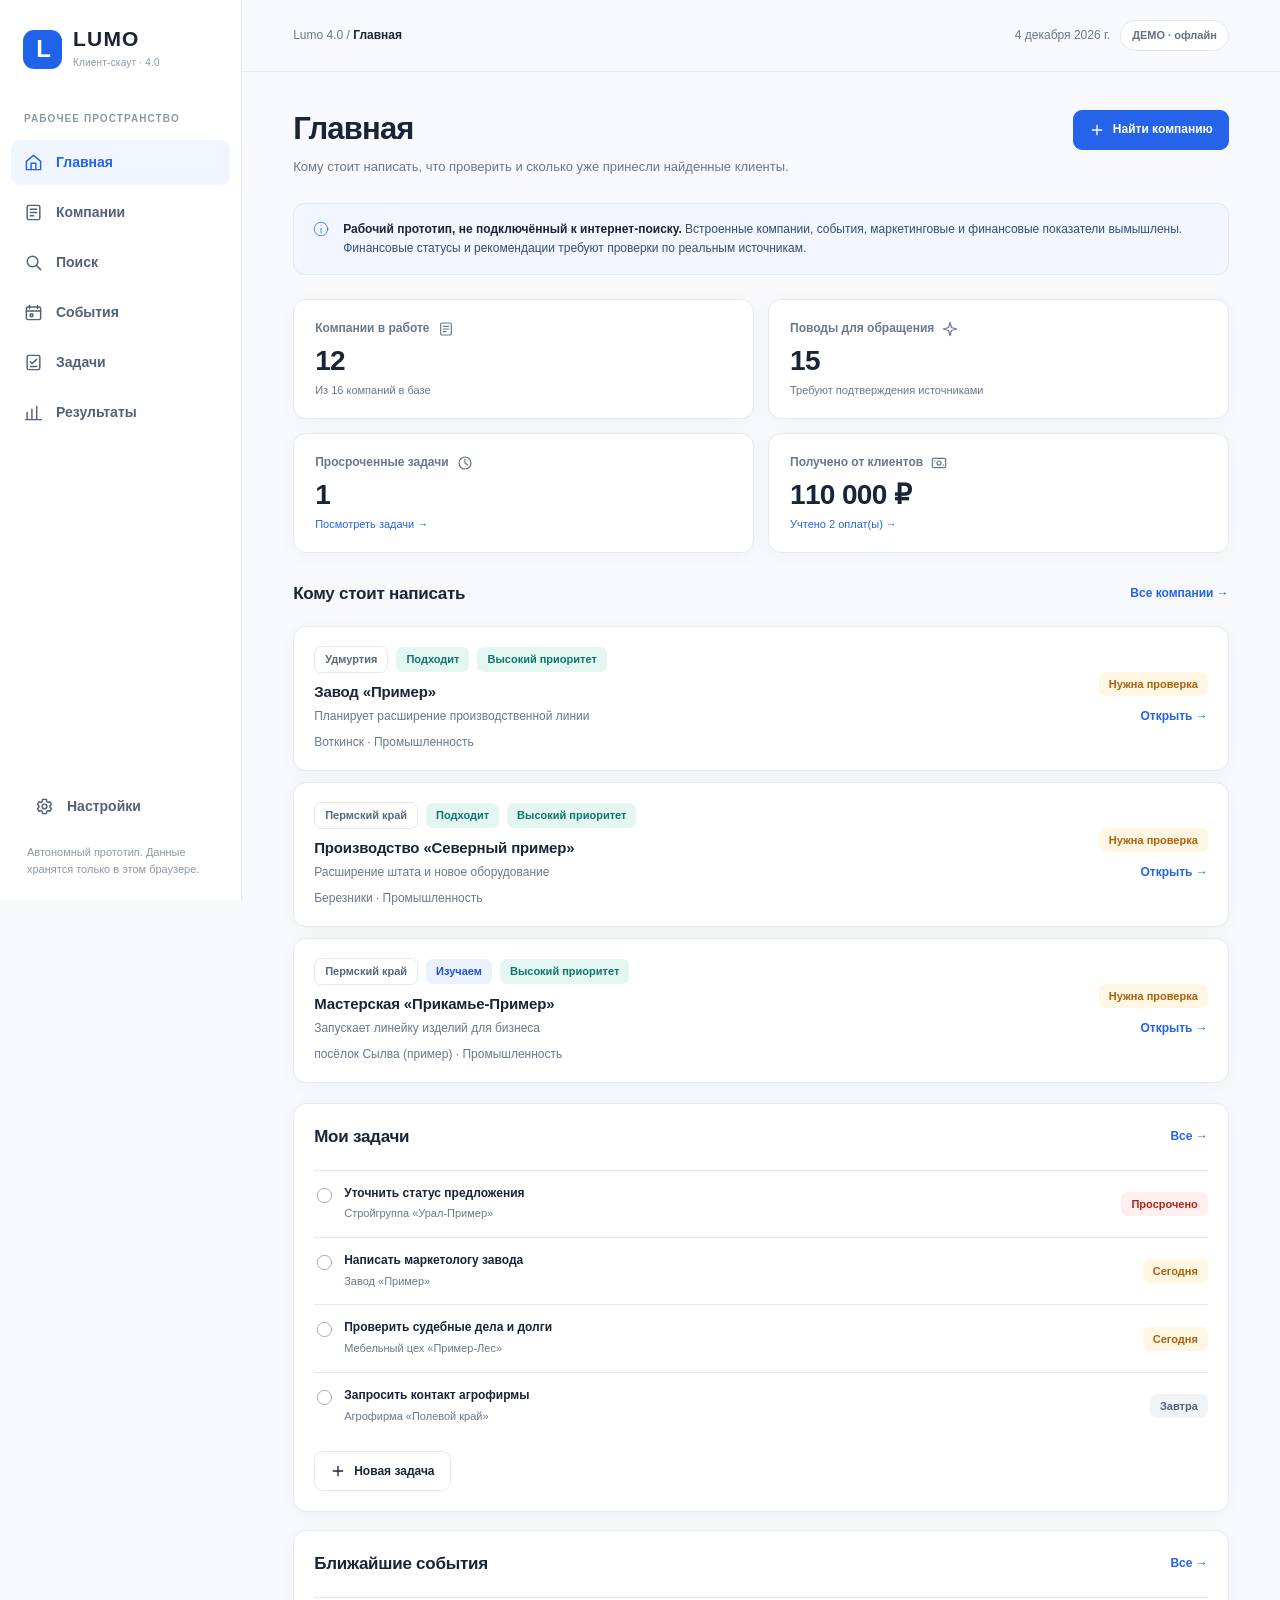
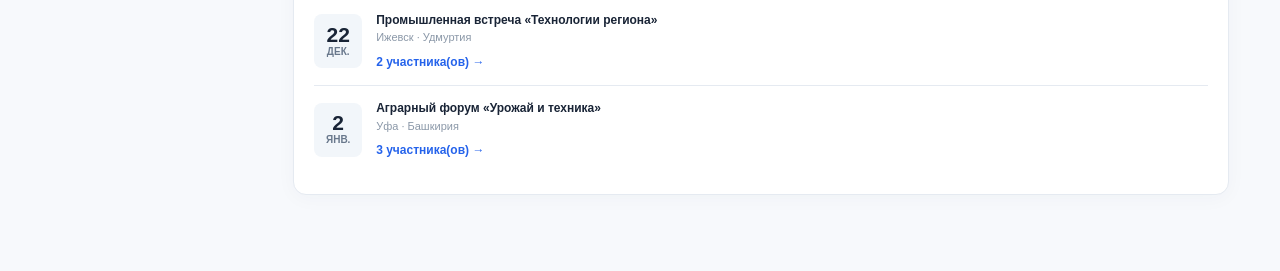
<file: preview-v4/index.html>
<!doctype html>
<html lang="ru">
<head>
<meta charset="UTF-8">
<meta name="viewport" content="width=device-width, initial-scale=1">
<meta name="color-scheme" content="light">
<meta name="description" content="Lumo 4.0 — интерактивный офлайн-прототип для поиска компаний и управления обращениями.">
<title>Lumo 4.0 — прототип интерфейса</title>
<style>
:root{--bg:#f7f9fc;--paper:#fff;--ink:#192436;--text:#344156;--sub:#69788c;--muted:#8b98a8;--line:#e5eaf1;--blue:#2563eb;--blue-hover:#1d4ed8;--blue-bg:#eff6ff;--shadow:0 3px 20px rgba(30,52,90,.035);--radius:13px;--sidebar:242px;--found:#536174;--found-bg:#eff2f6;--research:#1d4ed8;--research-bg:#eaf2ff;--ready:#0f766e;--ready-bg:#e4f6f1;--contact:#6d28d9;--contact-bg:#f2edff;--offer:#92400e;--offer-bg:#fff4db;--won:#166534;--won-bg:#e8f7ec;--closed:#64748b;--closed-bg:#f1f5f9;--danger:#b42318;--danger-bg:#fff0ef;--warning:#ae6009;--warning-bg:#fff6e4;--ok:#0f766e;--ok-bg:#e6f7f1}
*{box-sizing:border-box}html{scroll-behavior:smooth}body{margin:0;font-family:"Golos Text",Inter,-apple-system,BlinkMacSystemFont,"Segoe UI",Arial,sans-serif;background:var(--bg);color:var(--ink);font-size:14px;line-height:1.48;-webkit-font-smoothing:antialiased}button,input,select,textarea{font:inherit}button{cursor:pointer}button:disabled{cursor:not-allowed;opacity:.55}a{color:inherit;text-decoration:none}button:focus-visible,input:focus-visible,select:focus-visible,textarea:focus-visible,a:focus-visible{outline:3px solid #96baff;outline-offset:2px}::selection{background:#d7e8ff}
.app{display:flex;min-height:100vh}.sidebar{background:var(--paper);border-right:1px solid var(--line);position:fixed;left:0;top:0;bottom:0;width:var(--sidebar);display:flex;flex-direction:column;z-index:20}.brand{display:flex;align-items:center;gap:11px;padding:28px 23px 28px}.brand-mark{width:39px;height:39px;display:grid;place-items:center;border-radius:11px;background:#1f63eb;color:#fff;font-size:24px;font-weight:800;letter-spacing:-2px}.brand strong{font-size:21px;letter-spacing:1.2px;line-height:1}.brand small{display:block;letter-spacing:.2px;font-size:10px;color:var(--muted);margin-top:4px}.nav-caption{font-size:10px;letter-spacing:1.1px;text-transform:uppercase;color:var(--muted);font-weight:750;margin:13px 24px 14px}.nav{display:grid;gap:5px;padding:0 11px}.nav a{height:45px;border-radius:9px;padding:0 13px;display:flex;gap:13px;align-items:center;color:#536176;font-weight:580}.nav a:hover{background:#f5f7fb;color:var(--ink)}.nav a.active{background:var(--blue-bg);color:var(--blue);font-weight:720}.nav a svg{flex-shrink:0;width:19px;height:19px;stroke-width:1.85}.side-bottom{margin-top:auto;padding:13px 11px 20px}.side-divider{height:1px;background:var(--line);margin:0 12px 12px}.side-note{margin:15px 16px 3px;font-size:11px;color:var(--muted);line-height:1.5}.content{margin-left:var(--sidebar);width:calc(100% - var(--sidebar));min-width:0}.topbar{height:72px;padding:0 clamp(24px,4vw,62px);display:flex;align-items:center;justify-content:space-between;background:rgba(247,249,252,.96);border-bottom:1px solid var(--line);gap:12px}.crumb{color:var(--sub);font-size:12px}.crumb strong{color:var(--ink);font-weight:620}.top-right{display:flex;gap:10px;align-items:center}.demo-badge{border:1px solid #e3e8ef;background:#fff;border-radius:25px;padding:6px 11px;color:#637085;font-size:11px;font-weight:700;white-space:nowrap}.top-date{font-size:12px;color:var(--sub);white-space:nowrap}.page{max-width:1456px;margin:0 auto;padding:38px clamp(24px,4vw,62px) 76px}.heading{display:flex;gap:22px;align-items:flex-start;justify-content:space-between;margin-bottom:27px}.heading h1{font-size:31px;font-weight:760;letter-spacing:-.8px;line-height:1.22;margin:0 0 9px}.heading p{margin:0;color:var(--sub);font-size:13px;max-width:750px}.actions{display:flex;align-items:center;gap:9px;flex-wrap:wrap}.btn{display:inline-flex;align-items:center;justify-content:center;gap:8px;min-height:40px;padding:9px 15px;border-radius:9px;border:1px solid var(--line);background:#fff;color:var(--ink);font-size:12px;font-weight:700;white-space:nowrap;transition:background .12s,border-color .12s}.btn:hover{border-color:#c8d3e3;background:#f9fbfe}.btn.primary{background:var(--blue);border-color:var(--blue);color:#fff}.btn.primary:hover{background:var(--blue-hover);border-color:var(--blue-hover)}.btn.ghost{background:transparent;border-color:transparent;color:var(--sub)}.btn.link{background:none;border:0;color:var(--blue);padding:7px 0;min-height:30px}.btn.danger-outline{color:var(--danger);border-color:#f3d4d0}.btn svg{width:16px;height:16px;stroke-width:2}.card{background:var(--paper);border:1px solid var(--line);border-radius:var(--radius);box-shadow:var(--shadow)}.card-header{display:flex;justify-content:space-between;align-items:center;gap:12px;margin-bottom:20px}.card-header h2,.section-title{margin:0;font-size:17px;font-weight:750;letter-spacing:-.25px}.muted{color:var(--sub)}.tiny{color:var(--muted);font-size:11px}.small{font-size:12px}.notice{display:flex;gap:13px;align-items:flex-start;background:#f1f6ff;border:1px solid #dfeafc;padding:16px 18px;border-radius:11px;color:#364d73;font-size:12px;line-height:1.6;margin-bottom:24px}.notice svg{height:18px;width:18px;flex:none;color:var(--blue)}.notice strong{color:var(--ink)}.notice.sober{background:#fff;border-color:var(--line)}.notice.warn{background:var(--warning-bg);border-color:#f4e1bd;color:#7d531d}.notice.warn svg{color:var(--warning)}.badge{font-size:11px;font-weight:750;padding:5px 10px;display:inline-flex;align-items:center;gap:5px;border-radius:7px;white-space:nowrap;line-height:1.3}.badge.found{background:var(--found-bg);color:var(--found)}.badge.research{background:var(--research-bg);color:var(--research)}.badge.ready{background:var(--ready-bg);color:var(--ready)}.badge.contact{background:var(--contact-bg);color:var(--contact)}.badge.offer{background:var(--offer-bg);color:var(--offer)}.badge.won{background:var(--won-bg);color:var(--won)}.badge.closed{background:var(--closed-bg);color:var(--closed)}.badge.unknown{background:var(--found-bg);color:var(--found)}.badge.review{background:var(--warning-bg);color:var(--warning)}.badge.danger{background:var(--danger-bg);color:var(--danger)}.badge.today{background:var(--warning-bg);color:var(--warning)}.badge.overdue{background:var(--danger-bg);color:var(--danger)}.badge.done{background:var(--ok-bg);color:var(--ok)}.badge.neutral{background:#f1f4f7;color:#526178}.badge.blue{background:var(--blue-bg);color:var(--blue)}.badge.outline{background:#fff;border:1px solid var(--line);color:#59687d}
.stat-grid{display:grid;grid-template-columns:repeat(4,minmax(0,1fr));gap:14px;margin-bottom:28px}.stat-card{padding:20px 21px;min-height:119px}.stat-label svg,.back svg{width:16px;height:16px;stroke-width:1.8;flex:none}.stat-label{font-size:12px;color:var(--sub);font-weight:600;display:flex;align-items:center;gap:8px}.stat-number{margin:7px 0 5px;font-size:28px;line-height:1.14;font-weight:760;letter-spacing:-.65px}.stat-foot{font-size:11px;color:var(--sub)}.stat-foot a{color:var(--blue)}.split{display:grid;grid-template-columns:minmax(0,1.65fr) minmax(295px,1fr);gap:20px}.section-space{margin-top:25px}.lead-list{display:grid;gap:11px}.lead{padding:19px 20px;display:grid;grid-template-columns:minmax(0,1fr) auto;gap:12px;align-items:center;transition:border-color .12s}.lead:hover,.company-row:hover{border-color:#cad6e9}.lead h3{font-size:15px;margin:8px 0 5px;letter-spacing:-.15px}.lead p{margin:0;color:var(--sub);font-size:12px}.lead-meta{display:flex;flex-wrap:wrap;gap:8px;align-items:center}.lead-right{display:flex;flex-direction:column;align-items:flex-end;gap:12px}.stack-card{padding:20px}.task-line{display:flex;align-items:center;justify-content:space-between;gap:12px;padding:14px 0;border-top:1px solid var(--line)}.task-line:first-of-type{border-top:0}.task-main{display:flex;align-items:flex-start;gap:9px;min-width:0}.task-main button{border:0;background:none;padding:1px;color:#8797a9;display:grid;place-items:center}.task-main button svg{width:19px;height:19px}.task-main strong{font-size:12px;font-weight:650;display:block;overflow-wrap:anywhere}.task-main span{font-size:11px;color:var(--sub)}.task-line.done-task strong{text-decoration:line-through;color:var(--muted)}.event-small{padding:14px 0;border-top:1px solid var(--line);display:flex;gap:14px;align-items:center}.event-small:first-of-type{border-top:0}.datebox{flex:none;width:48px;height:54px;background:#f2f6fa;display:grid;place-items:center;align-content:center;border-radius:8px}.datebox b{font-size:21px;line-height:1}.datebox small{font-size:10px;font-weight:750;color:var(--sub);text-transform:uppercase}.link-text{background:none;border:0;padding:0;color:var(--blue);font-weight:700;font-size:12px;text-align:left}.link-text:hover{text-decoration:underline}.soft-divider{height:1px;background:var(--line);margin:18px 0}.field{display:flex;flex-direction:column;gap:7px;min-width:0}.field label{font-size:11px;font-weight:740;color:#58667a}.input,select.input,textarea.input{appearance:none;width:100%;min-height:43px;padding:10px 13px;border-radius:9px;background:#fff;border:1px solid #dfe6ef;color:var(--ink);font-size:13px;outline:none}.input:focus{border-color:#7eabf8;box-shadow:0 0 0 3px #e7f0ff}.input::placeholder{color:#9ba6b4}textarea.input{min-height:108px;resize:vertical;line-height:1.6}select.input{appearance:auto}.toolbar{display:flex;gap:10px;flex-wrap:wrap;align-items:flex-end;margin:20px 0}.toolbar .field{min-width:142px;flex:1}.toolbar .field.grow{flex:2.2;min-width:270px}.region-pills{display:flex;gap:8px;flex-wrap:wrap;margin:13px 0}.pill{padding:8px 12px;border:1px solid var(--line);background:#fff;color:#536176;border-radius:8px;font-size:11px;font-weight:680}.pill:hover{border-color:#b6c8e0}.pill.active{color:var(--blue);background:var(--blue-bg);border-color:#c8daf8}.table-card{overflow:hidden}.table-top{padding:20px 22px 16px;display:flex;gap:12px;align-items:center;justify-content:space-between}.table-count{font-size:11px;color:var(--sub)}.company-table{width:100%;border-collapse:collapse;table-layout:fixed}.company-table thead{background:#f9fbfd}.company-table th{text-align:left;color:#7f8da0;text-transform:uppercase;letter-spacing:.5px;font-size:10px;font-weight:780;padding:13px 18px;border-top:1px solid var(--line);border-bottom:1px solid var(--line)}.company-table td{padding:18px 18px;vertical-align:middle;border-bottom:1px solid #edf1f5;font-size:12px}.company-table tbody tr:last-child td{border-bottom:0}.company-table tr[data-open]{cursor:pointer}.company-table tr[data-open]:hover{background:#fbfdff}.company-table strong{font-size:13px;color:var(--ink)}.company-table small{display:block;color:var(--sub);margin-top:5px;font-size:11px}.company-table .one-line{font-weight:620}.table-bottom{border-top:1px solid var(--line);padding:14px 21px;color:var(--sub);font-size:11px;display:flex;justify-content:space-between;gap:10px;align-items:center}.empty{padding:48px 24px;text-align:center;color:var(--sub)}.empty h3{font-size:17px;color:var(--ink);margin:8px 0}.empty p{font-size:12px;max-width:480px;margin:0 auto 18px}.empty svg{width:38px;height:38px;color:#a4b2c5}.steps{display:grid;grid-template-columns:repeat(6,minmax(0,1fr));gap:8px;margin-top:21px}.step{position:relative;background:none;border:0;padding:0;text-align:left;min-width:0;color:var(--sub)}.step .rail{height:6px;border-radius:3px;background:#e8edf3;margin-bottom:10px}.step.found .rail{background:#c4ced9}.step.research .rail{background:#8fb8fa}.step.ready .rail{background:#47b7aa}.step.contact .rail{background:#ad8cf4}.step.offer .rail{background:#e4b358}.step.won .rail{background:#7fca9b}.step.current{color:var(--ink);font-weight:740}.step.current .rail{outline:2px solid currentColor;outline-offset:3px}.step span{font-size:11px;line-height:1.25;display:block}.progress-accent{height:2px;width:50%;background:linear-gradient(90deg,#afc8ed,#70b8b8);margin-top:19px;max-width:100%;border-radius:2px}.detail-grid{display:grid;grid-template-columns:minmax(0,1.55fr) minmax(295px,1fr);gap:19px;align-items:start}.col{display:grid;gap:18px;min-width:0}.detail-card{padding:22px}.detail-card h2{font-size:17px;margin:0 0 14px}.detail-card h3{font-size:13px;margin:17px 0 7px}.detail-card p{font-size:12px;color:var(--sub);margin:7px 0;line-height:1.65}.detail-card .fact{color:var(--ink);font-weight:640;font-size:13px}.pair{display:flex;justify-content:space-between;gap:20px;padding:12px 0;border-top:1px solid var(--line);font-size:12px}.pair:first-of-type{border-top:0}.pair span:first-child{color:var(--sub)}.pair b{font-weight:680;text-align:right}.source{padding:11px 13px;border:1px solid var(--line);border-radius:8px;background:#fbfcfe;font-size:11px;color:var(--sub)}.source b{color:var(--ink)}.eyebrow{font-size:10px;text-transform:uppercase;letter-spacing:1px;font-weight:780;color:var(--muted)}.signal{display:flex;align-items:flex-start;gap:10px;padding:11px 0;border-top:1px solid var(--line)}.signal .signal-icon{width:28px;height:28px;flex:none;border-radius:8px;background:#f0f5fa;color:#65809c;display:grid;place-items:center}.signal .signal-icon svg{width:15px;height:15px}.signal b{font-size:12px;display:block}.signal span{display:block;color:var(--sub);font-size:11px;margin-top:3px}.risk-box{background:#fff9f0;border:1px solid #f5e6cc;border-radius:8px;padding:12px 13px;font-size:11px;color:#7f592a;margin:14px 0}.risk-box strong{color:#674113}.detail-compact-note{font-size:11px;color:var(--sub);margin-top:10px}.financial-grid{display:grid;grid-template-columns:1fr;gap:0}.stage-select{display:flex;flex-wrap:wrap;gap:7px;margin-top:14px}.stage-select button{padding:8px 10px;font-size:11px;border:1px solid var(--line);border-radius:8px;background:white;font-weight:650;color:var(--text)}.stage-select button[aria-pressed="true"]{background:var(--blue-bg);color:var(--blue);border-color:#b9d0f7}.priority{display:flex;align-items:center;justify-content:space-between;gap:12px;padding:13px 15px;border:1px solid var(--line);border-radius:10px;margin-top:18px;background:#fafbfd}.priority strong{font-size:12px}.priority small{display:block;font-size:11px;color:var(--sub);margin-top:3px}.priority .priority-rank{font-size:12px;font-weight:750}.priority.high .priority-rank{color:var(--ready)}.priority.medium .priority-rank{color:var(--warning)}.priority.low .priority-rank{color:var(--found)}.event-card-grid{display:grid;grid-template-columns:repeat(2,minmax(0,1fr));gap:14px}.event-card{padding:21px;display:flex;gap:14px;min-width:0}.event-body{flex:1;min-width:0}.event-body h3{font-size:15px;line-height:1.4;margin:6px 0 7px}.event-body p{font-size:11px;color:var(--sub);margin:0 0 8px}.event-count{font-size:11px;color:var(--sub);margin-top:9px}.task-table .task-record{display:grid;grid-template-columns:22px minmax(0,1fr) 155px 98px 85px;gap:13px;align-items:center;border-top:1px solid var(--line);padding:15px 20px}.task-table .task-record:first-child{border-top:0}.task-record strong{font-size:12px;display:block}.task-record small{font-size:11px;color:var(--sub)}.task-record.is-done strong{text-decoration:line-through;color:var(--muted)}.icon-btn{background:none;border:0;padding:6px;display:grid;place-items:center;border-radius:7px;color:#7c8ca1}.icon-btn:hover{background:#f1f5fa;color:var(--ink)}.icon-btn svg{width:18px;height:18px}.metric-hero{padding:28px}.metric-hero .sum{font-size:40px;letter-spacing:-1.2px;font-weight:770;margin:5px 0 3px}.revenue-bars{display:flex;align-items:end;gap:13px;height:164px;border-bottom:1px solid #dce4ef;padding:14px 2px 0}.revenue-column{flex:1;height:100%;display:flex;align-items:end;justify-content:center;position:relative}.revenue-column .bar{width:min(45px,72%);border-radius:5px 5px 0 0;background:#729def;min-height:3px}.revenue-column small{position:absolute;top:100%;left:0;right:0;text-align:center;font-size:10px;color:var(--sub);padding-top:7px}.revenue-column .bar:hover{background:#2563eb}.earnings-table{width:100%;border-collapse:collapse}.earnings-table td,.earnings-table th{border-bottom:1px solid var(--line);padding:13px 17px;text-align:left;font-size:12px}.earnings-table th{color:var(--sub);font-size:11px;font-weight:600}.earnings-table tr:last-child td{border:0}.money{font-variant-numeric:tabular-nums;font-weight:730}.select-grid{display:grid;grid-template-columns:repeat(2,minmax(0,1fr));gap:15px}.search-panel{padding:24px}.checkbox-line{display:flex;align-items:center;gap:9px;font-size:12px;color:var(--text);cursor:pointer}.checkbox-line input{accent-color:var(--blue);width:15px;height:15px}.search-results{display:grid;gap:10px}.search-result{display:flex;align-items:flex-start;justify-content:space-between;gap:16px;padding:18px}.search-result h3{margin:4px 0 5px;font-size:15px}.search-result p{font-size:12px;color:var(--sub);margin:0}.search-result .badges{display:flex;gap:7px;flex-wrap:wrap;margin-top:11px}.legend-grid{display:grid;grid-template-columns:repeat(2,minmax(0,1fr));gap:10px}.legend-row{padding:13px;border:1px solid var(--line);border-radius:9px;display:flex;align-items:center;justify-content:space-between;gap:10px}.legend-row small{color:var(--sub);font-size:11px}.form-error{color:var(--danger);font-size:12px;min-height:16px;margin-top:5px}.mobile-head,.mobile-nav{display:none}.overlay{position:fixed;inset:0;background:rgba(15,32,57,.44);z-index:60;display:flex;align-items:center;justify-content:center;padding:16px}.modal{width:min(535px,100%);max-height:92vh;overflow:auto;background:#fff;border-radius:15px;box-shadow:0 35px 105px rgba(22,36,55,.2);padding:26px}.modal-head{display:flex;justify-content:space-between;gap:12px;align-items:flex-start;margin-bottom:22px}.modal h2{margin:0 0 6px;font-size:21px}.modal p{font-size:12px;color:var(--sub);margin:0}.modal-grid{display:grid;gap:14px}.modal-footer{display:flex;justify-content:flex-end;gap:9px;margin-top:20px}.toast{position:fixed;right:25px;bottom:26px;background:#192436;color:#fff;padding:11px 15px;border-radius:9px;z-index:90;max-width:330px;box-shadow:0 12px 40px #0002;font-size:12px;pointer-events:none}.spacer8{height:8px}.mt8{margin-top:8px}.mt12{margin-top:12px}.mt18{margin-top:18px}.mb10{margin-bottom:10px}.flex-between{display:flex;align-items:center;justify-content:space-between;gap:10px}.max-read{max-width:770px}.text-danger{color:var(--danger)}.hint{border-bottom:1px dotted #9ba9bb;cursor:help}.group-title{display:flex;align-items:center;justify-content:space-between;margin:28px 0 14px}.group-title h2{font-size:16px;margin:0}.result-inset{padding:18px;border:1px solid var(--line);border-radius:10px;background:#fbfcfe}.kpi-note{margin-top:9px;color:var(--sub);font-size:11px}.search-checks{display:flex;flex-wrap:wrap;gap:15px}.status-sample{display:flex;flex-wrap:wrap;gap:9px}.result-grid{display:grid;grid-template-columns:repeat(2,minmax(0,1fr));gap:17px}.muted-block{font-size:12px;color:var(--sub);padding:12px 14px;background:#f7f9fc;border-radius:9px}.back{display:inline-flex;align-items:center;gap:7px;color:var(--blue);border:0;background:none;padding:0;margin-bottom:17px;font-size:12px;font-weight:690}.revenue-source{font-size:11px;color:var(--sub);margin-top:13px}.demo-ribbon{background:#fff;border:1px dashed #cbd7e8;color:#66768d;border-radius:9px;font-size:11px;padding:9px 12px;margin-bottom:20px}
body.compact .company-table td{padding-top:10px;padding-bottom:10px}body.compact .task-record{padding-top:9px;padding-bottom:9px}body.compact .lead{padding:12px}
@media(max-width:1280px){.stat-grid{grid-template-columns:repeat(2,minmax(0,1fr))}.detail-grid,.split{grid-template-columns:1fr}.event-card-grid{grid-template-columns:1fr}.company-table th,.company-table td{padding-left:11px;padding-right:11px}}@media(max-width:950px){:root{--sidebar:205px}.sidebar .nav a{font-size:12px}.sidebar .brand{padding-left:16px}.page{padding:30px 22px 60px}.topbar{padding:0 22px}.company-table th:nth-child(3),.company-table td:nth-child(3){display:none}}@media(max-width:720px){.sidebar{display:none}.content{margin-left:0;width:100%}.topbar{height:56px;padding:0 17px}.top-date{display:none}.mobile-head{display:block;font-weight:790;font-size:17px;letter-spacing:.7px}.crumb{display:none}.mobile-nav{display:flex;align-items:center;position:fixed;bottom:0;left:0;right:0;height:69px;padding:5px 3px max(6px,env(safe-area-inset-bottom));z-index:35;background:#fff;border-top:1px solid var(--line);overflow-x:auto}.mobile-nav a{min-width:48px;flex:1;display:flex;flex-direction:column;align-items:center;justify-content:center;color:#65748a;font-size:9px;gap:3px;padding:4px 2px}.mobile-nav a.active{color:var(--blue);font-weight:750}.mobile-nav svg{width:20px;height:20px}.page{padding:22px 15px 105px}.heading{flex-direction:column;gap:15px;margin-bottom:17px}.heading h1{font-size:25px}.heading .actions{width:100%}.stat-grid{gap:9px}.stat-card{padding:15px;min-height:112px}.stat-number{font-size:24px}.stat-label{font-size:11px}.lead{padding:14px;grid-template-columns:1fr}.lead-right{flex-direction:row;align-items:center;justify-content:space-between}.detail-card,.stack-card{padding:17px}.steps{gap:5px}.step span{font-size:9px}.toolbar .field,.toolbar .field.grow{min-width:135px;flex:1 1 100%}.company-table,.company-table tbody,.company-table tr,.company-table td{display:block;width:100%}.company-table thead{display:none}.company-table tr{padding:13px 17px;border-bottom:1px solid var(--line)}.company-table td{padding:4px 0!important;border:0}.company-table td:nth-child(3){display:block}.company-table tr td:last-child{margin-top:6px}.company-table tr:last-child{border:0}.table-bottom{font-size:10px}.select-grid,.legend-grid,.result-grid{grid-template-columns:1fr}.event-card-grid{grid-template-columns:1fr}.task-table .task-record{grid-template-columns:20px minmax(0,1fr) auto;gap:8px}.task-record .task-date{grid-column:2}.task-record .task-controls{grid-column:3;grid-row:1/3}.task-record .task-company{display:none}.metric-hero .sum{font-size:32px}.search-result{flex-direction:column}.search-result .actions{width:100%}.heading .btn{flex:1}.topbar .demo-badge{font-size:10px}.overlay{align-items:flex-end;padding:0}.modal{width:100%;max-height:90vh;border-radius:18px 18px 0 0;padding:20px}.toast{bottom:82px;left:15px;right:15px;max-width:none}.region-pills{gap:6px}}
@media(prefers-reduced-motion:reduce){html{scroll-behavior:auto}*{transition:none!important}}
</style>
</head>
<body>
<div id="app"></div>
<script>
'use strict';
const DB_KEY='lumo_ui_prototype_v4_v1';
const STAGES=[['found','Найдено'],['research','Изучаем'],['ready','Подходит'],['contact','На связи'],['offer','Предложение'],['won','Получен заказ'],['closed','Закрыто']];
const PHASES=Object.fromEntries(STAGES);
const REGIONS=['Удмуртия','Татарстан','Пермский край','Башкирия'];
const SECTORS=['Промышленность','Сельское хозяйство','Строительство','Логистика','Услуги','Торговля','Медицина','Девелопмент'];
const ICONS={home:'<path d="M3 10.5 12 3l9 7.5V21H3z"/><path d="M9 21v-8h6v8"/>',companies:'<rect x="4" y="3" width="16" height="18" rx="2"/><path d="M8 8h8M8 12h8M8 16h4"/>',search:'<circle cx="10.8" cy="10.8" r="6.7"/><path d="m16 16 5 5"/>',events:'<rect x="3" y="5" width="18" height="16" rx="2"/><path d="M7 3v4M17 3v4M3 10h18M8 14h3v3H8z"/>',tasks:'<rect x="4" y="3" width="16" height="18" rx="2"/><path d="m8 11 2.2 2.2L16 8M8 17h8"/>',results:'<path d="M4 20V12M10 20V8M16 20V4M22 21H2"/>',settings:'<circle cx="12" cy="12" r="3"/><path d="M19 12a7 7 0 0 0-.1-1l2-1.5-2-3.5-2.4 1a8 8 0 0 0-1.7-1L14.5 3h-5l-.3 3a8 8 0 0 0-1.7 1l-2.4-1-2 3.5L5 11a7 7 0 0 0 0 2l-1.9 1.5 2 3.5 2.4-1a8 8 0 0 0 1.7 1l.3 3h5l.3-3a8 8 0 0 0 1.7-1l2.4 1 2-3.5-2-1.5a7 7 0 0 0 .1-1z"/>',plus:'<path d="M12 5v14M5 12h14"/>',arrow:'<path d="M4 12h16m-7-7 7 7-7 7"/>',back:'<path d="m15 18-6-6 6-6"/>',check:'<path d="m5 12 4 4L19 6"/>',circle:'<circle cx="12" cy="12" r="9"/>',info:'<circle cx="12" cy="12" r="9"/><path d="M12 11v6M12 7h.01"/>',alert:'<path d="m12 3 10 18H2L12 3zM12 9v5M12 18h.01"/>',x:'<path d="M5 5l14 14M19 5 5 19"/>',download:'<path d="M12 3v13m-4-4 4 4 4-4M4 18v3h16v-3"/>',filter:'<path d="M4 7h16M7 12h10M10 17h4"/>',save:'<path d="M4 4h14l3 3v13H4zM8 4v6h9V4M8 20v-7h9v7"/>',building:'<rect x="4" y="3" width="16" height="18" rx="1"/><path d="M9 7h2M14 7h2M9 11h2M14 11h2M10 21v-5h4v5"/>',shield:'<path d="M12 2 20 6v6c0 5.1-3 8.2-8 10-5-1.8-8-4.9-8-10V6z"/><path d="m9 12 2 2 4-4"/>',clock:'<circle cx="12" cy="12" r="9"/><path d="M12 6v6l4 3"/>',eye:'<path d="M2 12s4-7 10-7 10 7 10 7-4 7-10 7S2 12 2 12z"/><circle cx="12" cy="12" r="3"/>',chevron:'<path d="m9 18 6-6-6-6"/>',cash:'<rect x="2" y="5" width="20" height="14" rx="2"/><circle cx="12" cy="12" r="3"/><path d="M5 9h1m12 6h1"/>',trash:'<path d="M4 7h16M10 4h4M6 7l1 14h10l1-14M10 11v6m4-6v6"/>',spark:'<path d="m12 2 2.2 7.8L22 12l-7.8 2.2L12 22l-2.2-7.8L2 12l7.8-2.2z"/>'};
const icon=(name,extra='')=>`<svg ${extra} viewBox="0 0 24 24" fill="none" stroke="currentColor" stroke-linecap="round" stroke-linejoin="round" aria-hidden="true">${ICONS[name]||ICONS.circle}</svg>`;
const esc=(v)=>String(v??'').replace(/[&<>"']/g,ch=>({'&':'&amp;','<':'&lt;','>':'&gt;','"':'&quot;',"'":'&#39;'}[ch]));
const money=(n)=>new Intl.NumberFormat('ru-RU',{maximumFractionDigits:0}).format(Number(n)||0)+' ₽';
const iso=(offset=0)=>{const d=new Date();d.setHours(12,0,0,0);d.setDate(d.getDate()+offset);return [d.getFullYear(),String(d.getMonth()+1).padStart(2,'0'),String(d.getDate()).padStart(2,'0')].join('-')};
const fmtDate=(v,options={day:'numeric',month:'long'})=>{if(!v)return 'Нет даты';let d=new Date(v+'T12:00:00');return isNaN(d)?'Нет даты':new Intl.DateTimeFormat('ru-RU',options).format(d)};
const shortDate=v=>fmtDate(v,{day:'numeric',month:'short'});
const safeId=id=>String(id??'').replace(/[^a-z0-9_\-]/gi,'');
const seedCompanies=[
{id:'c01',name:'Завод «Пример»',region:'Удмуртия',town:'Воткинск',sector:'Промышленность',stage:'ready',reason:'Планирует расширение производственной линии',content:'Есть повод предложить съёмку цеха и корпоративное видео.',marketing:'active',photoMonths:8,videoMonths:18,socialMonths:1,finance:'review',financeNote:'Открытые реестры в прототипе не подключены.',priority:'high',contact:'',note:'',eventIds:['e01']},
{id:'c02',name:'Агрофирма «Полевой край»',region:'Удмуртия',town:'деревня Луговая (пример, 2 тыс. жителей)',sector:'Сельское хозяйство',stage:'research',reason:'Открывает новый сельскохозяйственный цех',content:'Съёмка полей, техники и производства может быть актуальна.',marketing:'quiet',photoMonths:36,videoMonths:49,socialMonths:26,finance:'unknown',financeNote:'Потребуется проверить долги, суды и исполнительные производства.',priority:'high',contact:'',note:'',eventIds:['e02']},
{id:'c03',name:'Логистика «Кама-Пример»',region:'Татарстан',town:'Елабуга',sector:'Логистика',stage:'contact',reason:'Упомянута в примерном списке участников выставки',content:'Вероятна потребность в презентационном видео.',marketing:'active',photoMonths:5,videoMonths:10,socialMonths:1,finance:'review',financeNote:'Нужна ручная проверка кредитной нагрузки.',priority:'high',contact:'Менеджер (пример)',note:'',eventIds:['e03']},
{id:'c04',name:'Стройгруппа «Урал-Пример»',region:'Пермский край',town:'Пермь',sector:'Строительство',stage:'offer',reason:'Анонсирует несколько новых объектов',content:'Релевантны фото недвижимости и обзорное видео.',marketing:'active',photoMonths:4,videoMonths:7,socialMonths:1,finance:'danger',financeNote:'Условный сигнал в учебных данных. В реальности необходимо проверить первоисточник.',priority:'medium',contact:'Отдел маркетинга (пример)',note:'',eventIds:['e04']},
{id:'c05',name:'Сервис «Юг-Пример»',region:'Башкирия',town:'Уфа',sector:'Услуги',stage:'found',reason:'Контент на сайте давно не обновлялся',content:'Сначала выяснить, готова ли компания инвестировать в продвижение.',marketing:'quiet',photoMonths:28,videoMonths:31,socialMonths:12,finance:'unknown',financeNote:'Оценка платёжеспособности отсутствует.',priority:'low',contact:'',note:'',eventIds:[]},
{id:'c06',name:'Медцентр «Белый пример»',region:'Татарстан',town:'Набережные Челны',sector:'Медицина',stage:'won',reason:'Ранее заказывал коммерческую съёмку',content:'Подходит предложение регулярного обновления контента.',marketing:'active',photoMonths:3,videoMonths:5,socialMonths:0,finance:'review',financeNote:'История оплат хранится отдельно от внешней финансовой оценки.',priority:'high',contact:'Маркетолог (пример)',note:'',eventIds:['e05']},
{id:'c07',name:'Производство «Северный пример»',region:'Пермский край',town:'Березники',sector:'Промышленность',stage:'ready',reason:'Расширение штата и новое оборудование',content:'Релевантен HR-ролик и съёмка производственных процессов.',marketing:'medium',photoMonths:15,videoMonths:24,socialMonths:5,finance:'review',financeNote:'Не проверена динамика долгов.',priority:'high',contact:'',note:'',eventIds:['e01']},
{id:'c08',name:'Агрокомплекс «Тихая ферма»',region:'Башкирия',town:'село Красный Ключ (пример)',sector:'Сельское хозяйство',stage:'found',reason:'Начало сезона сельхозработ и обновление парка техники',content:'Возможны съёмки техники и имиджевые ролики.',marketing:'quiet',photoMonths:32,videoMonths:44,socialMonths:16,finance:'unknown',financeNote:'Финансовые показатели не получены.',priority:'medium',contact:'',note:'',eventIds:['e02']},
{id:'c09',name:'Девелопер «Новый квартал — пример»',region:'Удмуртия',town:'Ижевск',sector:'Девелопмент',stage:'won',reason:'Новый жилой комплекс в активной стадии продаж',content:'Съёмка стройплощадки, интерьеров и инфраструктуры.',marketing:'active',photoMonths:2,videoMonths:3,socialMonths:0,finance:'review',financeNote:'Проверка внешних долгов не проводилась.',priority:'high',contact:'Отдел рекламы (пример)',note:'',eventIds:['e04']},
{id:'c10',name:'Мастерская «Прикамье-Пример»',region:'Пермский край',town:'посёлок Сылва (пример)',sector:'Промышленность',stage:'research',reason:'Запускает линейку изделий для бизнеса',content:'Может заинтересоваться съёмкой продукции на производстве.',marketing:'medium',photoMonths:11,videoMonths:20,socialMonths:3,finance:'review',financeNote:'Нет сведений об исполнительных производствах.',priority:'medium',contact:'',note:'',eventIds:['e06']},
{id:'c11',name:'Торговый дом «Поволжье-Пример»',region:'Татарстан',town:'село Осиново (пример)',sector:'Торговля',stage:'research',reason:'Участвует в нескольких отраслевых встречах',content:'Видео о компании и поставках — возможная потребность.',marketing:'active',photoMonths:7,videoMonths:9,socialMonths:2,finance:'unknown',financeNote:'Нет источников для финансовой оценки.',priority:'medium',contact:'',note:'',eventIds:['e03']},
{id:'c12',name:'Клиника «Пример здоровья»',region:'Башкирия',town:'Стерлитамак',sector:'Медицина',stage:'contact',reason:'Обновляет сайт и развивает раздел с врачами',content:'Релевантны съёмка клиники и интервью с врачами.',marketing:'active',photoMonths:1,videoMonths:4,socialMonths:1,finance:'review',financeNote:'Данные о судебных спорах не проверены.',priority:'high',contact:'Администратор (пример)',note:'',eventIds:['e05']},
{id:'c13',name:'Мебельный цех «Пример-Лес»',region:'Удмуртия',town:'село Киясово (пример)',sector:'Промышленность',stage:'ready',reason:'Расширяет производство мебели',content:'Съёмка цеха и готовой продукции для сайта.',marketing:'quiet',photoMonths:27,videoMonths:40,socialMonths:17,finance:'review',financeNote:'Необходимо оценить способность оплачивать заказ.',priority:'high',contact:'',note:'',eventIds:['e06']},
{id:'c14',name:'Агрохолдинг «Восток-Пример»',region:'Татарстан',town:'деревня Карасу (пример, менее 2 тыс. жителей)',sector:'Сельское хозяйство',stage:'found',reason:'Планы строительства нового комплекса',content:'Видео о проекте и сельхозпредприятии может быть полезно.',marketing:'medium',photoMonths:13,videoMonths:15,socialMonths:4,finance:'unknown',financeNote:'Проверка долгов и судов не выполнялась.',priority:'high',contact:'',note:'',eventIds:['e02']},
{id:'c15',name:'Компания «Пример-Металл»',region:'Пермский край',town:'Чусовой',sector:'Промышленность',stage:'closed',reason:'Потенциальная потребность не подтверждена',content:'Пока нет подтверждённого повода для обращения.',marketing:'quiet',photoMonths:32,videoMonths:60,socialMonths:35,finance:'danger',financeNote:'Иллюстративный финансовый риск, не результат внешней проверки.',priority:'low',contact:'',note:'',eventIds:[]},
{id:'c16',name:'Экоотель «Горный пример»',region:'Башкирия',town:'село Павловка (пример)',sector:'Услуги',stage:'offer',reason:'Готовит обновление сайта перед сезоном',content:'Возможны интерьерная съёмка и виртуальный тур.',marketing:'active',photoMonths:6,videoMonths:8,socialMonths:1,finance:'review',financeNote:'Реестры не подключены.',priority:'medium',contact:'Менеджер (пример)',note:'',eventIds:['e07']}
];
const seedEvents=[
{id:'e01',name:'Промышленная встреча «Технологии региона»',region:'Удмуртия',city:'Ижевск',date:iso(18),kind:'Форум',companyIds:['c01','c07'],info:'Пример промышленного форума: участники и программа условные.'},
{id:'e02',name:'Аграрный форум «Урожай и техника»',region:'Башкирия',city:'Уфа',date:iso(29),kind:'Форум',companyIds:['c02','c08','c14'],info:'Пример аграрного мероприятия и связанных компаний.'},
{id:'e03',name:'Выставка «Бизнес Поволжья»',region:'Татарстан',city:'Казань',date:iso(39),kind:'Выставка',companyIds:['c03','c11'],info:'Пример: перед реальным обращением нужна проверка списка участников.'},
{id:'e04',name:'Строительный форум «Город и недвижимость»',region:'Пермский край',city:'Пермь',date:iso(52),kind:'Форум',companyIds:['c04','c09'],info:'Демонстрационные участники.'},
{id:'e05',name:'Конференция «Медицинский маркетинг»',region:'Татарстан',city:'Казань',date:iso(64),kind:'Конференция',companyIds:['c06','c12'],info:'Название и участники придуманы для тестирования интерфейса.'},
{id:'e06',name:'Выставка «Сделано в регионах»',region:'Удмуртия',city:'Ижевск',date:iso(78),kind:'Выставка',companyIds:['c10','c13'],info:'Демонстрационная карточка выставки.'},
{id:'e07',name:'Туристический форум «Притяжение»',region:'Башкирия',city:'Уфа',date:iso(91),kind:'Форум',companyIds:['c16'],info:'Демонстрационное мероприятие, не реальная афиша.'},
{id:'e08',name:'Деловая встреча «Производство и кадры»',region:'Пермский край',city:'Пермь',date:iso(102),kind:'Деловая встреча',companyIds:['c07','c10'],info:'Условные участники и дата.'}
];
const seedTasks=[
{id:'t01',title:'Написать маркетологу завода',companyId:'c01',due:iso(0),done:false},
{id:'t02',title:'Запросить контакт агрофирмы',companyId:'c02',due:iso(1),done:false},
{id:'t03',title:'Уточнить статус предложения',companyId:'c04',due:iso(-2),done:false},
{id:'t04',title:'Подготовить коммерческое предложение',companyId:'c12',due:iso(3),done:false},
{id:'t05',title:'Проверить список участников выставки',companyId:'c03',due:iso(5),done:false},
{id:'t06',title:'Уточнить потребность в новом ролике',companyId:'c06',due:iso(-4),done:true},
{id:'t07',title:'Проверить судебные дела и долги',companyId:'c13',due:iso(0),done:false}
];
const seedPayments=[{id:'p01',companyId:'c06',amount:65000,date:iso(-14),comment:'Демонстрационная оплата за видео'},{id:'p02',companyId:'c09',amount:45000,date:iso(-4),comment:'Демонстрационная оплата за фото'}];
const seed=()=>({version:1,companies:structuredClone(seedCompanies),tasks:structuredClone(seedTasks),payments:structuredClone(seedPayments),settings:{compact:false,showClosed:false},createdAt:new Date().toISOString()});
function load(){try{const s=JSON.parse(localStorage.getItem(DB_KEY));if(s&&s.version===1&&Array.isArray(s.companies)&&Array.isArray(s.tasks)&&Array.isArray(s.payments)&&s.settings)return s;}catch(e){}return seed()}
let db=load();let ui={view:'home',companyId:null,eventId:null,filter:{q:'',region:'',sector:'',stage:'',finance:'',sort:'priority',reasonOnly:false},taskFilter:'open',eventRegion:'',search:{q:'',region:'',sector:'',hasEvent:false,activeOnly:false,done:false},modal:null,returnFocus:null};
const company=id=>db.companies.find(c=>c.id===id);
const event=id=>seedEvents.find(e=>e.id===id);
const save=()=>{try{localStorage.setItem(DB_KEY,JSON.stringify(db))}catch(e){toast('Не удалось сохранить данные в браузере')}};
const paymentTotal=id=>db.payments.filter(p=>p.companyId===id).reduce((s,p)=>s+(Number(p.amount)||0),0);
const openTasks=()=>db.tasks.filter(t=>!t.done);
const overdue=()=>openTasks().filter(t=>t.due<iso(0));
const stagesBefore=['found','research','ready','contact','offer','won'];
function companyPriority(c){let n=0; if(c.reason)n+=2;if(c.marketing==='active')n+=2;if(c.marketing==='medium')n+=1;if(c.eventIds?.length)n+=1;if(c.stage==='contact'||c.stage==='offer')n+=1;if(c.finance==='danger')n-=3;if(c.stage==='closed')n-=5;return n>=4?'high':n>=2?'medium':'low'}
const priorityText={high:'Высокий',medium:'Средний',low:'Низкий'};
function financeBadge(s){return s==='danger'?`<span class="badge danger" title="Есть учебный сигнал риска, финансовая проверка не подключена">Риск: проверить</span>`:s==='review'?`<span class="badge review" title="Долги, суды и отчётность не проверены">Нужна проверка</span>`:`<span class="badge unknown" title="Отсутствие сведений не означает отсутствие долгов">Нет данных</span>`}
const stageBadge=stage=>`<span class="badge ${esc(stage)}">${esc(PHASES[stage]||'Не указан')}</span>`;
const riskText=s=>s==='danger'?'Есть условный риск':s==='review'?'Нужна проверка':'Нет данных';
const dueStatus=t=>t.done?'done':t.due<iso(0)?'overdue':t.due===iso(0)?'today':'neutral';
const dueLabel=t=>t.done?'Готово':t.due<iso(0)?'Просрочено':t.due===iso(0)?'Сегодня':t.due===iso(1)?'Завтра':shortDate(t.due);
function toast(message){document.querySelector('.toast')?.remove();const el=document.createElement('div');el.className='toast';el.role='status';el.textContent=message;document.body.append(el);clearTimeout(toast.timer);toast.timer=setTimeout(()=>el.remove(),3300)}
const htmlButton=(label,action,id='',kind='')=>`<button class="btn ${kind}" type="button" data-action="${esc(action)}" data-id="${esc(id)}">${label}</button>`;
const navList=[['home','Главная','home'],['companies','Компании','companies'],['search','Поиск','search'],['events','События','events'],['tasks','Задачи','tasks'],['results','Результаты','results']];
function navMarkup(mobile=false){return navList.map(([path,label,ic])=>`<a href="#/${path}" class="${ui.view===path||(ui.view==='company'&&path==='companies')||(ui.view==='event'&&path==='events')?'active':''}" ${ui.view===path?'aria-current="page"':''} title="${label}">${icon(ic)}<span>${label}</span></a>`).join('')+(mobile?'':`<div class="side-divider"></div><a href="#/settings" class="${ui.view==='settings'?'active':''}">${icon('settings')}<span>Настройки</span></a>`)}
function shell(body){const parent=ui.view==='company'?'Компании':ui.view==='event'?'События':({home:'Главная',companies:'Компании',search:'Поиск',events:'События',tasks:'Задачи',results:'Результаты',settings:'Настройки'})[ui.view];return `<div class="app"><aside class="sidebar"><div class="brand"><div class="brand-mark" aria-hidden="true">L</div><div><strong>LUMO</strong><small>Клиент-скаут · 4.0</small></div></div><div class="nav-caption">Рабочее пространство</div><nav class="nav" aria-label="Основная навигация">${navList.map(([path,label,ic])=>`<a href="#/${path}" class="${ui.view===path||(ui.view==='company'&&path==='companies')||(ui.view==='event'&&path==='events')?'active':''}">${icon(ic)}<span>${label}</span></a>`).join('')}</nav><div class="side-bottom"><nav class="nav" aria-label="Настройки"><a href="#/settings" class="${ui.view==='settings'?'active':''}">${icon('settings')}<span>Настройки</span></a></nav><p class="side-note">Автономный прототип. Данные хранятся только в этом браузере.</p></div></aside><main class="content"><header class="topbar"><span class="mobile-head">LUMO</span><div class="crumb">Lumo 4.0 / <strong>${esc(parent||'Главная')}</strong></div><div class="top-right"><span class="top-date">${esc(fmtDate(iso(0),{day:'numeric',month:'long',year:'numeric'}))}</span><span class="demo-badge" title="Данные и события вымышленные. Реальный поиск и реестры не подключены.">ДЕМО · офлайн</span></div></header><div class="page">${body}</div></main><nav class="mobile-nav" aria-label="Мобильное меню">${navMarkup(true)}<a href="#/settings" class="${ui.view==='settings'?'active':''}">${icon('settings')}<span>Ещё</span></a></nav></div>${ui.modal?renderModal():''}`}
const header=(title,descr='',action='')=>`<div class="heading"><div><h1>${title}</h1>${descr?`<p>${descr}</p>`:''}</div>${action?`<div class="actions">${action}</div>`:''}</div>`;
const demoNotice=(extra='')=>`<div class="notice">${icon('info')}<div><strong>Рабочий прототип, не подключённый к интернет-поиску.</strong> Встроенные компании, события, маркетинговые и финансовые показатели вымышлены. ${extra}</div></div>`;
const simpleEmpty=(title,descr,button='')=>`<div class="empty">${icon('search')}<h3>${title}</h3><p>${descr}</p>${button}</div>`;
function home(){
 const relevant=db.companies.filter(c=>c.stage!=='closed'&&['ready','research','found'].includes(c.stage)).sort((a,b)=>({high:3,medium:2,low:1}[companyPriority(b)]-({high:3,medium:2,low:1}[companyPriority(a)]))).slice(0,3);
 const total=db.payments.reduce((s,p)=>s+p.amount,0),upcoming=seedEvents.filter(e=>e.date>=iso(0)).sort((a,b)=>a.date.localeCompare(b.date)).slice(0,2);
 return header('Главная','Кому стоит написать, что проверить и сколько уже принесли найденные клиенты.',htmlButton(`${icon('plus')} Найти компанию`,'go','search','primary'))+
 demoNotice('Финансовые статусы и рекомендации требуют проверки по реальным источникам.')+
 `<section class="stat-grid" aria-label="Ключевые показатели">
  <article class="card stat-card"><div class="stat-label">Компании в работе ${icon('companies')}</div><div class="stat-number">${db.companies.filter(c=>!['found','closed'].includes(c.stage)).length}</div><div class="stat-foot">Из ${db.companies.length} компаний в базе</div></article>
  <article class="card stat-card"><div class="stat-label">Поводы для обращения ${icon('spark')}</div><div class="stat-number">${db.companies.filter(c=>c.reason&&c.stage!=='closed').length}</div><div class="stat-foot">Требуют подтверждения источниками</div></article>
  <article class="card stat-card"><div class="stat-label">Просроченные задачи ${icon('clock')}</div><div class="stat-number">${overdue().length}</div><div class="stat-foot"><a href="#/tasks">Посмотреть задачи →</a></div></article>
  <article class="card stat-card"><div class="stat-label">Получено от клиентов ${icon('cash')}</div><div class="stat-number">${money(total)}</div><div class="stat-foot"><a href="#/results">Учтено ${db.payments.length} оплат(ы) →</a></div></article>
 </section><div class="split"><section><div class="card-header"><h2>Кому стоит написать</h2><a href="#/companies" class="link-text">Все компании →</a></div><div class="lead-list">${relevant.map(c=>`<article class="card lead"><div><div class="lead-meta"><span class="badge outline">${esc(c.region)}</span>${stageBadge(c.stage)}<span class="badge ${companyPriority(c)==='high'?'ready':'neutral'}">${priorityText[companyPriority(c)]} приоритет</span></div><h3>${esc(c.name)}</h3><p>${esc(c.reason)}</p><p style="margin-top:8px">${esc(c.town)} · ${esc(c.sector)}</p></div><div class="lead-right">${financeBadge(c.finance)}<a class="link-text" href="#/company/${esc(c.id)}">Открыть →</a></div></article>`).join('')}</div></section><div class="col"><section class="card stack-card"><div class="card-header"><h2>Мои задачи</h2><a href="#/tasks" class="link-text">Все →</a></div>${openTasks().sort((a,b)=>a.due.localeCompare(b.due)).slice(0,4).map(taskCompact).join('')||simpleEmpty('Задач нет','Создайте задачу из карточки компании.')}${htmlButton(`${icon('plus')} Новая задача`,'modal-task','','mt12')}</section><section class="card stack-card"><div class="card-header"><h2>Ближайшие события</h2><a href="#/events" class="link-text">Все →</a></div>${upcoming.map(e=>`<div class="event-small">${dateBox(e.date)}<div><div style="font-size:12px;font-weight:690">${esc(e.name)}</div><div class="tiny">${esc(e.city)} · ${esc(e.region)}</div><button class="link-text mt8" data-action="event" data-id="${esc(e.id)}">${e.companyIds.length} участника(ов) →</button></div></div>`).join('')}</section></div></div>`;
}
function dateBox(date){return `<div class="datebox"><b>${esc(date.slice(-2).replace(/^0/,''))}</b><small>${esc(fmtDate(date,{month:'short'}))}</small></div>`}
function taskCompact(t){const c=company(t.companyId);return `<div class="task-line ${t.done?'done-task':''}"><div class="task-main"><button aria-label="${t.done?'Вернуть задачу':'Завершить задачу'}" data-action="toggle-task" data-id="${esc(t.id)}">${icon(t.done?'check':'circle')}</button><div><strong>${esc(t.title)}</strong><span>${c?esc(c.name):'Без компании'}</span></div></div><span class="badge ${dueStatus(t)}">${dueLabel(t)}</span></div>`}
function filteredCompanies(fromSearch=false){let f=fromSearch?ui.search:ui.filter;let arr=db.companies.filter(c=>{if(!db.settings.showClosed&&c.stage==='closed')return false;const q=(f.q||'').toLocaleLowerCase('ru-RU').trim();if(q&&!`${c.name} ${c.town} ${c.region} ${c.sector} ${c.reason}`.toLocaleLowerCase('ru-RU').includes(q))return false;if(f.region&&c.region!==f.region)return false;if(f.sector&&c.sector!==f.sector)return false;if(!fromSearch){if(f.stage&&c.stage!==f.stage)return false;if(f.finance&&c.finance!==f.finance)return false;if(f.reasonOnly&&!c.reason)return false;}else{if(f.hasEvent&&!c.eventIds?.length)return false;if(f.activeOnly&&c.marketing!=='active')return false;}return true;});
 if(!fromSearch){if(f.sort==='name')arr.sort((a,b)=>a.name.localeCompare(b.name,'ru'));else if(f.sort==='region')arr.sort((a,b)=>a.region.localeCompare(b.region,'ru')||a.name.localeCompare(b.name,'ru'));else if(f.sort==='stage')arr.sort((a,b)=>STAGES.findIndex(s=>s[0]===a.stage)-STAGES.findIndex(s=>s[0]===b.stage));else arr.sort((a,b)=>({high:3,medium:2,low:1}[companyPriority(b)]-({high:3,medium:2,low:1}[companyPriority(a)]))||a.name.localeCompare(b.name,'ru'));}
 return arr;
}
const filterSelect=(field,label,options,value,scope='filter')=>`<div class="field"><label for="${scope}-${field}">${label}</label><select class="input" id="${scope}-${field}" data-select="${scope}.${field}">${options.map(([v,n])=>`<option value="${esc(v)}" ${v===value?'selected':''}>${esc(n)}</option>`).join('')}</select></div>`;
function companies(){const f=ui.filter,arr=filteredCompanies();return header('Компании','Организации из четырёх регионов. Небольшие населённые пункты не понижают приоритет.',htmlButton(`${icon('plus')} Добавить компанию`,'modal-company','','primary'))+
 `<div class="card" style="padding:20px 22px"><div class="toolbar" style="margin:0"><div class="field grow"><label for="companies-q">Поиск по компаниям</label><input class="input" id="companies-q" data-query="filter.q" value="${esc(f.q)}" placeholder="Название, отрасль или деревня"></div>${filterSelect('region','Регион',[['','Все регионы'],...REGIONS.map(r=>[r,r])],f.region)}${filterSelect('sector','Отрасль',[['','Все отрасли'],...SECTORS.map(r=>[r,r])],f.sector)}${filterSelect('stage','Этап',[['','Все этапы'],...STAGES],f.stage)}${filterSelect('finance','Финансы',[['','Любой статус'],['unknown','Нет данных'],['review','Нужна проверка'],['danger','Есть сигналы']],f.finance)}</div><div class="flex-between mt12" style="flex-wrap:wrap"><label class="checkbox-line"><input type="checkbox" data-toggle="filter.reasonOnly" ${f.reasonOnly?'checked':''}> Только с поводом для обращения</label><div style="min-width:170px">${filterSelect('sort','Сортировка',[['priority','Сначала перспективные'],['name','По названию'],['region','По региону'],['stage','По этапу']],f.sort)}</div></div></div>
 <div class="region-pills">${[['','Все'],...REGIONS.map(r=>[r,r])].map(([v,t])=>`<button type="button" data-action="region" data-id="${esc(v)}" class="pill ${v===f.region?'active':''}" aria-pressed="${v===f.region}">${esc(t)}</button>`).join('')}</div>
 <p class="tiny" style="margin:0 0 18px">Местоположение помогает фильтровать, но не используется для оценки потенциальной ценности заказа.</p>
 <div class="card table-card"><div class="table-top"><div><h2 class="section-title">Список компаний</h2><div class="table-count mt8">${arr.length} из ${db.companies.length} компаний · все сведения демонстрационные</div></div><button class="btn" data-action="clear-filters">${icon('filter')} Сбросить фильтры</button></div>
 ${arr.length?`<table class="company-table"><colgroup><col style="width:25%"><col style="width:25%"><col style="width:15%"><col style="width:19%"><col style="width:16%"></colgroup><thead><tr><th>Компания</th><th>Повод для обращения</th><th>Этап</th><th>Финансовая проверка</th><th>Действие</th></tr></thead><tbody>${arr.map(c=>`<tr data-open="${esc(c.id)}"><td><a href="#/company/${esc(c.id)}" class="one-line">${esc(c.name)}</a><small>${esc(c.town)} · ${esc(c.region)}</small><small>${esc(c.sector)}</small></td><td>${esc(c.reason||'Пока не найден')}<small>Приоритет: ${priorityText[companyPriority(c)].toLowerCase()}</small></td><td>${stageBadge(c.stage)}</td><td>${financeBadge(c.finance)}</td><td><a class="link-text" href="#/company/${esc(c.id)}">Открыть →</a></td></tr>`).join('')}</tbody></table>`:simpleEmpty('Совпадений нет','Попробуйте убрать часть фильтров или другой поисковый запрос.',htmlButton('Сбросить фильтры','clear-filters'))}
 <div class="table-bottom"><span>Сортация по смыслу, а не по размеру населённого пункта.</span><span>Показано: ${arr.length}</span></div></div>`;
}
function companyPage(){const c=company(ui.companyId);if(!c)return header('Компания не найдена')+simpleEmpty('Нет такой компании','Возможно, запись была удалена.',`<a class="btn primary" href="#/companies">К списку компаний</a>`);
 const paid=paymentTotal(c.id),linked=seedEvents.filter(e=>c.eventIds?.includes(e.id));const rank=companyPriority(c);
 const index=stagesBefore.indexOf(c.stage);const legal=['Долги и просрочки','Судебные споры','Исполнительные производства','Кредиты и долговая нагрузка','Признаки банкротства','Финансовая отчётность'];
 return `<a href="#/companies" class="back">${icon('back')} К списку компаний</a>`+
 header(esc(c.name),`${esc(c.town)} · ${esc(c.region)} · ${esc(c.sector)}`,htmlButton(`${icon('plus')} Новая задача`,'modal-task',c.id,'primary')+htmlButton(`${icon('cash')} Учесть оплату`,'modal-payment',c.id))+
 `<div class="demo-ribbon">${seedCompanies.some(x=>x.id===c.id)?'Встроенная компания вымышлена.':'Компания добавлена вручную — сведения не проверены.'} ФНС, ФССП, картотеки судов и соцсети не подключены.</div>
 <div class="card detail-card mb10"><div class="flex-between"><h2>Этап работы</h2>${stageBadge(c.stage)}</div><div class="steps">${stagesBefore.map((s,i)=>`<button type="button" class="step ${i<=index?s:''} ${s===c.stage?'current':''}" data-action="stage" data-id="${esc(c.id)}" data-value="${s}" aria-pressed="${s===c.stage}" title="Перевести в этап «${esc(PHASES[s])}»"><div class="rail"></div><span>${esc(PHASES[s])}</span></button>`).join('')}</div><div class="progress-accent" style="width:${index>=0?(index+1)*100/6:0}%"></div><div class="flex-between mt18"><p class="detail-compact-note" style="margin:0">Нажмите на этап, чтобы изменить состояние компании.</p><button class="link-text" data-action="stage" data-id="${esc(c.id)}" data-value="closed">Закрыть без заказа</button></div></div>
 <div class="detail-grid mt18"><div class="col"><section class="card detail-card"><div class="card-header"><h2>Почему стоит обратиться</h2><span class="badge ready">Потенциальный повод</span></div><p class="fact">${esc(c.reason||'Повод пока не найден')}</p><p>${esc(c.content||'Нужна дополнительная оценка.')}</p><div class="priority ${rank}"><div><strong>Приоритет для обращения</strong><small>Основан на поводе, активности, событиях и сигналах риска. Размер населённого пункта не учитывается.</small></div><span class="priority-rank">${priorityText[rank]}</span></div><div class="source mt18"><b>Доказательства:</b> реальные публикации и ссылки ещё не собраны. Повод необходимо подтвердить перед обращением.</div></section>
 <section class="card detail-card"><h2>Готовность к фото- и видеоконтенту</h2><p>Свежесть фотографий, видео и публикаций помогает выбрать подход к предложению, но не доказывает наличие бюджета.</p>
 ${[['Фотографии на сайте',c.photoMonths],['Видео',c.videoMonths],['Публикации в соцсетях',c.socialMonths]].map(([label,months])=>`<div class="signal"><div class="signal-icon">${icon('eye')}</div><div><b>${esc(label)}</b><span>В условном примере: ${months===null?'данные не собраны':months===0?'последнее обновление в этом месяце':'последнее обновление '+months+' мес. назад'}</span></div></div>`).join('')}
 <div class="risk-box" style="background:#f6f9fc;border-color:var(--line);color:var(--sub)">Рекомендация: ${c.marketing==='active'?'Компания регулярно обновляет контент. Предлагать съёмку с привязкой к конкретной задаче.':c.marketing==='quiet'?'Публикации редкие. Сначала уточнить, планируется ли маркетинговый бюджет.':'Активность умеренная. Уточнить задачи маркетинга и график обновлений.'}</div><div class="source"><b>Источники:</b> ссылки на сайт и соцсети в демонстрации не подключены. Все сроки вымышленные.</div></section>
 <section class="card detail-card"><div class="card-header"><h2>События и выставки</h2><a href="#/events" class="link-text">К событиям →</a></div>${linked.length?linked.map(e=>`<div class="event-small">${dateBox(e.date)}<div><strong style="font-size:12px">${esc(e.name)}</strong><div class="tiny">${esc(e.city)} · участники условные</div><button data-action="event" data-id="${esc(e.id)}" class="link-text mt8">Открыть событие →</button></div></div>`).join(''):`<p>Связанных событий нет. Можно проверить ближайшие форумы и выставки по региону.</p>`}</section>
 <section class="card detail-card"><h2>Контакт и заметки</h2><div class="field"><label for="contact-edit">Контактное лицо или способ связи</label><input id="contact-edit" class="input" value="${esc(c.contact||'')}" placeholder="Например, маркетолог или отдел рекламы"></div><div class="field mt18"><label for="note-edit">Рабочая заметка</label><textarea id="note-edit" class="input" placeholder="Что уже известно, о чём договорились, что проверить…">${esc(c.note||'')}</textarea></div><div class="mt12">${htmlButton(`${icon('save')} Сохранить заметки`,'save-company-notes',c.id,'primary')}</div></section></div>
 <div class="col"><section class="card detail-card"><div class="card-header"><h2>Финансовая проверка</h2>${financeBadge(c.finance)}</div><p>Оценка риска неоплаты до заключения договора.</p><div class="financial-grid">${legal.map(x=>`<div class="pair"><span>${esc(x)}</span><b class="muted">Не проверено</b></div>`).join('')}</div><div class="risk-box"><strong>Статус:</strong> ${esc(riskText(c.finance))}. ${esc(c.financeNote||'Проверка не проводилась.')}</div><p>Проверяйте официальные реестры и первоисточники. Отсутствие найденного дела не гарантирует платёжеспособность.</p>${htmlButton(`${icon('plus')} Задача на финансовую проверку`,'finance-task',c.id)}</section>
 <section class="card detail-card"><div class="card-header"><h2>Следующее действие</h2><span class="badge today">К работе</span></div><p class="fact">${c.stage==='offer'?'Уточнить решение по предложению':c.stage==='won'?'Предложить повторную съёмку':c.stage==='contact'?'Выяснить сроки и бюджет':'Найти контакт и проверить готовность к проекту'}</p><p>Сначала подтвердите повод и проверьте риски, затем обращайтесь с конкретным предложением.</p>${htmlButton(`${icon('plus')} Запланировать контакт`,'modal-task',c.id,'primary')}</section>
 <section class="card detail-card"><h2>Деньги от компании</h2><div class="stat-number">${money(paid)}</div><div class="small muted">Учтённые оплаты от этого клиента</div><div class="soft-divider"></div><div class="pair"><span>Платежей</span><b>${db.payments.filter(p=>p.companyId===c.id).length}</b></div><div class="pair"><span>Этап</span><b>${esc(PHASES[c.stage]||'—')}</b></div><div class="mt12">${htmlButton(`${icon('plus')} Добавить оплату`,'modal-payment',c.id)}</div></section>
 <section class="card detail-card"><div class="card-header"><h2>Задачи по компании</h2><button class="link-text" data-action="modal-task" data-id="${esc(c.id)}">Добавить →</button></div>${db.tasks.filter(t=>t.companyId===c.id).slice(0,5).map(taskCompact).join('')||`<p>По компании пока нет задач.</p>`}</section></div></div>`;
}
function eventsPage(){const selected=seedEvents.filter(e=>!ui.eventRegion||e.region===ui.eventRegion).sort((a,b)=>a.date.localeCompare(b.date));return header('События','Будущие форумы, выставки и деловые встречи — потенциальные поводы обратиться к участникам.',htmlButton(`${icon('plus')} Поставить задачу`,'modal-task','','primary'))+
 demoNotice('В реальной Lumo здесь будут официальные афиши, программы, ссылки на организаторов и подтверждённые списки участников.')+
 `<div class="card" style="padding:17px 21px;margin-bottom:18px"><div class="flex-between" style="flex-wrap:wrap"><strong style="font-size:12px">Регион события</strong><div class="region-pills" style="margin:0">${[['','Все'],...REGIONS.map(r=>[r,r])].map(([v,n])=>`<button class="pill ${ui.eventRegion===v?'active':''}" data-action="event-region" data-id="${esc(v)}">${esc(n)}</button>`).join('')}</div></div></div>
 <div class="group-title"><h2>Ближайшие мероприятия</h2><span class="tiny">${selected.length} демонстрационных событий</span></div><div class="event-card-grid">${selected.map(e=>`<article class="card event-card">${dateBox(e.date)}<div class="event-body"><span class="badge outline">${esc(e.kind)} · ${esc(e.region)}</span><h3>${esc(e.name)}</h3><p>${esc(e.city)} · ${esc(fmtDate(e.date,{day:'numeric',month:'long',year:'numeric'}))}</p><p>Участники указаны условно, без проверки официальной программы.</p><div class="event-count">Связано с базой: ${e.companyIds.length} компаний</div><div class="mt12"><button class="link-text" data-action="event" data-id="${esc(e.id)}">Участники и детали →</button></div></div></article>`).join('')}</div>`;
}
function eventPage(){const e=event(ui.eventId);if(!e)return header('Событие не найдено')+simpleEmpty('Нет события','Откройте общий список событий.',`<a href="#/events" class="btn">Все события</a>`);
 return `<a href="#/events" class="back">${icon('back')} Все события</a>`+header(esc(e.name),`${esc(e.kind)} · ${esc(e.city)} · ${esc(e.region)} · ${esc(fmtDate(e.date,{day:'numeric',month:'long',year:'numeric'}))}`,htmlButton(`${icon('plus')} Задача по событию`,'event-task',e.id,'primary'))+
 `<div class="notice warn">${icon('alert')}<div><strong>Демонстрационная карточка.</strong> Событие, дата и участники не являются подтверждённой афишей. При реальном поиске потребуются ссылки на организатора и первоисточники.</div></div><div class="detail-grid"><div class="col"><section class="card detail-card"><h2>Компании — возможные участники</h2><p>Пример того, как Lumo должна связывать события с потенциальными заказчиками.</p><div class="lead-list mt18">${e.companyIds.map(id=>company(id)).filter(Boolean).map(c=>`<div class="card lead"><div><div class="lead-meta">${stageBadge(c.stage)}<span class="badge outline">${esc(c.region)}</span></div><h3>${esc(c.name)}</h3><p>${esc(c.reason)}</p></div><div class="lead-right">${financeBadge(c.finance)}<a class="link-text" href="#/company/${esc(c.id)}">Карточка →</a></div></div>`).join('')}</div></section></div><div class="col"><section class="card detail-card"><h2>Что проверить</h2><div class="signal"><div class="signal-icon">${icon('check')}</div><div><b>Дата и место</b><span>Проверить у организатора и в программе мероприятия.</span></div></div><div class="signal"><div class="signal-icon">${icon('check')}</div><div><b>Список участников</b><span>Отделить подтверждённых экспонентов от предполагаемых.</span></div></div><div class="signal"><div class="signal-icon">${icon('check')}</div><div><b>Повод для обращения</b><span>Предложить фото, видео или контент для стенда и коммуникаций.</span></div></div><div class="risk-box"><strong>Источник:</strong> демонстрационный набор, не реальная веб-страница.</div></section><section class="card detail-card"><h2>Возможное предложение</h2><p class="fact">Подготовка фото и видео для выставки</p><p>Контент о производстве, команде, продукте или презентационный ролик. Участие в государственных торгах не требуется.</p>${htmlButton(`${icon('plus')} Создать задачу`,'event-task',e.id,'primary')}</section></div></div>`;
}
function tasksPage(){const filters=[['open','Открытые'],['today','На сегодня'],['overdue','Просроченные'],['future','Предстоящие'],['done','Выполненные'],['all','Все']];let tasks=db.tasks.filter(t=>ui.taskFilter==='all'||(ui.taskFilter==='done'&&t.done)||(ui.taskFilter==='open'&&!t.done)||(ui.taskFilter==='today'&&!t.done&&t.due===iso(0))||(ui.taskFilter==='overdue'&&!t.done&&t.due<iso(0))||(ui.taskFilter==='future'&&!t.done&&t.due>iso(0)));tasks.sort((a,b)=>a.done-b.done||a.due.localeCompare(b.due));return header('Задачи','Встречи, письма, проверки компаний и контроль ответов.',htmlButton(`${icon('plus')} Новая задача`,'modal-task','','primary'))+
 `<div class="stat-grid"><div class="card stat-card"><div class="stat-label">Открытые</div><div class="stat-number">${openTasks().length}</div><div class="stat-foot">Задач в работе</div></div><div class="card stat-card"><div class="stat-label">Сегодня</div><div class="stat-number">${openTasks().filter(t=>t.due===iso(0)).length}</div><div class="stat-foot">Запланировано на сегодня</div></div><div class="card stat-card"><div class="stat-label">Просрочено</div><div class="stat-number" style="color:var(--danger)">${overdue().length}</div><div class="stat-foot">Нужно перенести или закрыть</div></div><div class="card stat-card"><div class="stat-label">Выполнено</div><div class="stat-number">${db.tasks.filter(t=>t.done).length}</div><div class="stat-foot">Сохранено в истории</div></div></div>
 <div class="region-pills" style="margin-bottom:18px">${filters.map(([id,label])=>`<button class="pill ${ui.taskFilter===id?'active':''}" data-action="task-filter" data-id="${id}">${label}</button>`).join('')}</div>
 <section class="card task-table">${tasks.length?tasks.map(t=>{const c=company(t.companyId);return `<div class="task-record ${t.done?'is-done':''}"><button class="icon-btn" title="${t.done?'Вернуть':'Выполнено'}" data-action="toggle-task" data-id="${esc(t.id)}">${icon(t.done?'check':'circle')}</button><div><strong>${esc(t.title)}</strong>${c?`<a class="link-text" style="margin-top:5px;display:block;font-size:11px" href="#/company/${esc(c.id)}">${esc(c.name)}</a>`:`<small>Без компании</small>`}</div><div class="task-company"><small>${esc(c?.region||'Общая задача')}</small></div><div class="task-date"><span class="badge ${dueStatus(t)}">${dueLabel(t)}</span><small style="display:block;margin-top:3px">${esc(shortDate(t.due))}</small></div><div class="task-controls actions"><button class="icon-btn" title="Перенести задачу" data-action="reschedule" data-id="${esc(t.id)}">${icon('clock')}</button><button class="icon-btn" title="Удалить задачу" data-action="delete-task" data-id="${esc(t.id)}">${icon('trash')}</button></div></div>`}).join(''):simpleEmpty('Таких задач нет','Создайте новую или выберите другой фильтр.',htmlButton('Новая задача','modal-task'))}</section>`;
}
function searchPage(){const f=ui.search,arr=filteredCompanies(true);let events=seedEvents.filter(e=>(!f.region||e.region===f.region)&&(!f.q||`${e.name} ${e.city} ${e.kind}`.toLowerCase().includes(f.q.toLowerCase())));return header('Поиск','Найти потенциальных клиентов по отрасли, региону, поводу для обращения и участию в событиях.',htmlButton(`${icon('plus')} Добавить компанию`,'modal-company','','primary'))+
 demoNotice('Это поиск только среди встроенных примеров. Он не выполняет запросы в интернет и не показывает реальные результаты реестров.')+
 `<section class="card search-panel"><div class="select-grid"><div class="field"><label for="search-q">Что ищем?</label><input class="input" id="search-q" data-query="search.q" value="${esc(f.q)}" placeholder="Например, сельхозпредприятие, производство, деревня"></div>${filterSelect('region','Регион',[['','Все четыре региона'],...REGIONS.map(r=>[r,r])],f.region,'search')}${filterSelect('sector','Отрасль',[['','Все отрасли'],...SECTORS.map(r=>[r,r])],f.sector,'search')}<div class="field"><label>Населённый пункт</label><div class="muted-block">Не ограничиваем численность жителей. Учитываются деревни, сёла и посёлки.</div></div></div><div class="search-checks mt18"><label class="checkbox-line"><input type="checkbox" data-toggle="search.hasEvent" ${f.hasEvent?'checked':''}> Связано с событием</label><label class="checkbox-line"><input type="checkbox" data-toggle="search.activeOnly" ${f.activeOnly?'checked':''}> Есть недавняя маркетинговая активность</label></div><div class="flex-between mt18" style="flex-wrap:wrap"><span class="tiny">В демобазе доступно ${db.companies.length} компаний и ${seedEvents.length} событий.</span><div class="actions">${htmlButton('Сбросить','reset-search')}${htmlButton(`${icon('search')} Найти в примерах`,'run-search','','primary')}</div></div></section>
 <section id="search-output"><div class="group-title"><h2>Результаты подбора</h2><span class="tiny">${arr.length} компаний · ${events.length} событий</span></div>${arr.length?`<div class="search-results">${arr.map(c=>`<article class="card search-result"><div><div class="lead-meta"><span class="badge outline">${esc(c.region)}</span>${stageBadge(c.stage)}${financeBadge(c.finance)}</div><h3>${esc(c.name)}</h3><p>${esc(c.town)} · ${esc(c.sector)}</p><p class="mt8">${esc(c.reason)}</p><div class="badges"><span class="badge ${companyPriority(c)==='high'?'ready':'neutral'}">Приоритет: ${priorityText[companyPriority(c)].toLowerCase()}</span>${c.eventIds?.length?`<span class="badge blue">Связано с событием</span>`:''}</div></div><div class="actions"><a class="btn" href="#/company/${esc(c.id)}">Карточка →</a></div></article>`).join('')}</div>`:simpleEmpty('По этому запросу компаний нет','Измените отрасль, регион или поисковую фразу.')}
 <div class="group-title"><h2>Связанные события</h2><a href="#/events" class="link-text">Все события →</a></div>${events.length?`<div class="event-card-grid">${events.slice(0,4).map(e=>`<article class="card event-card">${dateBox(e.date)}<div class="event-body"><h3>${esc(e.name)}</h3><p>${esc(e.city)} · ${esc(e.kind)}</p><button data-action="event" data-id="${esc(e.id)}" class="link-text">Посмотреть участников →</button></div></article>`).join('')}</div>`:`<div class="card empty">Нет событий по этим условиям.</div>`}</section>`;
}
function resultsPage(){const sum=db.payments.reduce((x,p)=>x+p.amount,0);const paying=[...new Set(db.payments.map(p=>p.companyId))].length;const months=[];for(let i=5;i>=0;i--){const d=new Date();d.setDate(1);d.setMonth(d.getMonth()-i);const key=[d.getFullYear(),String(d.getMonth()+1).padStart(2,'0')].join('-');const val=db.payments.filter(p=>p.date?.startsWith(key)).reduce((s,p)=>s+p.amount,0);months.push({key,label:new Intl.DateTimeFormat('ru-RU',{month:'short'}).format(d),value:val})};const top=Math.max(1,...months.map(x=>x.value));const ranked=Object.entries(db.payments.reduce((a,p)=>(a[p.companyId]=(a[p.companyId]||0)+p.amount,a),{})).sort((a,b)=>b[1]-a[1]);return header('Результаты','Сколько денег принесли компании из Lumo. Учитываются только вручную внесённые оплаты.',htmlButton(`${icon('plus')} Учесть оплату`,'modal-payment','','primary'))+
 `<div class="notice">${icon('info')}<div><strong>Деньги считаются по журналу оплат в этом браузере.</strong> Стартовые суммы — вымышленные примеры. Это не синхронизация с банком, бухгалтерией или реальной CRM.</div></div><div class="result-grid"><section class="card metric-hero"><div class="stat-label">Всего получено</div><div class="sum">${money(sum)}</div><div class="small muted">За всё время в этой демобазе</div><div class="soft-divider"></div><div class="stat-label">Клиентов с оплатами</div><div class="stat-number" style="font-size:22px">${paying}</div><div class="kpi-note">Средняя сумма на оплачивающего клиента: ${money(paying?sum/paying:0)}</div></section><section class="card metric-hero"><div class="card-header"><h2>Поступления за 6 месяцев</h2><span class="tiny">Рубли</span></div><div class="revenue-bars" aria-label="График месячных поступлений">${months.map(m=>`<div class="revenue-column"><div class="bar" style="height:${Math.max(3,Math.round(100*m.value/top))}%" title="${esc(m.label)}: ${money(m.value)}"></div><small>${esc(m.label)}</small></div>`).join('')}</div><div class="revenue-source" style="margin-top:33px">Диаграмма построена по добавленным оплатам, а не по договорам.</div></section></div>
 <div class="group-title"><h2>Какие компании принесли деньги</h2><span class="tiny">${ranked.length} компаний</span></div><div class="card table-card">${ranked.length?`<table class="earnings-table"><thead><tr><th>Компания</th><th>Регион</th><th>Оплат</th><th>Сумма</th></tr></thead><tbody>${ranked.map(([id,value])=>{const c=company(id);return `<tr><td>${c?`<a class="link-text" href="#/company/${esc(c.id)}">${esc(c.name)}</a>`:'Компания удалена'}</td><td>${esc(c?.region||'—')}</td><td>${db.payments.filter(p=>p.companyId===id).length}</td><td class="money">${money(value)}</td></tr>`}).join('')}</tbody></table>`:simpleEmpty('Оплат пока нет','Добавьте платёж и он появится в отчёте.',htmlButton('Добавить оплату','modal-payment'))}</div>
 <div class="group-title"><h2>Журнал оплат</h2><span class="tiny">${db.payments.length} записей</span></div><div class="card table-card">${db.payments.length?`<table class="earnings-table"><thead><tr><th>Дата</th><th>Компания</th><th>Назначение</th><th>Сумма</th><th> </th></tr></thead><tbody>${[...db.payments].sort((a,b)=>b.date.localeCompare(a.date)).map(p=>`<tr><td>${esc(shortDate(p.date))}</td><td>${esc(company(p.companyId)?.name||'Неизвестна')}</td><td>${esc(p.comment||'Оплата')}</td><td class="money">${money(p.amount)}</td><td><button class="icon-btn" data-action="delete-payment" data-id="${esc(p.id)}" title="Удалить платёж">${icon('trash')}</button></td></tr>`).join('')}</tbody></table>`:simpleEmpty('Нет платежей','Начните с добавления первого.')}</div>`;
}
function settingsPage(){return header('Настройки','Как работает демонстрационная версия Lumo 4.0.')+
 `<div class="detail-grid"><div class="col"><section class="card detail-card"><h2>Внешний вид</h2><div class="pair"><div><strong>Одна светлая тема</strong><div class="tiny">Без переключения тем и декоративной графики</div></div><span class="badge blue">Включена</span></div><div class="pair"><div><strong>Компактные списки</strong><div class="tiny">Уменьшает высоту строк и карточек</div></div><label class="checkbox-line"><input type="checkbox" data-toggle="settings.compact" ${db.settings.compact?'checked':''} aria-label="Компактные списки"> Включить</label></div><div class="pair"><div><strong>Показывать закрытые компании</strong><div class="tiny">По умолчанию скрыты в списке</div></div><label class="checkbox-line"><input type="checkbox" data-toggle="settings.showClosed" ${db.settings.showClosed?'checked':''} aria-label="Показывать закрытые"> Включить</label></div></section>
 <section class="card detail-card"><h2>Данные и резервная копия</h2><p>Изменения сохраняются в локальном хранилище браузера. Они не отправляются на сервер и не попадают в работающий Lumo v3.5.</p><div class="actions mt18" title="JSON — текстовый формат резервного хранения данных">${htmlButton(`${icon('download')} Скачать JSON`,'export-data','','primary')}${htmlButton(`${icon('trash')} Сбросить демо`,'reset-data','','danger-outline')}</div><div class="risk-box" style="margin-bottom:0"><strong>Важно:</strong> очистка данных браузера удалит локальные изменения. Сохраните JSON, если хотите оставить результат.</div></section>
 <section class="card detail-card"><h2>Границы прототипа</h2><div class="signal"><div class="signal-icon">${icon('search')}</div><div><b>Поиск компаний</b><span>Только демонстрационная база, без внешних запросов.</span></div></div><div class="signal"><div class="signal-icon">${icon('shield')}</div><div><b>Проверка финансов</b><span>Реестры долгов, судов и финансовой отчётности не подключены.</span></div></div><div class="signal"><div class="signal-icon">${icon('events')}</div><div><b>Афиши и участники</b><span>Все даты и списки участников вымышлены.</span></div></div><div class="signal"><div class="signal-icon">${icon('cash')}</div><div><b>Доход</b><span>Только суммы, внесённые вручную в журнал оплат.</span></div></div></section></div>
 <div class="col"><section class="card detail-card"><h2>Цвета этапов</h2><p>Цвет нужен для распознавания состояния, а не для украшения. Рядом всегда указана текстовая подпись.</p><div class="legend-grid">${STAGES.map(([s,n])=>`<div class="legend-row">${stageBadge(s)}<small>${({found:'Новая запись',research:'Сбор данных',ready:'Есть основания написать',contact:'Диалог начался',offer:'Предложение отправлено',won:'Заказ получен',closed:'Без продолжения'})[s]}</small></div>`).join('')}</div><h3>Задачи</h3><div class="status-sample"><span class="badge overdue">Просрочено</span><span class="badge today">Сегодня</span><span class="badge neutral">Запланировано</span><span class="badge done">Выполнено</span></div><h3>Финансовая проверка</h3><div class="status-sample"><span class="badge unknown">Нет данных</span><span class="badge review">Нужна проверка</span><span class="badge danger">Сигнал риска</span></div><div class="soft-divider"></div><p class="tiny">Различие важно: «Нет данных» нельзя трактовать как «рисков нет». Даже положительный результат проверки не гарантирует оплаты.</p></section><section class="card detail-card"><h2>Следующий этап разработки</h2><p>После утверждения интерфейса можно подключить к нему реальные данные из текущей Lumo. Для этого потребуется отдельно сопоставить поля карточки, этапы, события и финансовые статусы.</p><div class="source">Текущая версия Lumo и данные клиентов этим файлом не изменяются.</div></section></div></div>`;
}
function renderModal(){const m=ui.modal;if(!m)return '';const today=iso(0),c=company(m.companyId);let form='';
 if(m.type==='task')form=`<form id="modal-form" data-form="task" class="modal-grid"><div class="field"><label for="task-name">Что нужно сделать *</label><input class="input" id="task-name" name="title" maxlength="150" required placeholder="Например, написать маркетологу" value="${esc(m.title||'')}"></div><div class="field"><label for="task-company">Компания</label><select class="input" id="task-company" name="companyId"><option value="">Без привязки</option>${db.companies.map(x=>`<option value="${esc(x.id)}" ${x.id===m.companyId?'selected':''}>${esc(x.name)}</option>`).join('')}</select></div><div class="field"><label for="task-due">Дата выполнения *</label><input class="input" type="date" id="task-due" name="due" required value="${esc(m.due||today)}"></div><div class="form-error" id="modal-error"></div><div class="modal-footer"><button type="button" class="btn" data-action="close-modal">Отмена</button><button type="submit" class="btn primary">Сохранить задачу</button></div></form>`;
 if(m.type==='company')form=`<form id="modal-form" data-form="company" class="modal-grid"><div class="field"><label for="new-name">Название компании *</label><input class="input" id="new-name" name="name" required maxlength="150" placeholder="Например, агрофирма «Рассвет»"></div><div class="select-grid"><div class="field"><label for="new-region">Регион *</label><select class="input" id="new-region" name="region" required>${REGIONS.map(r=>`<option value="${esc(r)}">${esc(r)}</option>`).join('')}</select></div><div class="field"><label for="new-sector">Отрасль *</label><select class="input" id="new-sector" name="sector">${SECTORS.map(r=>`<option value="${esc(r)}">${esc(r)}</option>`).join('')}</select></div></div><div class="field"><label for="new-town">Населённый пункт *</label><input class="input" id="new-town" name="town" maxlength="120" required placeholder="Город, село, деревня или посёлок"></div><div class="field"><label for="new-reason">Повод для обращения</label><textarea class="input" name="reason" id="new-reason" maxlength="400" placeholder="Например, открывается новое производство"></textarea></div><div class="form-error" id="modal-error"></div><div class="modal-footer"><button type="button" class="btn" data-action="close-modal">Отмена</button><button type="submit" class="btn primary">Добавить компанию</button></div></form>`;
 if(m.type==='payment')form=`<form id="modal-form" data-form="payment" class="modal-grid"><div class="field"><label for="payment-company">Компания *</label><select class="input" id="payment-company" name="companyId" required><option value="">Выберите компанию</option>${db.companies.map(x=>`<option value="${esc(x.id)}" ${m.companyId===x.id?'selected':''}>${esc(x.name)}</option>`).join('')}</select></div><div class="select-grid"><div class="field"><label for="payment-amount">Получено, ₽ *</label><input class="input" id="payment-amount" type="number" name="amount" min="1" max="1000000000" step="1" required placeholder="Например, 30000"></div><div class="field"><label for="payment-date">Дата оплаты *</label><input class="input" id="payment-date" type="date" name="date" required value="${today}"></div></div><div class="field"><label for="payment-comment">За что оплатили?</label><input class="input" id="payment-comment" name="comment" maxlength="180" placeholder="Например, фото производства"></div><div class="form-error" id="modal-error"></div><div class="modal-footer"><button type="button" class="btn" data-action="close-modal">Отмена</button><button type="submit" class="btn primary">Учесть оплату</button></div></form>`;
 if(m.type==='reschedule'){const t=db.tasks.find(x=>x.id===m.taskId);form=`<form id="modal-form" data-form="reschedule" class="modal-grid"><div class="muted small">${esc(t?.title||'Задача')}</div><div class="field"><label for="reschedule-date">Новая дата *</label><input type="date" class="input" name="due" id="reschedule-date" required value="${esc(t?.due||today)}"></div><div class="modal-footer"><button type="button" class="btn" data-action="close-modal">Отмена</button><button type="submit" class="btn primary">Перенести</button></div></form>`}
 const title=({task:'Новая задача',company:'Новая компания',payment:'Учесть оплату',reschedule:'Перенести задачу'})[m.type];return `<div class="overlay" id="modal-overlay" data-action="overlay-click"><section class="modal" role="dialog" aria-modal="true" aria-labelledby="modal-title"><div class="modal-head"><div><h2 id="modal-title">${title}</h2><p>${m.type==='payment'?'Сумма появится в отчёте о результатах.':m.type==='company'?'Новая компания добавится в локальную демонстрационную базу.':'Изменения сохраняются только в этом браузере.'}</p></div><button class="icon-btn" data-action="close-modal" aria-label="Закрыть окно">${icon('x')}</button></div>${form}</section></div>`;
}
const displayPages={home,companies,company:companyPage,search:searchPage,events:eventsPage,event:eventPage,tasks:tasksPage,results:resultsPage,settings:settingsPage};
function syncRoute(){let hash;try{hash=decodeURIComponent((location.hash||'#/home').replace(/^#\//,''))}catch(e){hash='home'}const [view,id]=hash.split('/');ui.view=displayPages[view]?view:'home';ui.companyId=ui.view==='company'?safeId(id):null;ui.eventId=ui.view==='event'?safeId(id):null;}
function render(opts={}){syncRoute();document.body.classList.toggle('compact',!!db.settings.compact);const app=document.getElementById('app');const content=displayPages[ui.view]();app.innerHTML=shell(content);document.title='Lumo 4.0 · '+({home:'Главная',companies:'Компании',company:'Карточка компании',search:'Поиск',events:'События',event:'Событие',tasks:'Задачи',results:'Результаты',settings:'Настройки'}[ui.view]||'Прототип');if(opts.focus){let elem=app.querySelector(opts.focus);if(elem){elem.focus({preventScroll:true});if(opts.cursor!==undefined&&typeof elem.setSelectionRange==='function')try{elem.setSelectionRange(opts.cursor,opts.cursor)}catch(e){}}}if(ui.modal&&opts.modalFocus!==false){app.querySelector('.modal input:not([type=hidden]),.modal select,.modal button')?.focus({preventScroll:true})}}
function goto(view,id=''){ui.modal=null;const hash='#/'+view+(id?'/'+encodeURIComponent(id):'');if(location.hash===hash){render();window.scrollTo(0,0)}else location.hash=hash;}
function openModal(type,options={}){ui.modal={type,...options};render();}
function closeModal(){ui.modal=null;render({modalFocus:false});}
function mutateTask(id){const t=db.tasks.find(t=>t.id===id);if(!t)return;t.done=!t.done;save();render();toast(t.done?'Задача выполнена':'Задача снова открыта')}
function submitModal(e){e.preventDefault();const type=e.target.dataset.form;const fd=new FormData(e.target);const bad=message=>{const el=document.getElementById('modal-error');if(el)el.textContent=message;toast(message)};const str=(key,max=300)=>String(fd.get(key)||'').trim().slice(0,max);
 if(type==='task'){let title=str('title',150),companyId=str('companyId',90),due=str('due',10);if(!title||!/\d{4}-\d{2}-\d{2}/.test(due)||(companyId&&!company(companyId)))return bad('Укажите название, корректную дату и компанию.');db.tasks.unshift({id:'t'+Date.now().toString(36)+Math.random().toString(36).slice(2,5),title,companyId,due,done:false});save();ui.modal=null;render();toast('Задача создана');return}
 if(type==='company'){const name=str('name',150),region=str('region',30),town=str('town',120),sector=str('sector',40),reason=str('reason',400);if(!name||!town||!REGIONS.includes(region)||!SECTORS.includes(sector))return bad('Заполните название, населённый пункт, регион и отрасль.');const id='c'+Date.now().toString(36)+Math.random().toString(36).slice(2,6);db.companies.push({id,name,region,town,sector,stage:'found',reason,content:'Предложение ещё не определено.',marketing:'unknown',photoMonths:null,videoMonths:null,socialMonths:null,finance:'unknown',financeNote:'Данные для проверки не получены.',priority:'medium',contact:'',note:'',eventIds:[]});save();ui.modal=null;goto('company',id);toast('Компания добавлена в локальную базу');return}
 if(type==='payment'){let companyId=str('companyId',100),amt=Number(fd.get('amount')),date=str('date',10),comment=str('comment',180);if(!company(companyId)||!Number.isSafeInteger(amt)||amt<=0||amt>1000000000||!/^\d{4}-\d{2}-\d{2}$/.test(date))return bad('Выберите компанию, укажите корректную сумму и дату.');db.payments.push({id:'p'+Date.now().toString(36)+Math.random().toString(36).slice(2,5),companyId,amount:amt,date,comment});save();ui.modal=null;render();toast('Оплата учтена');return}
 if(type==='reschedule'){const t=db.tasks.find(t=>t.id===ui.modal.taskId),due=str('due',10);if(!t||!/^\d{4}-\d{2}-\d{2}$/.test(due))return bad('Укажите дату.');t.due=due;save();ui.modal=null;render();toast('Срок задачи изменён')}
}
document.addEventListener('submit',e=>{if(e.target.id==='modal-form')submitModal(e)});
document.addEventListener('click',e=>{
 const trigger=e.target.closest('[data-action]');if(trigger){const a=trigger.dataset.action,id=trigger.dataset.id||'',value=trigger.dataset.value||'';
 if(a==='overlay-click'){if(e.target===trigger)closeModal();return}
 if(a==='close-modal'){closeModal();return}
 if(a==='go'){goto(id);return}
 if(a==='modal-task'){openModal('task',{companyId:id});return}
 if(a==='modal-company'){openModal('company');return}
 if(a==='modal-payment'){openModal('payment',{companyId:id});return}
 if(a==='finance-task'){openModal('task',{companyId:id,title:'Проверить долги, суды и кредитную нагрузку'});return}
 if(a==='event-task'){const ev=event(id);openModal('task',{title:ev?'Проверить программу и участников: '+ev.name:'Проверить мероприятие'});return}
 if(a==='event'){goto('event',id);return}
 if(a==='toggle-task'){mutateTask(id);return}
 if(a==='stage'){const c=company(id);if(c&&PHASES[value]){c.stage=value;save();render();toast('Этап изменён: '+PHASES[value])}return}
 if(a==='save-company-notes'){const c=company(id);if(c){c.note=(document.getElementById('note-edit')?.value||'').slice(0,12000);c.contact=(document.getElementById('contact-edit')?.value||'').slice(0,250);save();render();toast('Контакт и заметка сохранены')}return}
 if(a==='region'){ui.filter.region=id;render();return}
 if(a==='event-region'){ui.eventRegion=id;render();return}
 if(a==='task-filter'){ui.taskFilter=id;render();return}
 if(a==='clear-filters'){ui.filter={q:'',region:'',sector:'',stage:'',finance:'',sort:'priority',reasonOnly:false};render();return}
 if(a==='reset-search'){ui.search={q:'',region:'',sector:'',hasEvent:false,activeOnly:false};render();return}
 if(a==='run-search'){document.getElementById('search-output')?.scrollIntoView({behavior:'smooth',block:'start'});return}
 if(a==='reschedule'){openModal('reschedule',{taskId:id});return}
 if(a==='delete-task'){if(confirm('Удалить эту задачу?')){db.tasks=db.tasks.filter(t=>t.id!==id);save();render();toast('Задача удалена')}return}
 if(a==='delete-payment'){if(confirm('Удалить оплату из журнала?')){db.payments=db.payments.filter(p=>p.id!==id);save();render();toast('Оплата удалена')}return}
 if(a==='reset-data'){if(confirm('Сбросить все изменения и восстановить примерные данные? Это удалит ваши записи из прототипа.')){db=seed();save();ui.filter={q:'',region:'',sector:'',stage:'',finance:'',sort:'priority',reasonOnly:false};render();toast('Демо восстановлено')}return}
 if(a==='export-data'){const blob=new Blob([JSON.stringify({exportedAt:new Date().toISOString(),source:'Lumo UI Prototype v4',data:db},null,2)],{type:'application/json;charset=utf-8'});const url=URL.createObjectURL(blob);const link=document.createElement('a');link.href=url;link.download='lumo-4-prototype-data-'+iso()+'.json';document.body.append(link);link.click();link.remove();setTimeout(()=>URL.revokeObjectURL(url),1500);toast('Резервная копия скачана');return}
 }
 const tr=e.target.closest('tr[data-open]');if(tr&&!e.target.closest('a,button,input,select')){goto('company',tr.dataset.open)}
});
let inputTimer;
document.addEventListener('input',e=>{const path=e.target.dataset.query;if(!path)return;const [scope,key]=path.split('.');if(!ui[scope]||!['filter','search'].includes(scope))return;ui[scope][key]=e.target.value;const pos=e.target.selectionStart;clearTimeout(inputTimer);inputTimer=setTimeout(()=>render({focus:`[data-query="${path}"]`,cursor:pos,modalFocus:false}),120)});
document.addEventListener('change',e=>{const sel=e.target.dataset.select;if(sel){const [scope,key]=sel.split('.');if(ui[scope]){ui[scope][key]=e.target.value;render()}return}const tog=e.target.dataset.toggle;if(tog){const [scope,key]=tog.split('.');if(scope==='settings'){db.settings[key]=e.target.checked;save();render()}else if(ui[scope]){ui[scope][key]=e.target.checked;render()}}});
document.addEventListener('keydown',e=>{if(e.key==='Escape'&&ui.modal){closeModal()}});
window.addEventListener('hashchange',()=>{ui.modal=null;render();window.scrollTo({top:0,behavior:'instant'})});
if(!location.hash)location.hash='#/home';render();
</script>
</body>
</html>
</file>
<file: preview-v4-release/app/styles.css>
/* ================================================================
   Lumo 4.0 FINAL — styles.css
   Часть 1 — design system Stage 2 (согласованный визуальный эталон,
   копия 1:1 из LUMO_STAGE2_CURRENT_SINGLE_SEARCH/index.html <style>).
   Часть 2 — расширения единого интерфейса Lumo 4.0 (S3): статус-индикаторы
   сервисов, тосты/диалоги видимого слоя, карточные блоки движка v3.5.3.
   Никаких внешних ресурсов: системные шрифты, inline-SVG иконки.
   ================================================================ */

/* ======== ЧАСТЬ 1 · STAGE 2 DESIGN SYSTEM (1:1) ======== */
:root{--bg:#f7f9fc;--paper:#fff;--ink:#192436;--text:#344156;--sub:#69788c;--muted:#8b98a8;--line:#e5eaf1;--blue:#2563eb;--blue-hover:#1d4ed8;--blue-bg:#eff6ff;--shadow:0 3px 20px rgba(30,52,90,.035);--radius:13px;--sidebar:242px;--found:#536174;--found-bg:#eff2f6;--research:#1d4ed8;--research-bg:#eaf2ff;--ready:#0f766e;--ready-bg:#e4f6f1;--contact:#6d28d9;--contact-bg:#f2edff;--offer:#92400e;--offer-bg:#fff4db;--won:#166534;--won-bg:#e8f7ec;--closed:#64748b;--closed-bg:#f1f5f9;--danger:#b42318;--danger-bg:#fff0ef;--warning:#ae6009;--warning-bg:#fff6e4;--ok:#0f766e;--ok-bg:#e6f7f1}
*{box-sizing:border-box}html{scroll-behavior:smooth}body{margin:0;font-family:"Golos Text",Inter,-apple-system,BlinkMacSystemFont,"Segoe UI",Arial,sans-serif;background:var(--bg);color:var(--ink);font-size:14px;line-height:1.48;-webkit-font-smoothing:antialiased}button,input,select,textarea{font:inherit}button{cursor:pointer}button:disabled{cursor:not-allowed;opacity:.55}a{color:inherit;text-decoration:none}button:focus-visible,input:focus-visible,select:focus-visible,textarea:focus-visible,a:focus-visible{outline:3px solid #96baff;outline-offset:2px}::selection{background:#d7e8ff}
.app{display:flex;min-height:100vh}.sidebar{background:var(--paper);border-right:1px solid var(--line);position:fixed;left:0;top:0;bottom:0;width:var(--sidebar);display:flex;flex-direction:column;z-index:20}.brand{display:flex;align-items:center;gap:11px;padding:28px 23px 28px}.brand-mark{width:39px;height:39px;display:grid;place-items:center;border-radius:11px;background:#1f63eb;color:#fff;font-size:24px;font-weight:800;letter-spacing:-2px}.brand strong{font-size:21px;letter-spacing:1.2px;line-height:1}.brand small{display:block;letter-spacing:.2px;font-size:10px;color:var(--muted);margin-top:4px}.nav-caption{font-size:10px;letter-spacing:1.1px;text-transform:uppercase;color:var(--muted);font-weight:750;margin:13px 24px 14px}.nav{display:grid;gap:5px;padding:0 11px}.nav a{height:45px;border-radius:9px;padding:0 13px;display:flex;gap:13px;align-items:center;color:#536176;font-weight:580}.nav a:hover{background:#f5f7fb;color:var(--ink)}.nav a.active{background:var(--blue-bg);color:var(--blue);font-weight:720}.nav a svg{flex-shrink:0;width:19px;height:19px;stroke-width:1.85}.side-bottom{margin-top:auto;padding:13px 11px 20px}.side-divider{height:1px;background:var(--line);margin:0 12px 12px}.side-note{margin:15px 16px 3px;font-size:11px;color:var(--muted);line-height:1.5}.content{margin-left:var(--sidebar);width:calc(100% - var(--sidebar));min-width:0}.topbar{height:72px;padding:0 clamp(24px,4vw,62px);display:flex;align-items:center;justify-content:space-between;background:rgba(247,249,252,.96);border-bottom:1px solid var(--line);gap:12px}.crumb{color:var(--sub);font-size:12px}.crumb strong{color:var(--ink);font-weight:620}.top-right{display:flex;gap:10px;align-items:center}.demo-badge{border:1px solid #e3e8ef;background:#fff;border-radius:25px;padding:6px 11px;color:#637085;font-size:11px;font-weight:700;white-space:nowrap}.top-date{font-size:12px;color:var(--sub);white-space:nowrap}.page{max-width:1456px;margin:0 auto;padding:38px clamp(24px,4vw,62px) 76px}.heading{display:flex;gap:22px;align-items:flex-start;justify-content:space-between;margin-bottom:27px}.heading h1{font-size:31px;font-weight:760;letter-spacing:-.8px;line-height:1.22;margin:0 0 9px}.heading p{margin:0;color:var(--sub);font-size:13px;max-width:750px}.actions{display:flex;align-items:center;gap:9px;flex-wrap:wrap}.btn{display:inline-flex;align-items:center;justify-content:center;gap:8px;min-height:40px;padding:9px 15px;border-radius:9px;border:1px solid var(--line);background:#fff;color:var(--ink);font-size:12px;font-weight:700;white-space:nowrap;transition:background .12s,border-color .12s}.btn:hover{border-color:#c8d3e3;background:#f9fbfe}.btn.primary{background:var(--blue);border-color:var(--blue);color:#fff}.btn.primary:hover{background:var(--blue-hover);border-color:var(--blue-hover)}.btn.ghost{background:transparent;border-color:transparent;color:var(--sub)}.btn.link{background:none;border:0;color:var(--blue);padding:7px 0;min-height:30px}.btn.danger-outline{color:var(--danger);border-color:#f3d4d0}.btn svg{width:16px;height:16px;stroke-width:2}.card{background:var(--paper);border:1px solid var(--line);border-radius:var(--radius);box-shadow:var(--shadow)}.card-header{display:flex;justify-content:space-between;align-items:center;gap:12px;margin-bottom:20px}.card-header h2,.section-title{margin:0;font-size:17px;font-weight:750;letter-spacing:-.25px}.muted{color:var(--sub)}.tiny{color:var(--muted);font-size:11px}.small{font-size:12px}.notice{display:flex;gap:13px;align-items:flex-start;background:#f1f6ff;border:1px solid #dfeafc;padding:16px 18px;border-radius:11px;color:#364d73;font-size:12px;line-height:1.6;margin-bottom:24px}.notice svg{height:18px;width:18px;flex:none;color:var(--blue)}.notice strong{color:var(--ink)}.notice.sober{background:#fff;border-color:var(--line)}.notice.warn{background:var(--warning-bg);border-color:#f4e1bd;color:#7d531d}.notice.warn svg{color:var(--warning)}.badge{font-size:11px;font-weight:750;padding:5px 10px;display:inline-flex;align-items:center;gap:5px;border-radius:7px;white-space:nowrap;line-height:1.3}.badge.found{background:var(--found-bg);color:var(--found)}.badge.research{background:var(--research-bg);color:var(--research)}.badge.ready{background:var(--ready-bg);color:var(--ready)}.badge.contact{background:var(--contact-bg);color:var(--contact)}.badge.offer{background:var(--offer-bg);color:var(--offer)}.badge.won{background:var(--won-bg);color:var(--won)}.badge.closed{background:var(--closed-bg);color:var(--closed)}.badge.unknown{background:var(--found-bg);color:var(--found)}.badge.review{background:var(--warning-bg);color:var(--warning)}.badge.danger{background:var(--danger-bg);color:var(--danger)}.badge.today{background:var(--warning-bg);color:var(--warning)}.badge.overdue{background:var(--danger-bg);color:var(--danger)}.badge.done{background:var(--ok-bg);color:var(--ok)}.badge.neutral{background:#f1f4f7;color:#526178}.badge.blue{background:var(--blue-bg);color:var(--blue)}.badge.outline{background:#fff;border:1px solid var(--line);color:#59687d}
.stat-grid{display:grid;grid-template-columns:repeat(4,minmax(0,1fr));gap:14px;margin-bottom:28px}.stat-card{padding:20px 21px;min-height:119px}.stat-label svg,.back svg{width:16px;height:16px;stroke-width:1.8;flex:none}.stat-label{font-size:12px;color:var(--sub);font-weight:600;display:flex;align-items:center;gap:8px}.stat-number{margin:7px 0 5px;font-size:28px;line-height:1.14;font-weight:760;letter-spacing:-.65px}.stat-foot{font-size:11px;color:var(--sub)}.stat-foot a{color:var(--blue)}.split{display:grid;grid-template-columns:minmax(0,1.65fr) minmax(295px,1fr);gap:20px}.section-space{margin-top:25px}.lead-list{display:grid;gap:11px}.lead{padding:19px 20px;display:grid;grid-template-columns:minmax(0,1fr) auto;gap:12px;align-items:center;transition:border-color .12s}.lead:hover,.company-row:hover{border-color:#cad6e9}.lead h3{font-size:15px;margin:8px 0 5px;letter-spacing:-.15px}.lead p{margin:0;color:var(--sub);font-size:12px}.lead-meta{display:flex;flex-wrap:wrap;gap:8px;align-items:center}.lead-right{display:flex;flex-direction:column;align-items:flex-end;gap:12px}.stack-card{padding:20px}.task-line{display:flex;align-items:center;justify-content:space-between;gap:12px;padding:14px 0;border-top:1px solid var(--line)}.task-line:first-of-type{border-top:0}.task-main{display:flex;align-items:flex-start;gap:9px;min-width:0}.task-main button{border:0;background:none;padding:1px;color:#8797a9;display:grid;place-items:center}.task-main button svg{width:19px;height:19px}.task-main strong{font-size:12px;font-weight:650;display:block;overflow-wrap:anywhere}.task-main span{font-size:11px;color:var(--sub)}.task-line.done-task strong{text-decoration:line-through;color:var(--muted)}.event-small{padding:14px 0;border-top:1px solid var(--line);display:flex;gap:14px;align-items:center}.event-small:first-of-type{border-top:0}.datebox{flex:none;width:48px;height:54px;background:#f2f6fa;display:grid;place-items:center;align-content:center;border-radius:8px}.datebox b{font-size:21px;line-height:1}.datebox small{font-size:10px;font-weight:750;color:var(--sub);text-transform:uppercase}.link-text{background:none;border:0;padding:0;color:var(--blue);font-weight:700;font-size:12px;text-align:left}.link-text:hover{text-decoration:underline}.soft-divider{height:1px;background:var(--line);margin:18px 0}.field{display:flex;flex-direction:column;gap:7px;min-width:0}.field label{font-size:11px;font-weight:740;color:#58667a}.input,select.input,textarea.input{appearance:none;width:100%;min-height:43px;padding:10px 13px;border-radius:9px;background:#fff;border:1px solid #dfe6ef;color:var(--ink);font-size:13px;outline:none}.input:focus{border-color:#7eabf8;box-shadow:0 0 0 3px #e7f0ff}.input::placeholder{color:#9ba6b4}textarea.input{min-height:108px;resize:vertical;line-height:1.6}select.input{appearance:auto}.toolbar{display:flex;gap:10px;flex-wrap:wrap;align-items:flex-end;margin:20px 0}.toolbar .field{min-width:142px;flex:1}.toolbar .field.grow{flex:2.2;min-width:270px}.region-pills{display:flex;gap:8px;flex-wrap:wrap;margin:13px 0}.pill{padding:8px 12px;border:1px solid var(--line);background:#fff;color:#536176;border-radius:8px;font-size:11px;font-weight:680}.pill:hover{border-color:#b6c8e0}.pill.active{color:var(--blue);background:var(--blue-bg);border-color:#c8daf8}.table-card{overflow:hidden}.table-top{padding:20px 22px 16px;display:flex;gap:12px;align-items:center;justify-content:space-between}.table-count{font-size:11px;color:var(--sub)}.company-table{width:100%;border-collapse:collapse;table-layout:fixed}.company-table thead{background:#f9fbfd}.company-table th{text-align:left;color:#7f8da0;text-transform:uppercase;letter-spacing:.5px;font-size:10px;font-weight:780;padding:13px 18px;border-top:1px solid var(--line);border-bottom:1px solid var(--line)}.company-table td{padding:18px 18px;vertical-align:middle;border-bottom:1px solid #edf1f5;font-size:12px}.company-table tbody tr:last-child td{border-bottom:0}.company-table tr[data-open]{cursor:pointer}.company-table tr[data-open]:hover{background:#fbfdff}.company-table strong{font-size:13px;color:var(--ink)}.company-table small{display:block;color:var(--sub);margin-top:5px;font-size:11px}.company-table .one-line{font-weight:620}.table-bottom{border-top:1px solid var(--line);padding:14px 21px;color:var(--sub);font-size:11px;display:flex;justify-content:space-between;gap:10px;align-items:center}.empty{padding:48px 24px;text-align:center;color:var(--sub)}.empty h3{font-size:17px;color:var(--ink);margin:8px 0}.empty p{font-size:12px;max-width:480px;margin:0 auto 18px}.empty svg{width:38px;height:38px;color:#a4b2c5}.steps{display:grid;grid-template-columns:repeat(6,minmax(0,1fr));gap:8px;margin-top:21px}.step{position:relative;background:none;border:0;padding:0;text-align:left;min-width:0;color:var(--sub)}.step .rail{height:6px;border-radius:3px;background:#e8edf3;margin-bottom:10px}.step.found .rail{background:#c4ced9}.step.research .rail{background:#8fb8fa}.step.ready .rail{background:#47b7aa}.step.contact .rail{background:#ad8cf4}.step.offer .rail{background:#e4b358}.step.won .rail{background:#7fca9b}.step.current{color:var(--ink);font-weight:740}.step.current .rail{outline:2px solid currentColor;outline-offset:3px}.step span{font-size:11px;line-height:1.25;display:block}.progress-accent{height:2px;width:50%;background:linear-gradient(90deg,#afc8ed,#70b8b8);margin-top:19px;max-width:100%;border-radius:2px}.detail-grid{display:grid;grid-template-columns:minmax(0,1.55fr) minmax(295px,1fr);gap:19px;align-items:start}.col{display:grid;gap:18px;min-width:0}.detail-card{padding:22px}.detail-card h2{font-size:17px;margin:0 0 14px}.detail-card h3{font-size:13px;margin:17px 0 7px}.detail-card p{font-size:12px;color:var(--sub);margin:7px 0;line-height:1.65}.detail-card .fact{color:var(--ink);font-weight:640;font-size:13px}.pair{display:flex;justify-content:space-between;gap:20px;padding:12px 0;border-top:1px solid var(--line);font-size:12px}.pair:first-of-type{border-top:0}.pair span:first-child{color:var(--sub)}.pair b{font-weight:680;text-align:right}.source{padding:11px 13px;border:1px solid var(--line);border-radius:8px;background:#fbfcfe;font-size:11px;color:var(--sub)}.source b{color:var(--ink)}.eyebrow{font-size:10px;text-transform:uppercase;letter-spacing:1px;font-weight:780;color:var(--muted)}.signal{display:flex;align-items:flex-start;gap:10px;padding:11px 0;border-top:1px solid var(--line)}.signal .signal-icon{width:28px;height:28px;flex:none;border-radius:8px;background:#f0f5fa;color:#65809c;display:grid;place-items:center}.signal .signal-icon svg{width:15px;height:15px}.signal b{font-size:12px;display:block}.signal span{display:block;color:var(--sub);font-size:11px;margin-top:3px}.risk-box{background:#fff9f0;border:1px solid #f5e6cc;border-radius:8px;padding:12px 13px;font-size:11px;color:#7f592a;margin:14px 0}.risk-box strong{color:#674113}.detail-compact-note{font-size:11px;color:var(--sub);margin-top:10px}.financial-grid{display:grid;grid-template-columns:1fr;gap:0}.stage-select{display:flex;flex-wrap:wrap;gap:7px;margin-top:14px}.stage-select button{padding:8px 10px;font-size:11px;border:1px solid var(--line);border-radius:8px;background:white;font-weight:650;color:var(--text)}.stage-select button[aria-pressed="true"]{background:var(--blue-bg);color:var(--blue);border-color:#b9d0f7}.priority{display:flex;align-items:center;justify-content:space-between;gap:12px;padding:13px 15px;border:1px solid var(--line);border-radius:10px;margin-top:18px;background:#fafbfd}.priority strong{font-size:12px}.priority small{display:block;font-size:11px;color:var(--sub);margin-top:3px}.priority .priority-rank{font-size:12px;font-weight:750}.priority.high .priority-rank{color:var(--ready)}.priority.medium .priority-rank{color:var(--warning)}.priority.low .priority-rank{color:var(--found)}.event-card-grid{display:grid;grid-template-columns:repeat(2,minmax(0,1fr));gap:14px}.event-card{padding:21px;display:flex;gap:14px;min-width:0}.event-body{flex:1;min-width:0}.event-body h3{font-size:15px;line-height:1.4;margin:6px 0 7px}.event-body p{font-size:11px;color:var(--sub);margin:0 0 8px}.event-count{font-size:11px;color:var(--sub);margin-top:9px}.task-table .task-record{display:grid;grid-template-columns:22px minmax(0,1fr) 155px 98px 85px;gap:13px;align-items:center;border-top:1px solid var(--line);padding:15px 20px}.task-table .task-record:first-child{border-top:0}.task-record strong{font-size:12px;display:block}.task-record small{font-size:11px;color:var(--sub)}.task-record.is-done strong{text-decoration:line-through;color:var(--muted)}.icon-btn{background:none;border:0;padding:6px;display:grid;place-items:center;border-radius:7px;color:#7c8ca1}.icon-btn:hover{background:#f1f5fa;color:var(--ink)}.icon-btn svg{width:18px;height:18px}.metric-hero{padding:28px}.metric-hero .sum{font-size:40px;letter-spacing:-1.2px;font-weight:770;margin:5px 0 3px}.revenue-bars{display:flex;align-items:end;gap:13px;height:164px;border-bottom:1px solid #dce4ef;padding:14px 2px 0}.revenue-column{flex:1;height:100%;display:flex;align-items:end;justify-content:center;position:relative}.revenue-column .bar{width:min(45px,72%);border-radius:5px 5px 0 0;background:#729def;min-height:3px}.revenue-column small{position:absolute;top:100%;left:0;right:0;text-align:center;font-size:10px;color:var(--sub);padding-top:7px}.revenue-column .bar:hover{background:#2563eb}.earnings-table{width:100%;border-collapse:collapse}.earnings-table td,.earnings-table th{border-bottom:1px solid var(--line);padding:13px 17px;text-align:left;font-size:12px}.earnings-table th{color:var(--sub);font-size:11px;font-weight:600}.earnings-table tr:last-child td{border:0}.money{font-variant-numeric:tabular-nums;font-weight:730}.select-grid{display:grid;grid-template-columns:repeat(2,minmax(0,1fr));gap:15px}.search-panel{padding:24px}.checkbox-line{display:flex;align-items:center;gap:9px;font-size:12px;color:var(--text);cursor:pointer}.checkbox-line input{accent-color:var(--blue);width:15px;height:15px}.search-results{display:grid;gap:10px}.search-result{display:flex;align-items:flex-start;justify-content:space-between;gap:16px;padding:18px}.search-result h3{margin:4px 0 5px;font-size:15px}.search-result p{font-size:12px;color:var(--sub);margin:0}.search-result .badges{display:flex;gap:7px;flex-wrap:wrap;margin-top:11px}.legend-grid{display:grid;grid-template-columns:repeat(2,minmax(0,1fr));gap:10px}.legend-row{padding:13px;border:1px solid var(--line);border-radius:9px;display:flex;align-items:center;justify-content:space-between;gap:10px}.legend-row small{color:var(--sub);font-size:11px}.form-error{color:var(--danger);font-size:12px;min-height:16px;margin-top:5px}.mobile-head,.mobile-nav{display:none}.overlay{position:fixed;inset:0;background:rgba(15,32,57,.44);z-index:60;display:flex;align-items:center;justify-content:center;padding:16px}.modal{width:min(535px,100%);max-height:92vh;overflow:auto;background:#fff;border-radius:15px;box-shadow:0 35px 105px rgba(22,36,55,.2);padding:26px}.modal-head{display:flex;justify-content:space-between;gap:12px;align-items:flex-start;margin-bottom:22px}.modal h2{margin:0 0 6px;font-size:21px}.modal p{font-size:12px;color:var(--sub);margin:0}.modal-grid{display:grid;gap:14px}.modal-footer{display:flex;justify-content:flex-end;gap:9px;margin-top:20px}.toast{position:fixed;right:25px;bottom:26px;background:#192436;color:#fff;padding:11px 15px;border-radius:9px;z-index:90;max-width:330px;box-shadow:0 12px 40px #0002;font-size:12px;pointer-events:none}.spacer8{height:8px}.mt8{margin-top:8px}.mt12{margin-top:12px}.mt18{margin-top:18px}.mb10{margin-bottom:10px}.flex-between{display:flex;align-items:center;justify-content:space-between;gap:10px}.max-read{max-width:770px}.text-danger{color:var(--danger)}.hint{border-bottom:1px dotted #9ba9bb;cursor:help}.group-title{display:flex;align-items:center;justify-content:space-between;margin:28px 0 14px}.group-title h2{font-size:16px;margin:0}.result-inset{padding:18px;border:1px solid var(--line);border-radius:10px;background:#fbfcfe}.kpi-note{margin-top:9px;color:var(--sub);font-size:11px}.search-checks{display:flex;flex-wrap:wrap;gap:15px}.status-sample{display:flex;flex-wrap:wrap;gap:9px}.result-grid{display:grid;grid-template-columns:repeat(2,minmax(0,1fr));gap:17px}.muted-block{font-size:12px;color:var(--sub);padding:12px 14px;background:#f7f9fc;border-radius:9px}.back{display:inline-flex;align-items:center;gap:7px;color:var(--blue);border:0;background:none;padding:0;margin-bottom:17px;font-size:12px;font-weight:690}.revenue-source{font-size:11px;color:var(--sub);margin-top:13px}.demo-ribbon{background:#fff;border:1px dashed #cbd7e8;color:#66768d;border-radius:9px;font-size:11px;padding:9px 12px;margin-bottom:20px}
body.compact .company-table td{padding-top:10px;padding-bottom:10px}body.compact .task-record{padding-top:9px;padding-bottom:9px}body.compact .lead{padding:12px}
@media(max-width:1280px){.stat-grid{grid-template-columns:repeat(2,minmax(0,1fr))}.detail-grid,.split{grid-template-columns:1fr}.event-card-grid{grid-template-columns:1fr}.company-table th,.company-table td{padding-left:11px;padding-right:11px}}@media(max-width:950px){:root{--sidebar:205px}.sidebar .nav a{font-size:12px}.sidebar .brand{padding-left:16px}.page{padding:30px 22px 60px}.topbar{padding:0 22px}.company-table th:nth-child(3),.company-table td:nth-child(3){display:none}}@media(max-width:720px){.sidebar{display:none}.content{margin-left:0;width:100%}.topbar{height:56px;padding:0 17px}.top-date{display:none}.mobile-head{display:block;font-weight:790;font-size:17px;letter-spacing:.7px}.crumb{display:none}.mobile-nav{display:flex;align-items:center;position:fixed;bottom:0;left:0;right:0;height:69px;padding:5px 3px max(6px,env(safe-area-inset-bottom));z-index:35;background:#fff;border-top:1px solid var(--line);overflow-x:auto}.mobile-nav a{min-width:48px;flex:1;display:flex;flex-direction:column;align-items:center;justify-content:center;color:#65748a;font-size:9px;gap:3px;padding:4px 2px}.mobile-nav a.active{color:var(--blue);font-weight:750}.mobile-nav svg{width:20px;height:20px}.page{padding:22px 15px 105px}.heading{flex-direction:column;gap:15px;margin-bottom:17px}.heading h1{font-size:25px}.heading .actions{width:100%}.stat-grid{gap:9px}.stat-card{padding:15px;min-height:112px}.stat-number{font-size:24px}.stat-label{font-size:11px}.lead{padding:14px;grid-template-columns:1fr}.lead-right{flex-direction:row;align-items:center;justify-content:space-between}.detail-card,.stack-card{padding:17px}.steps{gap:5px}.step span{font-size:9px}.toolbar .field,.toolbar .field.grow{min-width:135px;flex:1 1 100%}.company-table,.company-table tbody,.company-table tr,.company-table td{display:block;width:100%}.company-table thead{display:none}.company-table tr{padding:13px 17px;border-bottom:1px solid var(--line)}.company-table td{padding:4px 0!important;border:0}.company-table td:nth-child(3){display:block}.company-table tr td:last-child{margin-top:6px}.company-table tr:last-child{border:0}.table-bottom{font-size:10px}.select-grid,.legend-grid,.result-grid{grid-template-columns:1fr}.event-card-grid{grid-template-columns:1fr}.task-table .task-record{grid-template-columns:20px minmax(0,1fr) auto;gap:8px}.task-record .task-date{grid-column:2}.task-record .task-controls{grid-column:3;grid-row:1/3}.task-record .task-company{display:none}.metric-hero .sum{font-size:32px}.search-result{flex-direction:column}.search-result .actions{width:100%}.heading .btn{flex:1}.topbar .demo-badge{font-size:10px}.overlay{align-items:flex-end;padding:0}.modal{width:100%;max-height:90vh;border-radius:18px 18px 0 0;padding:20px}.toast{bottom:82px;left:15px;right:15px;max-width:none}.region-pills{gap:6px}}
@media(prefers-reduced-motion:reduce){html{scroll-behavior:auto}*{transition:none!important}}

/* ======== ЧАСТЬ 2 · РАСШИРЕНИЯ ЕДИНОГО ИНТЕРФЕЙСА LUMO 4.0 (S3) ========
   Токены — Stage 2 (:root выше). Классы s3-* и служебные — только для
   интерфейса Stage 3; визуальный язык полностью из утверждённого Stage 2. */

/* скрытый технический host движка — гарантированно невидим */
[hidden] { display: none !important; }

/* служебные моноширинные значения (ИНН/ОГРН/ключи) */
code, .mono { font-family: ui-monospace, SFMono-Regular, Menlo, Consolas, monospace; font-size: 11.5px; }

/* ---------- статус-индикаторы сервисов (честность состояний) ---------- */
.dot { width: 8px; height: 8px; border-radius: 50%; display: inline-block; margin-right: 5px; flex: none; }
.dot.g { background: #10b981; } .dot.r { background: #ef4444; }
.dot.y { background: #f59e0b; } .dot.n { background: #cbd5e1; }
.svc-badges { display: flex; gap: 7px; align-items: center; flex-wrap: nowrap; }

/* ---------- тосты видимого слоя (мост движковых toast) ---------- */
#s3-toasts { position: fixed; right: 22px; bottom: 24px; display: flex; flex-direction: column; gap: 8px; z-index: 95; max-width: min(92vw, 360px); }
#s3-toasts .toast { position: static; background: #192436; color: #fff; padding: 11px 15px; border-radius: 9px; max-width: 360px; box-shadow: 0 12px 40px #0002; font-size: 12px; pointer-events: none; border-left: 3px solid #7c8ca1; overflow-wrap: anywhere; }
#s3-toasts .toast.ok { border-left-color: #34d399; }
#s3-toasts .toast.warn { border-left-color: #fbbf24; }
#s3-toasts .toast.err { border-left-color: #f87171; }
@media (max-width: 720px) { #s3-toasts { bottom: 84px; left: 15px; right: 15px; max-width: none; } }

/* ---------- диалоги видимого слоя (мост движковых confirmBox + свои) ---------- */
#s3-modal-root .overlay { z-index: 80; }
#s3-modal-root .modal h3 { margin: 0 0 8px; font-size: 19px; }
#s3-modal-root .modal .small { font-size: 12px; color: var(--sub); line-height: 1.6; }
#s3-modal-root .modal .row { display: flex; gap: 9px; align-items: center; flex-wrap: wrap; }
#s3-modal-root .modal .panel { border: 1px solid var(--line); border-radius: 9px; padding: 12px 14px; background: #fbfcfe; font-size: 12px; }
#s3-modal-root .modal label.chk { display: flex; gap: 9px; align-items: flex-start; padding: 6px 0; font-size: 12px; cursor: pointer; }
#s3-modal-root .modal label.chk input { accent-color: var(--blue); width: 15px; height: 15px; margin-top: 1px; flex: none; }

/* ---------- ключевые поля карточки (pair-семантика Stage 2) ---------- */
.kv { margin: 0; }
.kv dt { color: var(--sub); font-size: 11.5px; margin-top: 11px; }
.kv dd { margin: 3px 0 0; font-size: 12.5px; color: var(--ink); font-weight: 560; overflow-wrap: anywhere; }
.kv dd .faint, .faint { color: var(--muted); font-weight: 400; }

/* ---------- показатели перспективности (отдельные метрики движка) ---------- */
.metric { display: flex; justify-content: space-between; gap: 14px; align-items: baseline; padding: 7px 0; border-top: 1px solid var(--line); font-size: 12px; }
.metric:first-of-type { border-top: 0; }
.metric span { color: var(--sub); min-width: 0; overflow-wrap: anywhere; }
.metric b { font-size: 13px; font-variant-numeric: tabular-nums; white-space: nowrap; }
.meter { height: 5px; border-radius: 3px; background: #e8edf3; overflow: hidden; margin: 2px 0 8px; }
.meter > i { display: block; height: 100%; background: linear-gradient(90deg, #729def, #47b7aa); border-radius: 3px; }

/* ---------- история взаимодействий ---------- */
.hist { list-style: none; margin: 8px 0 0; padding: 0; max-height: 280px; overflow-y: auto; }
.hist li { padding: 9px 0; border-top: 1px solid var(--line); font-size: 12px; }
.hist li:first-child { border-top: 0; }
.hist .hist-at { color: var(--muted); font-size: 10.5px; font-variant-numeric: tabular-nums; }
.hist b { font-weight: 680; }
.hist .hist-detail { color: var(--sub); font-size: 11.5px; margin-top: 2px; overflow-wrap: anywhere; }

/* ---------- таблицы результатов поиска (company-table Stage 2 + обёртка) ---------- */
.tbl-wrap { overflow-x: auto; }
@media (max-width: 720px) { .tbl-wrap { overflow-x: visible; } }
.company-table td .row { display: flex; gap: 6px; align-items: center; flex-wrap: wrap; }
.company-table .btn.sm, .btn.sm { min-height: 32px; padding: 6px 11px; font-size: 11px; border-radius: 8px; }

/* ---------- панели обогащения / служебные вставки ---------- */
.result-inset .kv-inline { font-size: 12px; line-height: 1.75; overflow-wrap: anywhere; }
.result-inset .kv-inline b { font-weight: 680; }

/* ---------- форма поиска: мультиселекты и сетка ---------- */
.select-grid { display: grid; grid-template-columns: repeat(2, minmax(0, 1fr)); gap: 15px; }
.select-grid-3 { display: grid; grid-template-columns: repeat(3, minmax(0, 1fr)); gap: 15px; }
@media (max-width: 720px) { .select-grid, .select-grid-3 { grid-template-columns: 1fr; } }
select.input[multiple] { min-height: 148px; padding: 8px; }
select.input[multiple] option { padding: 5px 8px; border-radius: 6px; }

/* ---------- контакты/задачи внутри карточки (signal-семантика Stage 2) ---------- */
.ct-line { display: flex; gap: 11px; align-items: flex-start; padding: 12px 0; border-top: 1px solid var(--line); }
.ct-line:first-of-type { border-top: 0; }
.ct-body { min-width: 0; flex: 1; }
.ct-body b { font-size: 12.5px; display: block; overflow-wrap: anywhere; }
.ct-body .ct-meta { color: var(--sub); font-size: 11px; margin-top: 3px; overflow-wrap: anywhere; }
.ct-body .ct-val { font-size: 12px; margin-top: 4px; overflow-wrap: anywhere; }

/* ---------- список задач карточки (task-line Stage 2) ---------- */
.task-line .badge { flex: none; }
.task-line .task-acts { display: flex; gap: 6px; flex: none; }

/* ---------- группа-чипсы и переключатели режима (pill Stage 2) ---------- */
.pill .pill-n { color: var(--muted); font-weight: 600; margin-left: 4px; }
.pill.active .pill-n { color: var(--blue); }

/* ---------- верх: дата и бейджи ---------- */
.top-right .badge { white-space: nowrap; }

/* ---------- «шапка» раздела (heading Stage 2) ---------- */
.heading .sub { color: var(--sub); font-size: 13px; max-width: 780px; margin: 0; }

/* ---------- пустые состояния ---------- */
.empty svg { margin: 0 auto; display: block; }

/* ---------- сноска честности ---------- */
.page-foot { margin-top: 26px; color: var(--muted); font-size: 11px; line-height: 1.6; }
</file>
